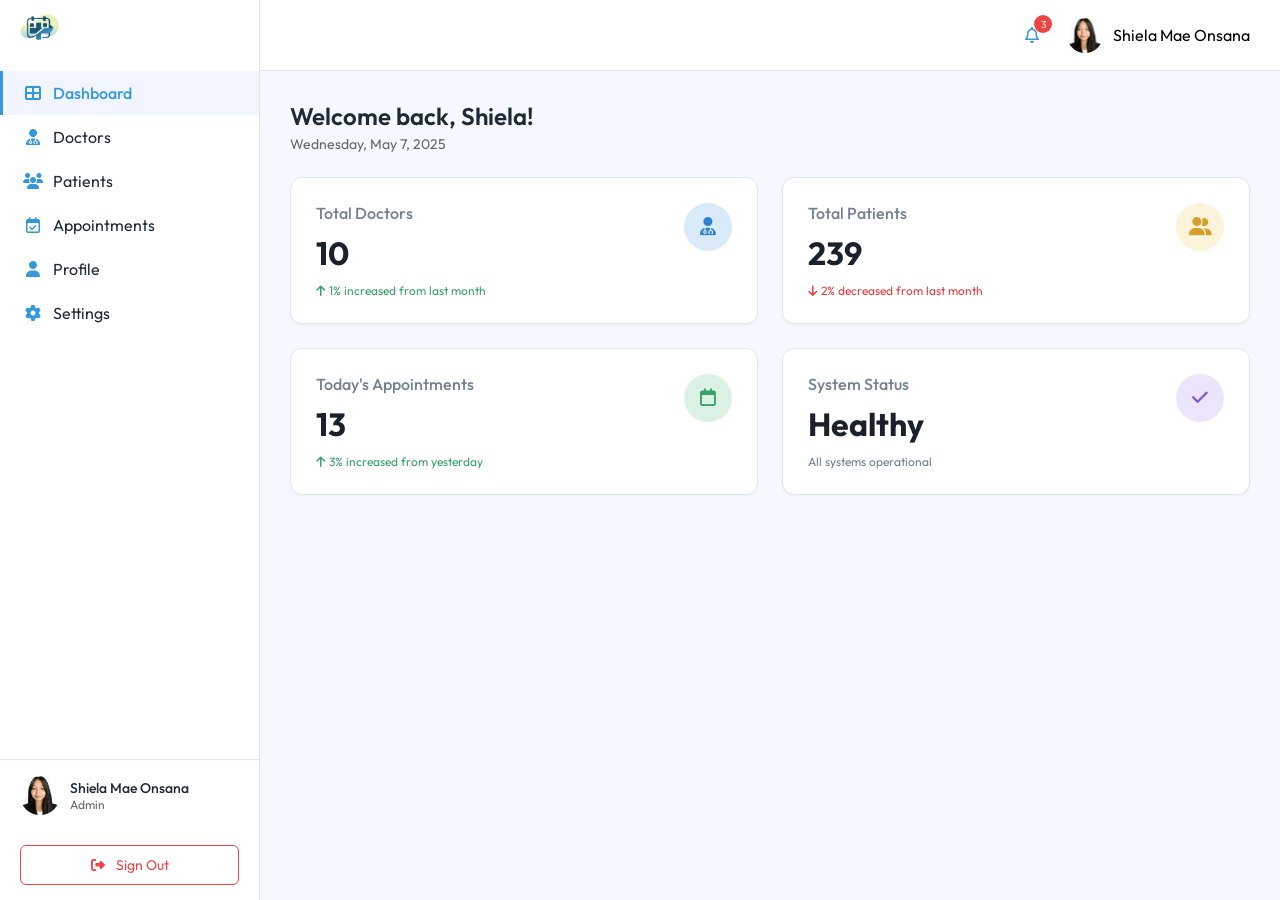
<file: dashboard/admin/index.html>
<!DOCTYPE html>
<html lang="en">

<head>
    <meta charset="UTF-8">
    <meta name="viewport" content="width=device-width, initial-scale=1.0">
    <title>Admin's Dashboard</title>
    <link rel="icon" href="images/logo.png" type="my_logo">
    <link rel="stylesheet" href="https://cdnjs.cloudflare.com/ajax/libs/font-awesome/6.4.0/css/all.min.css">
    <style>
        @import url('https://fonts.googleapis.com/css2?family=Grand+Hotel&family=Jost:ital,wght@0,100..900;1,100..900&family=Outfit:wght@100..900&family=Poppins:ital,wght@0,100;0,200;0,300;0,400;0,500;0,600;0,700;0,800;0,900;1,100;1,200;1,300;1,400;1,500;1,600;1,700;1,800;1,900&family=Roboto:ital,wght@0,100..900;1,100..900&family=Winky+Sans:ital,wght@0,300..900;1,300..900&display=swap');


        * {
            margin: 0;
            padding: 0;
            box-sizing: border-box;
            font-family: 'Outfit', sans-serif;

        }

        body {
            background-color: #f5f9ff;
        }

        .container {
            display: flex;
            min-height: 100vh;
        }

        .sidebar {
            width: 260px;
            background-color: white;
            border-right: 1px solid #e0e7f1;
            display: flex;
            flex-direction: column;
            position: fixed;
            height: 100%;
        }

        .logo {
            display: flex;
            align-items: center;
        }

        .logo img {
            width: 40px;
            height: auto;
            margin-top: 7px;
            margin-left: 20px;
        }

        .logo-text {
            color: #3498db;
            font-weight: bold;
            font-style: italic;
            font-size: 24px;
            margin-left: 5px;
        }

        .nav-menu {
            flex-grow: 1;
            display: flex;
            flex-direction: column;
            padding: 20px 0;
        }

        .nav-item {
            display: flex;
            align-items: center;
            padding: 12px 20px;
            color: #1f2937;
            text-decoration: none;
            transition: all 0.3s;
            border-left: 3px solid transparent;
        }

        .nav-item.active {
            background-color: #f0f5ff;
            color: #3498db;
            border-left: 3px solid #3498db;
            font-weight: 500;
        }

        .nav-item:hover:not(.active) {
            background-color: #f8fafc;
            color: #3498db;
        }

        .nav-item i {
            width: 20px;
            margin-right: 10px;
            text-align: center;
            color: #3498db;
        }

        .user-profile {
            padding: 15px 20px;
            display: flex;
            align-items: center;
            border-top: 1px solid #e0e7f1;
        }

        .user-avatar {
            width: 40px;
            height: 40px;
            border-radius: 50%;
            background-color: #e5e7eb;
            margin-right: 10px;
            overflow: hidden;
        }

        .user-avatar img {
            width: 100%;
            height: 100%;
            object-fit: cover;
        }

        .user-info {
            flex-grow: 1;
        }

        .user-name {
            font-weight: 500;
            color: #1f2937;
            font-size: 14px;
        }

        .user-role {
            color: #666;
            font-size: 12px;
        }

        .logout-btn {
            display: block;
            margin: 15px 20px;
            padding: 10px;
            border: 1px solid #ef4444;
            border-radius: 6px;
            color: #ef4444;
            background-color: white;
            text-align: center;
            text-decoration: none;
            font-size: 14px;
            transition: all 0.3s;
        }

        .logout-btn:hover {
            background-color: #fef2f2;
        }

        .logout-btn i {
            margin-right: 8px;
        }

        .main-content {
            flex-grow: 1;
            margin-left: 260px;
        }

        .top-bar {
            display: flex;
            align-items: center;
            justify-content: space-between;
            padding: 15px 30px;
            background-color: white;
            border-bottom: 1px solid #e0e7f1;
        }

        .menu-toggle {
            display: none;
            font-size: 20px;
            color: #3498db;
            cursor: pointer;
            margin-right: 15px;
        }

        .search-container {
            flex-grow: 1;
            max-width: 500px;
            position: relative;
        }

        .search-container i {
            position: absolute;
            left: 10px;
            top: 50%;
            transform: translateY(-50%);
            color: #3498db;
        }

        .search-input {
            width: 100%;
            padding: 8px 10px 8px 35px;
            border: 1px solid #e0e7f1;
            border-radius: 20px;
            background-color: #f8fafc;
            outline: none;
            transition: all 0.3s;
        }

        .search-input:focus {
            background-color: white;
            border-color: #bfdbfe;
            box-shadow: 0 0 0 3px rgba(59, 130, 246, 0.1);
        }

        .notification-container {
            display: flex;
            align-items: center;
        }

        .icon-btn {
            width: 40px;
            height: 40px;
            border-radius: 50%;
            display: flex;
            align-items: center;
            justify-content: center;
            margin-left: 10px;
            position: relative;
            color: #3498db;
            background-color: transparent;
            transition: all 0.3s;
        }

        .icon-btn:hover {
            background-color: #f0f5ff;
            color: #3498db;
        }

        .notification-badge {
            position: absolute;
            top: 0;
            right: 0;
            background-color: #ef4444;
            color: white;
            border-radius: 50%;
            width: 18px;
            height: 18px;
            font-size: 10px;
            display: flex;
            align-items: center;
            justify-content: center;
        }

        .user-dropdown {
            display: flex;
            align-items: center;
            margin-left: 15px;
        }

        .user-dropdown img {
            width: 36px;
            height: 36px;
            border-radius: 50%;
            object-fit: cover;
            margin-right: 10px;
        }

        .content {
            padding: 30px;
        }


        /* Welcome Section */
        .welcome-section {
            display: flex;
            justify-content: space-between;
            align-items: center;
            margin-bottom: 24px;
        }

        .welcome-text h1 {
            font-size: 24px;
            font-weight: 600;
            color: #1f2937;
            margin-bottom: 4px;
        }

        .welcome-text p {
            color: #666;
            font-size: 14px;
        }

        /* Stats Cards */
        .stats-container {
            display: grid;
            grid-template-columns: repeat(2, 1fr);
            gap: 24px;
        }

        .stat-card {
            background-color: white;
            border-radius: 12px;
            padding: 25px;
            box-shadow: 0 1px 3px rgba(0, 0, 0, 0.05);
            display: flex;
            justify-content: space-between;
            align-items: flex-start;
            border: 1px solid #e2e8f0;
        }

        .stat-info h3 {
            color: #718096;
            font-size: 16px;
            font-weight: 500;
            margin-bottom: 10px;
        }

        .stat-number {
            font-size: 32px;
            font-weight: 700;
            color: #1a202c;
            margin-bottom: 10px;
        }

        .stat-change,
        .stat-rate {
            font-size: 12px;
            display: flex;
            align-items: center;
        }

        .stat-change i {
            margin-right: 4px;
        }

        .positive {
            color: #38a169;
        }

        .negative {
            color: #e53e3e;
        }

        .stat-rate {
            color: #718096;
        }

        .stat-icon {
            width: 48px;
            height: 48px;
            border-radius: 50%;
            display: flex;
            align-items: center;
            justify-content: center;
            color: white;
            font-size: 18px;
            flex-shrink: 0;
        }

        .blue {
            background-color: rgba(66, 153, 225, 0.2);
            color: #3182ce;
        }

        .yellow {
            background-color: rgba(236, 201, 75, 0.2);
            color: #d69e2e;
        }

        .green {
            background-color: rgba(72, 187, 120, 0.2);
            color: #38a169;
        }

        .purple {
            background-color: rgba(159, 122, 234, 0.2);
            color: #805ad5;
        }

        /* Responsive Design */
        @media (max-width: 1200px) {
            /* Stats already in 2 columns by default */
        }

        @media (max-width: 992px) {
            .search-container {
                max-width: 300px;
            }
        }

        @media (max-width: 768px) {
            .sidebar {
                transform: translateX(-100%);
                width: 240px;
            }

            .sidebar.active {
                transform: translateX(0);
                box-shadow: 0 0 15px rgba(0, 0, 0, 0.1);
            }

            .main-content {
                margin-left: 0;
                width: 100%;
            }

            .main-content.expanded {
                margin-left: 0;
            }

            .menu-toggle {
                display: block;
            }

            .search-container {
                max-width: none;
                flex-grow: 1;
            }

            .user-name-display {
                display: none;
            }

            .welcome-text h1 {
                font-size: 20px;
            }
        }

        @media (max-width: 576px) {
            .stats-container {
                grid-template-columns: 1fr;
            }

            .content {
                padding: 20px 15px;
            }

            .top-bar {
                padding: 12px 15px;
            }

            .search-input {
                padding: 6px 8px 6px 30px;
            }

            .search-container i {
                left: 8px;
            }

            .welcome-text h1 {
                font-size: 18px;
            }

            .stat-card {
                padding: 20px;
            }

            .stat-number {
                font-size: 28px;
            }

            .icon-btn {
                width: 36px;
                height: 36px;
            }
        }
    </style>
</head>

<body>
    <div class="container">
        <div class="sidebar" id="sidebar">
            <div class="logo">
                <a href="">
                    <img src="images/logo.png" alt="">
                </a>
            </div>
            <div class="nav-menu">
                <a href="index.html" class="nav-item active">
                    <i class="fas fa-th-large"></i>
                    <span>Dashboard</span>
                </a>
                <a href="doctors.html" class="nav-item">
                    <i class="fa-solid fa-user-doctor"></i>
                    <span>Doctors</span>
                </a>
                <a href="patients.html" class="nav-item">
                    <i class="fa-solid fa-users"></i>
                    <span>Patients</span>
                </a>
                <a href="appointments.html" class="nav-item">
                    <i class="fa-regular fa-calendar-check"></i>
                    <span>Appointments</span>
                </a>
                <a href="profile.html" class="nav-item">
                    <i class="fa-solid fa-user"></i>
                    <span>Profile</span>
                </a>
                <a href="setting.html" class="nav-item">
                    <i class="fas fa-cog"></i>
                    <span>Settings</span>
                </a>
            </div>
            <div class="user-profile">
                <div class="user-avatar">
                    <img src="images/id.png" alt="Shiela Mae">
                </div>
                <div class="user-info">
                    <div class="user-name">Shiela Mae Onsana</div>
                    <div class="user-role">Admin</div>
                </div>
            </div>
            <a href="#" class="logout-btn">
                <i class="fas fa-sign-out-alt"></i>
                Sign Out
            </a>
        </div>
        <div class="main-content">
            <div class="top-bar">
                <div class="menu-toggle" id="menu-toggle">
                    <i class="fas fa-bars"></i>
                </div>
                <div class="search-container">

                </div>
                <div class="notification-container">
                    <div class="icon-btn">
                        <i class="far fa-bell"></i>
                        <span class="notification-badge">3</span>
                    </div>
                    <div class="user-dropdown">
                        <img src="images/id.png" alt="Dr. Chen">
                        <span class="user-name-display">Shiela Mae Onsana</span>
                    </div>
                </div>
            </div>
            <div class="content">
                <!-- Welcome Section -->
                <div class="welcome-section">
                    <div class="welcome-text">
                        <h1>Welcome back, Shiela!</h1>
                        <p>Wednesday, May 7, 2025</p>
                    </div>
                </div>

                <!-- Stats Cards -->
                <div class="stats-container">
                    <div class="stat-card">
                        <div class="stat-info">
                            <h3>Total Doctors</h3>
                            <div class="stat-number">10</div>
                            <div class="stat-change positive">
                                <i class="fas fa-arrow-up"></i>
                                1% increased from last month
                            </div>
                        </div>
                        <div class="stat-icon blue">
                            <i class="fa-solid fa-user-doctor"></i>
                        </div>
                    </div>

                    <div class="stat-card">
                        <div class="stat-info">
                            <h3>Total Patients</h3>
                            <div class="stat-number">239</div>
                            <div class="stat-change negative">
                                <i class="fas fa-arrow-down"></i>
                                2% decreased from last month
                            </div>
                        </div>
                        <div class="stat-icon yellow">
                            <i class="fas fa-user-friends"></i>
                        </div>
                    </div>

                    <div class="stat-card">
                        <div class="stat-info">
                            <h3>Today's Appointments</h3>
                            <div class="stat-number">13</div>
                            <div class="stat-change positive">
                                <i class="fas fa-arrow-up"></i>
                                3% increased from yesterday
                            </div>
                        </div>
                        <div class="stat-icon green">
                            <i class="far fa-calendar"></i>
                        </div>
                    </div>

                    <div class="stat-card">
                        <div class="stat-info">
                            <h3>System Status</h3>
                            <div class="stat-number">Healthy</div>
                            <div class="stat-rate">
                                All systems operational
                            </div>
                        </div>
                        <div class="stat-icon purple">
                            <i class="fas fa-check"></i>
                        </div>
                    </div>
                </div>
            </div>
        </div>
    </div>

    <script>
        // Toggle sidebar functionality
        document.getElementById('menu-toggle').addEventListener('click', function () {
            document.getElementById('sidebar').classList.toggle('active');
            document.querySelector('.main-content').classList.toggle('expanded');
        });

        // Close sidebar when clicking outside on small screens
        document.addEventListener('click', function (event) {
            const sidebar = document.getElementById('sidebar');
            const menuToggle = document.getElementById('menu-toggle');

            if (window.innerWidth <= 768 &&
                !sidebar.contains(event.target) &&
                !menuToggle.contains(event.target) &&
                sidebar.classList.contains('active')) {
                sidebar.classList.remove('active');
                document.querySelector('.main-content').classList.remove('expanded');
            }
        });

        // Adjust sidebar on window resize
        window.addEventListener('resize', function () {
            const sidebar = document.getElementById('sidebar');
            if (window.innerWidth > 768 && sidebar.classList.contains('active')) {
                sidebar.classList.remove('active');
                document.querySelector('.main-content').classList.remove('expanded');
            }
        });
    </script>
</body>

</html>
</file>
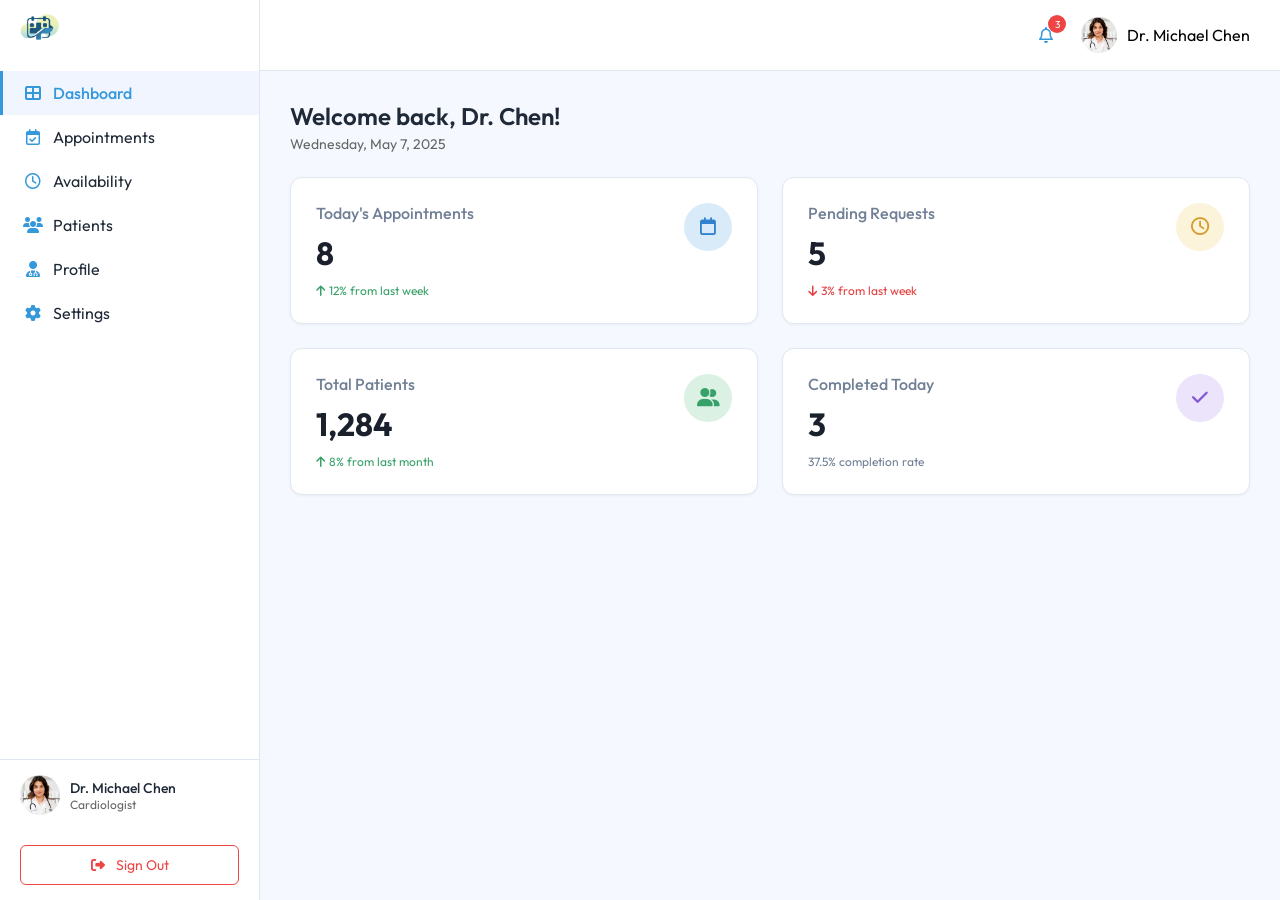
<file: dashboard/doctor/index.html>
<!DOCTYPE html>
<html lang="en">

<head>
    <meta charset="UTF-8">
    <meta name="viewport" content="width=device-width, initial-scale=1.0">
    <title>Doctor's Dashboard</title>
    <link rel="icon" href="images/logo.png" type="my_logo">
    <link rel="stylesheet" href="https://cdnjs.cloudflare.com/ajax/libs/font-awesome/6.4.0/css/all.min.css">
    <style>
        @import url('https://fonts.googleapis.com/css2?family=Grand+Hotel&family=Jost:ital,wght@0,100..900;1,100..900&family=Outfit:wght@100..900&family=Poppins:ital,wght@0,100;0,200;0,300;0,400;0,500;0,600;0,700;0,800;0,900;1,100;1,200;1,300;1,400;1,500;1,600;1,700;1,800;1,900&family=Roboto:ital,wght@0,100..900;1,100..900&family=Winky+Sans:ital,wght@0,300..900;1,300..900&display=swap');


        * {
            margin: 0;
            padding: 0;
            box-sizing: border-box;
            font-family: 'Outfit', sans-serif;

        }

        body {
            background-color: #f5f9ff;
        }

        .container {
            display: flex;
            min-height: 100vh;
        }

        .sidebar {
            width: 260px;
            background-color: white;
            border-right: 1px solid #e0e7f1;
            display: flex;
            flex-direction: column;
            position: fixed;
            height: 100%;
        }

        .logo {
            display: flex;
            align-items: center;
        }

        .logo img {
            width: 40px;
            height: auto;
            margin-top: 7px;
            margin-left: 20px;
        }

        .logo-text {
            color: #3498db;
            font-weight: bold;
            font-style: italic;
            font-size: 24px;
            margin-left: 5px;
        }

        .nav-menu {
            flex-grow: 1;
            display: flex;
            flex-direction: column;
            padding: 20px 0;
        }

        .nav-item {
            display: flex;
            align-items: center;
            padding: 12px 20px;
            color: #1f2937;
            text-decoration: none;
            transition: all 0.3s;
            border-left: 3px solid transparent;
        }

        .nav-item.active {
            background-color: #f0f5ff;
            color: #3498db;
            border-left: 3px solid #3498db;
            font-weight: 500;
        }

        .nav-item:hover:not(.active) {
            background-color: #f8fafc;
            color: #3498db;
        }

        .nav-item i {
            width: 20px;
            margin-right: 10px;
            text-align: center;
            color: #3498db;
        }

        .user-profile {
            padding: 15px 20px;
            display: flex;
            align-items: center;
            border-top: 1px solid #e0e7f1;
        }

        .user-avatar {
            width: 40px;
            height: 40px;
            border-radius: 50%;
            background-color: #e5e7eb;
            margin-right: 10px;
            overflow: hidden;
        }

        .user-avatar img {
            width: 100%;
            height: 100%;
            object-fit: cover;
        }

        .user-info {
            flex-grow: 1;
        }

        .user-name {
            font-weight: 500;
            color: #1f2937;
            font-size: 14px;
        }

        .user-role {
            color: #666;
            font-size: 12px;
        }

        .logout-btn {
            display: block;
            margin: 15px 20px;
            padding: 10px;
            border: 1px solid #ef4444;
            border-radius: 6px;
            color: #ef4444;
            background-color: white;
            text-align: center;
            text-decoration: none;
            font-size: 14px;
            transition: all 0.3s;
        }

        .logout-btn:hover {
            background-color: #fef2f2;
        }

        .logout-btn i {
            margin-right: 8px;
        }

        .main-content {
            flex-grow: 1;
            margin-left: 260px;
        }

        .top-bar {
            display: flex;
            align-items: center;
            justify-content: space-between;
            padding: 15px 30px;
            background-color: white;
            border-bottom: 1px solid #e0e7f1;
        }

        .menu-toggle {
            display: none;
            font-size: 20px;
            color: #3498db;
            cursor: pointer;
            margin-right: 15px;
        }

        .search-container {
            flex-grow: 1;
            max-width: 500px;
            position: relative;
        }

        .search-container i {
            position: absolute;
            left: 10px;
            top: 50%;
            transform: translateY(-50%);
            color: #3498db;
        }

        .search-input {
            width: 100%;
            padding: 8px 10px 8px 35px;
            border: 1px solid #e0e7f1;
            border-radius: 20px;
            background-color: #f8fafc;
            outline: none;
            transition: all 0.3s;
        }

        .search-input:focus {
            background-color: white;
            border-color: #bfdbfe;
            box-shadow: 0 0 0 3px rgba(59, 130, 246, 0.1);
        }

        .notification-container {
            display: flex;
            align-items: center;
        }

        .icon-btn {
            width: 40px;
            height: 40px;
            border-radius: 50%;
            display: flex;
            align-items: center;
            justify-content: center;
            margin-left: 10px;
            position: relative;
            color: #3498db;
            background-color: transparent;
            transition: all 0.3s;
        }

        .icon-btn:hover {
            background-color: #f0f5ff;
            color: #3498db;
        }

        .notification-badge {
            position: absolute;
            top: 0;
            right: 0;
            background-color: #ef4444;
            color: white;
            border-radius: 50%;
            width: 18px;
            height: 18px;
            font-size: 10px;
            display: flex;
            align-items: center;
            justify-content: center;
        }

        .user-dropdown {
            display: flex;
            align-items: center;
            margin-left: 15px;
        }

        .user-dropdown img {
            width: 36px;
            height: 36px;
            border-radius: 50%;
            object-fit: cover;
            margin-right: 10px;
        }

        .content {
            padding: 30px;
        }

        /* Welcome Section */
        .welcome-section {
            display: flex;
            justify-content: space-between;
            align-items: center;
            margin-bottom: 24px;
        }

        .welcome-text h1 {
            font-size: 24px;
            font-weight: 600;
            color: #1f2937;
            margin-bottom: 4px;
        }

        .welcome-text p {
            color: #666;
            font-size: 14px;
        }

        /* Stats Cards */
        .stats-container {
            display: grid;
            grid-template-columns: repeat(2, 1fr);
            gap: 24px;
        }

        .stat-card {
            background-color: white;
            border-radius: 12px;
            padding: 25px;
            box-shadow: 0 1px 3px rgba(0, 0, 0, 0.05);
            display: flex;
            justify-content: space-between;
            align-items: flex-start;
            border: 1px solid #e2e8f0;
        }

        .stat-info h3 {
            color: #718096;
            font-size: 16px;
            font-weight: 500;
            margin-bottom: 10px;
        }

        .stat-number {
            font-size: 32px;
            font-weight: 700;
            color: #1a202c;
            margin-bottom: 10px;
        }

        .stat-change,
        .stat-rate {
            font-size: 12px;
            display: flex;
            align-items: center;
        }

        .stat-change i {
            margin-right: 4px;
        }

        .positive {
            color: #38a169;
        }

        .negative {
            color: #e53e3e;
        }

        .stat-rate {
            color: #718096;
        }

        .stat-icon {
            width: 48px;
            height: 48px;
            border-radius: 50%;
            display: flex;
            align-items: center;
            justify-content: center;
            color: white;
            font-size: 18px;
            flex-shrink: 0;
        }

        .blue {
            background-color: rgba(66, 153, 225, 0.2);
            color: #3182ce;
        }

        .yellow {
            background-color: rgba(236, 201, 75, 0.2);
            color: #d69e2e;
        }

        .green {
            background-color: rgba(72, 187, 120, 0.2);
            color: #38a169;
        }

        .purple {
            background-color: rgba(159, 122, 234, 0.2);
            color: #805ad5;
        }

        /* Responsive Design */
        @media (max-width: 1200px) {
            /* Stats already in 2 columns by default */
        }

        @media (max-width: 992px) {
            .search-container {
                max-width: 300px;
            }
        }

        @media (max-width: 768px) {
            .sidebar {
                transform: translateX(-100%);
                width: 240px;
            }

            .sidebar.active {
                transform: translateX(0);
                box-shadow: 0 0 15px rgba(0, 0, 0, 0.1);
            }

            .main-content {
                margin-left: 0;
                width: 100%;
            }

            .main-content.expanded {
                margin-left: 0;
            }

            .menu-toggle {
                display: block;
            }

            .search-container {
                max-width: none;
                flex-grow: 1;
            }

            .user-name-display {
                display: none;
            }

            .welcome-text h1 {
                font-size: 20px;
            }
        }

        @media (max-width: 576px) {
            .stats-container {
                grid-template-columns: 1fr;
            }

            .content {
                padding: 20px 15px;
            }

            .top-bar {
                padding: 12px 15px;
            }

            .search-input {
                padding: 6px 8px 6px 30px;
            }

            .search-container i {
                left: 8px;
            }

            .welcome-text h1 {
                font-size: 18px;
            }

            .stat-card {
                padding: 20px;
            }

            .stat-number {
                font-size: 28px;
            }

            .icon-btn {
                width: 36px;
                height: 36px;
            }
        }
    </style>
</head>

<body>
    <div class="container">
        <div class="sidebar" id="sidebar">
            <div class="logo">
                <a href="">
                    <img src="images/logo.png" alt="">
                </a>
            </div>
            <div class="nav-menu">
                <a href="index.html" class="nav-item active">
                    <i class="fas fa-th-large"></i>
                    <span>Dashboard</span>
                </a>
                <a href="appointments.html" class="nav-item">
                    <i class="fa-regular fa-calendar-check"></i>
                    <span>Appointments</span>
                </a>
                <a href="availability.html" class="nav-item">
                    <i class="far fa-clock"></i>
                    <span>Availability</span>
                </a>
                <a href="patients.html" class="nav-item">
                    <i class="fa-solid fa-users"></i>
                    <span>Patients</span>
                </a>
                <a href="profile.html" class="nav-item">
                    <i class="fa-solid fa-user-doctor"></i>
                    <span>Profile</span>
                </a>
                <a href="setting.html" class="nav-item">
                    <i class="fas fa-cog"></i>
                    <span>Settings</span>
                </a>
            </div>
            <div class="user-profile">
                <div class="user-avatar">
                    <img src="images/doctor-1.png" alt="Dr. Chen">
                </div>
                <div class="user-info">
                    <div class="user-name">Dr. Michael Chen</div>
                    <div class="user-role">Cardiologist</div>
                </div>
            </div>
            <a href="#" class="logout-btn">
                <i class="fas fa-sign-out-alt"></i>
                Sign Out
            </a>
        </div>
        <div class="main-content">
            <div class="top-bar">
                <div class="menu-toggle" id="menu-toggle">
                    <i class="fas fa-bars"></i>
                </div>
                <div class="search-container">

                </div>
                <div class="notification-container">
                    <div class="icon-btn">
                        <i class="far fa-bell"></i>
                        <span class="notification-badge">3</span>
                    </div>
                    <div class="user-dropdown">
                        <img src="images/doctor-1.png" alt="Dr. Chen">
                        <span class="user-name-display">Dr. Michael Chen</span>
                    </div>
                </div>
            </div>
            <div class="content">
                <!-- Welcome Section -->
                <div class="welcome-section">
                    <div class="welcome-text">
                        <h1>Welcome back, Dr. Chen!</h1>
                        <p>Wednesday, May 7, 2025</p>
                    </div>
                </div>

                <!-- Stats Cards -->
                <div class="stats-container">
                    <div class="stat-card">
                        <div class="stat-info">
                            <h3>Today's Appointments</h3>
                            <div class="stat-number">8</div>
                            <div class="stat-change positive">
                                <i class="fas fa-arrow-up"></i>
                                12% from last week
                            </div>
                        </div>
                        <div class="stat-icon blue">
                            <i class="far fa-calendar"></i>
                        </div>
                    </div>

                    <div class="stat-card">
                        <div class="stat-info">
                            <h3>Pending Requests</h3>
                            <div class="stat-number">5</div>
                            <div class="stat-change negative">
                                <i class="fas fa-arrow-down"></i>
                                3% from last week
                            </div>
                        </div>
                        <div class="stat-icon yellow">
                            <i class="far fa-clock"></i>
                        </div>
                    </div>

                    <div class="stat-card">
                        <div class="stat-info">
                            <h3>Total Patients</h3>
                            <div class="stat-number">1,284</div>
                            <div class="stat-change positive">
                                <i class="fas fa-arrow-up"></i>
                                8% from last month
                            </div>
                        </div>
                        <div class="stat-icon green">
                            <i class="fas fa-user-friends"></i>
                        </div>
                    </div>

                    <div class="stat-card">
                        <div class="stat-info">
                            <h3>Completed Today</h3>
                            <div class="stat-number">3</div>
                            <div class="stat-rate">
                                37.5% completion rate
                            </div>
                        </div>
                        <div class="stat-icon purple">
                            <i class="fas fa-check"></i>
                        </div>
                    </div>
                </div>
            </div>
        </div>
    </div>

    <script>
        // Toggle sidebar functionality
        document.getElementById('menu-toggle').addEventListener('click', function () {
            document.getElementById('sidebar').classList.toggle('active');
            document.querySelector('.main-content').classList.toggle('expanded');
        });

        // Close sidebar when clicking outside on small screens
        document.addEventListener('click', function (event) {
            const sidebar = document.getElementById('sidebar');
            const menuToggle = document.getElementById('menu-toggle');

            if (window.innerWidth <= 768 &&
                !sidebar.contains(event.target) &&
                !menuToggle.contains(event.target) &&
                sidebar.classList.contains('active')) {
                sidebar.classList.remove('active');
                document.querySelector('.main-content').classList.remove('expanded');
            }
        });

        // Adjust sidebar on window resize
        window.addEventListener('resize', function () {
            const sidebar = document.getElementById('sidebar');
            if (window.innerWidth > 768 && sidebar.classList.contains('active')) {
                sidebar.classList.remove('active');
                document.querySelector('.main-content').classList.remove('expanded');
            }
        });
    </script>
</body>

</html>
</file>
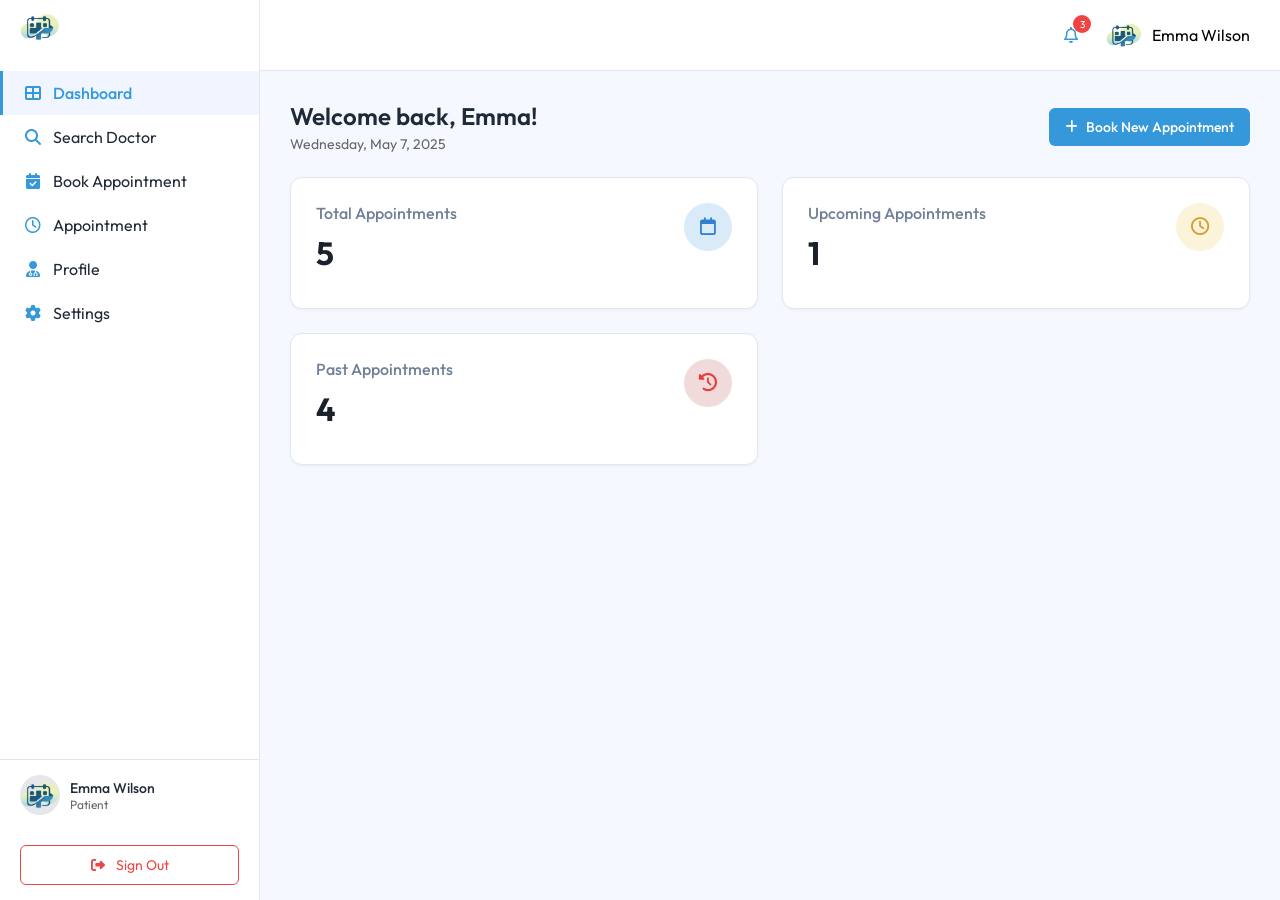
<file: dashboard/patient/index.html>
<!DOCTYPE html>
<html lang="en">

<head>
    <meta charset="UTF-8">
    <meta name="viewport" content="width=device-width, initial-scale=1.0">
    <title>Patient's Dashboard</title>
    <link rel="icon" href="images/logo.png" type="my_logo">
    <link rel="stylesheet" href="https://cdnjs.cloudflare.com/ajax/libs/font-awesome/6.4.0/css/all.min.css">
    <style>
        @import url('https://fonts.googleapis.com/css2?family=Grand+Hotel&family=Jost:ital,wght@0,100..900;1,100..900&family=Outfit:wght@100..900&family=Poppins:ital,wght@0,100;0,200;0,300;0,400;0,500;0,600;0,700;0,800;0,900;1,100;1,200;1,300;1,400;1,500;1,600;1,700;1,800;1,900&family=Roboto:ital,wght@0,100..900;1,100..900&family=Winky+Sans:ital,wght@0,300..900;1,300..900&display=swap');


        * {
            margin: 0;
            padding: 0;
            box-sizing: border-box;
            font-family: 'Outfit', sans-serif;

        }

        body {
            background-color: #f5f9ff;
        }

        .container {
            display: flex;
            min-height: 100vh;
        }

        .sidebar {
            width: 260px;
            background-color: white;
            border-right: 1px solid #e0e7f1;
            display: flex;
            flex-direction: column;
            position: fixed;
            height: 100%;
        }

        .logo {
            display: flex;
            align-items: center;
        }

        .logo img {
            width: 40px;
            height: auto;
            margin-top: 7px;
            margin-left: 20px;
        }

        .logo-text {
            color: #3498db;
            font-weight: bold;
            font-style: italic;
            font-size: 24px;
            margin-left: 5px;
        }

        .nav-menu {
            flex-grow: 1;
            display: flex;
            flex-direction: column;
            padding: 20px 0;
        }

        .nav-item {
            display: flex;
            align-items: center;
            padding: 12px 20px;
            color: #1f2937;
            text-decoration: none;
            transition: all 0.3s;
            border-left: 3px solid transparent;
        }

        .nav-item.active {
            background-color: #f0f5ff;
            color: #3498db;
            border-left: 3px solid #3498db;
            font-weight: 500;
        }

        .nav-item:hover:not(.active) {
            background-color: #f8fafc;
            color: #3498db;
        }

        .nav-item i {
            width: 20px;
            margin-right: 10px;
            text-align: center;
            color: #3498db;
        }

        .user-profile {
            padding: 15px 20px;
            display: flex;
            align-items: center;
            border-top: 1px solid #e0e7f1;
        }

        .user-avatar {
            width: 40px;
            height: 40px;
            border-radius: 50%;
            background-color: #e5e7eb;
            margin-right: 10px;
            overflow: hidden;
        }

        .user-avatar img {
            width: 100%;
            height: 100%;
            object-fit: cover;
        }

        .user-info {
            flex-grow: 1;
        }

        .user-name {
            font-weight: 500;
            color: #1f2937;
            font-size: 14px;
        }

        .user-role {
            color: #666;
            font-size: 12px;
        }

        .logout-btn {
            display: block;
            margin: 15px 20px;
            padding: 10px;
            border: 1px solid #ef4444;
            border-radius: 6px;
            color: #ef4444;
            background-color: white;
            text-align: center;
            text-decoration: none;
            font-size: 14px;
            transition: all 0.3s;
        }

        .logout-btn:hover {
            background-color: #fef2f2;
        }

        .logout-btn i {
            margin-right: 8px;
        }

        .main-content {
            flex-grow: 1;
            margin-left: 260px;
        }

        .top-bar {
            display: flex;
            align-items: center;
            justify-content: space-between;
            padding: 15px 30px;
            background-color: white;
            border-bottom: 1px solid #e0e7f1;
        }

        .menu-toggle {
            display: none;
            font-size: 20px;
            color: #3498db;
            cursor: pointer;
            margin-right: 15px;
        }

        .search-container {
            flex-grow: 1;
            max-width: 500px;
            position: relative;
        }

        .search-container i {
            position: absolute;
            left: 10px;
            top: 50%;
            transform: translateY(-50%);
            color: #3498db;
        }

        .search-input {
            width: 100%;
            padding: 8px 10px 8px 35px;
            border: 1px solid #e0e7f1;
            border-radius: 20px;
            background-color: #f8fafc;
            outline: none;
            transition: all 0.3s;
        }

        .search-input:focus {
            background-color: white;
            border-color: #bfdbfe;
            box-shadow: 0 0 0 3px rgba(59, 130, 246, 0.1);
        }

        .notification-container {
            display: flex;
            align-items: center;
        }

        .icon-btn {
            width: 40px;
            height: 40px;
            border-radius: 50%;
            display: flex;
            align-items: center;
            justify-content: center;
            margin-left: 10px;
            position: relative;
            color: #3498db;
            background-color: transparent;
            transition: all 0.3s;
        }

        .icon-btn:hover {
            background-color: #f0f5ff;
            color: #3498db;
        }

        .notification-badge {
            position: absolute;
            top: 0;
            right: 0;
            background-color: #ef4444;
            color: white;
            border-radius: 50%;
            width: 18px;
            height: 18px;
            font-size: 10px;
            display: flex;
            align-items: center;
            justify-content: center;
        }

        .user-dropdown {
            display: flex;
            align-items: center;
            margin-left: 15px;
        }

        .user-dropdown img {
            width: 36px;
            height: 36px;
            border-radius: 50%;
            object-fit: cover;
            margin-right: 10px;
        }

        .content {
            padding: 30px;
        }

        /* Welcome Section */
        .welcome-section {
            display: flex;
            justify-content: space-between;
            align-items: center;
            margin-bottom: 24px;
        }

        .welcome-text h1 {
            font-size: 24px;
            font-weight: 600;
            color: #1f2937;
            margin-bottom: 4px;
        }

        .welcome-text p {
            color: #666;
            font-size: 14px;
        }

        .add-doctor-btn {
            background-color: #3498db;
            color: white;
            border: none;
            border-radius: 6px;
            padding: 10px 16px;
            font-size: 14px;
            font-weight: 500;
            cursor: pointer;
            display: flex;
            align-items: center;
            gap: 8px;
            transition: all 0.3s;
        }

        .add-doctor-btn:hover {
            background-color: #2980b9;
        }


        /* Stats Cards */
        .stats-container {
            display: grid;
            grid-template-columns: repeat(2, 1fr);
            gap: 24px;
        }

        .stat-card {
            background-color: white;
            border-radius: 12px;
            padding: 25px;
            box-shadow: 0 1px 3px rgba(0, 0, 0, 0.05);
            display: flex;
            justify-content: space-between;
            align-items: flex-start;
            border: 1px solid #e2e8f0;
        }

        .stat-info h3 {
            color: #718096;
            font-size: 16px;
            font-weight: 500;
            margin-bottom: 10px;
        }

        .stat-number {
            font-size: 32px;
            font-weight: 700;
            color: #1a202c;
            margin-bottom: 10px;
        }

        .stat-icon {
            width: 48px;
            height: 48px;
            border-radius: 50%;
            display: flex;
            align-items: center;
            justify-content: center;
            color: white;
            font-size: 18px;
            flex-shrink: 0;
        }

        .blue {
            background-color: rgba(66, 153, 225, 0.2);
            color: #3182ce;
        }

        .yellow {
            background-color: rgba(236, 201, 75, 0.2);
            color: #d69e2e;
        }

        .red {
            background-color: rgba(187, 72, 72, 0.2);
            color: #e53e3e;
        }

        /* Responsive Design */
        @media (max-width: 1200px) {
            /* Stats already in 2 columns by default */
        }

        @media (max-width: 992px) {
            .search-container {
                max-width: 300px;
            }
        }

        @media (max-width: 768px) {
            .sidebar {
                transform: translateX(-100%);
                width: 240px;
            }

            .sidebar.active {
                transform: translateX(0);
                box-shadow: 0 0 15px rgba(0, 0, 0, 0.1);
            }

            .main-content {
                margin-left: 0;
                width: 100%;
            }

            .main-content.expanded {
                margin-left: 0;
            }

            .menu-toggle {
                display: block;
            }

            .search-container {
                max-width: none;
                flex-grow: 1;
            }

            .user-name-display {
                display: none;
            }

            .welcome-text h1 {
                font-size: 20px;
            }
        }

        @media (max-width: 576px) {
            .stats-container {
                grid-template-columns: 1fr;
            }

            .content {
                padding: 20px 15px;
            }

            .top-bar {
                padding: 12px 15px;
            }

            .search-input {
                padding: 6px 8px 6px 30px;
            }

            .search-container i {
                left: 8px;
            }

            .welcome-text h1 {
                font-size: 18px;
            }

            .stat-card {
                padding: 20px;
            }

            .stat-number {
                font-size: 28px;
            }

            .icon-btn {
                width: 36px;
                height: 36px;
            }
        }
    </style>
</head>

<body>
    <div class="container">
        <div class="sidebar" id="sidebar">
            <div class="logo">
                <a href="">
                    <img src="images/logo.png" alt="">
                </a>
            </div>
            <div class="nav-menu">
                <a href="index.html" class="nav-item active">
                    <i class="fas fa-th-large"></i>
                    <span>Dashboard</span>
                </a>
                <a href="search.html" class="nav-item">
                    <i class="fa-solid fa-magnifying-glass"></i>
                    <span>Search Doctor</span>
                </a>
                <a href="book.html" class="nav-item">
                    <i class="fa-solid fa-calendar-check"></i>
                    <span>Book Appointment</span>
                </a>
                <a href="appointments.html" class="nav-item">
                    <i class="far fa-clock"></i>
                    <span>Appointment</span>
                </a>
                <a href="profile.html" class="nav-item">
                    <i class="fa-solid fa-user-doctor"></i>
                    <span>Profile</span>
                </a>
                <a href="setting.html" class="nav-item">
                    <i class="fas fa-cog"></i>
                    <span>Settings</span>
                </a>
            </div>
            <div class="user-profile">
                <div class="user-avatar">
                    <img src="images/logo.png" alt="Patient">
                </div>
                <div class="user-info">
                    <div class="user-name">Emma Wilson</div>
                    <div class="user-role">Patient</div>
                </div>
            </div>
            <a href="#" class="logout-btn">
                <i class="fas fa-sign-out-alt"></i>
                Sign Out
            </a>
        </div>
        <div class="main-content">
            <div class="top-bar">
                <div class="menu-toggle" id="menu-toggle">
                    <i class="fas fa-bars"></i>
                </div>
                <div class="search-container">

                </div>
                <div class="notification-container">
                    <div class="icon-btn">
                        <i class="far fa-bell"></i>
                        <span class="notification-badge">3</span>
                    </div>
                    <div class="user-dropdown">
                        <img src="images/logo.png" alt="Patient">
                        <span class="user-name-display">Emma Wilson</span>
                    </div>
                </div>
            </div>
            <div class="content">
                <!-- Welcome Section -->
                <div class="welcome-section">
                    <div class="welcome-text">
                        <h1>Welcome back, Emma!</h1>
                        <p>Wednesday, May 7, 2025</p>
                    </div>
                    <a href="book.html" style="text-decoration: none;">
                        <button class="add-doctor-btn">
                            <i class="fas fa-plus"></i>
                            Book New Appointment

                        </button>
                    </a>

                </div>

                <!-- Stats Cards -->
                <div class="stats-container">
                    <div class="stat-card">
                        <div class="stat-info">
                            <h3>Total Appointments</h3>
                            <div class="stat-number">5</div>
                        </div>
                        <div class="stat-icon blue">
                            <i class="far fa-calendar"></i>
                        </div>
                    </div>

                    <div class="stat-card">
                        <div class="stat-info">
                            <h3>Upcoming Appointments</h3>
                            <div class="stat-number">1</div>
                        </div>
                        <div class="stat-icon yellow">
                            <i class="far fa-clock"></i>
                        </div>
                    </div>

                    <div class="stat-card">
                        <div class="stat-info">
                            <h3>Past Appointments</h3>
                            <div class="stat-number">4</div>
                        </div>
                        <div class="stat-icon red">
                            <i class="fa-solid fa-clock-rotate-left"></i>
                        </div>
                    </div>
                </div>
            </div>
        </div>
    </div>

    <script>
        // Toggle sidebar functionality
        document.getElementById('menu-toggle').addEventListener('click', function () {
            document.getElementById('sidebar').classList.toggle('active');
            document.querySelector('.main-content').classList.toggle('expanded');
        });

        // Close sidebar when clicking outside on small screens
        document.addEventListener('click', function (event) {
            const sidebar = document.getElementById('sidebar');
            const menuToggle = document.getElementById('menu-toggle');

            if (window.innerWidth <= 768 &&
                !sidebar.contains(event.target) &&
                !menuToggle.contains(event.target) &&
                sidebar.classList.contains('active')) {
                sidebar.classList.remove('active');
                document.querySelector('.main-content').classList.remove('expanded');
            }
        });

        // Adjust sidebar on window resize
        window.addEventListener('resize', function () {
            const sidebar = document.getElementById('sidebar');
            if (window.innerWidth > 768 && sidebar.classList.contains('active')) {
                sidebar.classList.remove('active');
                document.querySelector('.main-content').classList.remove('expanded');
            }
        });
    </script>
</body>

</html>
</file>
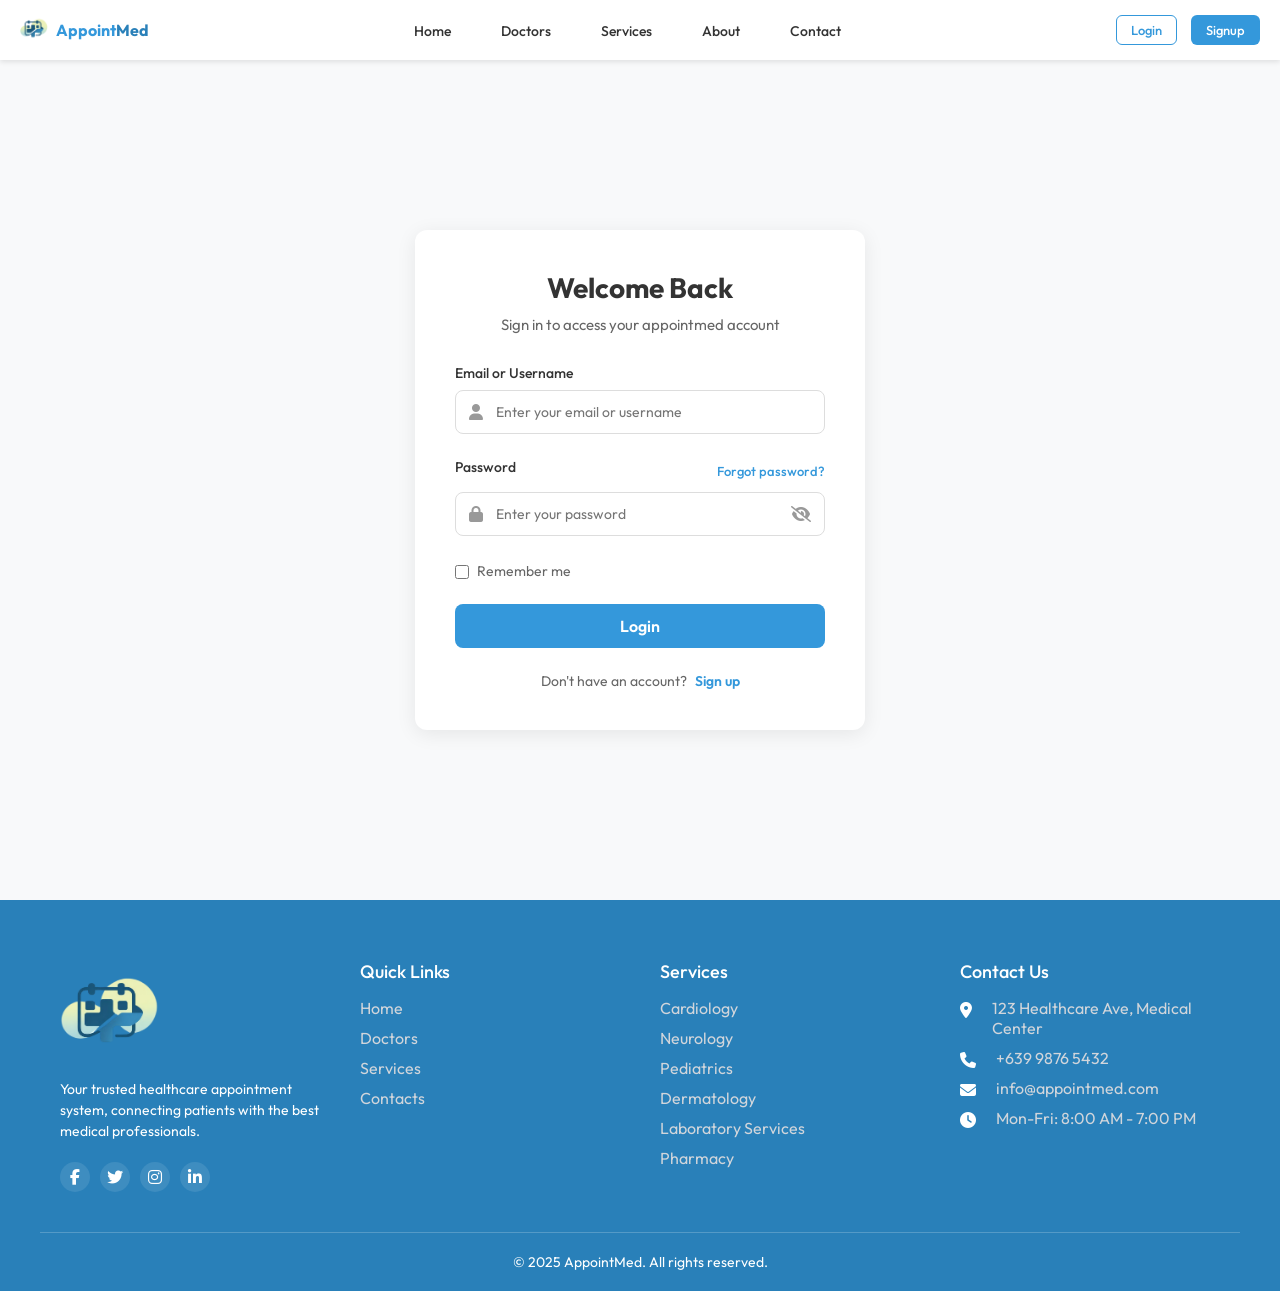
<file: login.html>
<!DOCTYPE html>
<html lang="en">

<head>
  <meta charset="UTF-8">
  <meta name="viewport" content="width=device-width, initial-scale=1.0">
  <title>Login | AppointMed</title>
  <link rel="stylesheet" href="style.css">
  <link rel="stylesheet" href="https://cdnjs.cloudflare.com/ajax/libs/font-awesome/6.4.0/css/all.min.css">
  <link rel="icon" href="images/logo.png" type="my_logo">
  <style>
    main {
      display: flex;
      justify-content: center;
      align-items: center;
      min-height: calc(100vh - 60px);
      padding: 20px;
      background-color: #f8f9fa;
    }

    .login-container {
      width: 100%;
      max-width: 450px;
      margin: 0 auto;
    }

    .login-card {
      background-color: #ffffff;
      border-radius: 12px;
      box-shadow: 0 4px 20px rgba(0, 0, 0, 0.08);
      padding: 40px;
      text-align: center;
    }

    .login-card h1 {
      font-size: 28px;
      font-weight: 700;
      color: #333;
      margin-bottom: 10px;
    }

    .subtitle {
      color: #666;
      font-size: 15px;
      margin-bottom: 30px;
    }

    .login-form {
      text-align: left;
    }

    .form-group {
      margin-bottom: 24px;
    }

    .form-group label {
      display: block;
      font-size: 14px;
      font-weight: 500;
      color: #333;
      margin-bottom: 8px;
    }

    .password-header {
      display: flex;
      justify-content: space-between;
      align-items: center;
      margin-bottom: 8px;
    }

    .forgot-password {
      font-size: 13px;
      color: #3498db;
      text-decoration: none;
      font-weight: 500;
    }

    .forgot-password:hover {
      text-decoration: underline;
    }

    .input-with-icon {
      position: relative;
    }

    .input-with-icon input {
      width: 100%;
      padding: 12px 40px;
      border: 1px solid #ddd;
      border-radius: 8px;
      font-size: 14px;
      transition: border-color 0.3s ease;
    }

    .input-with-icon input:focus {
      outline: none;
      border-color: #3498db;
      box-shadow: 0 0 0 2px rgba(52, 152, 219, 0.1);
    }

    .input-with-icon i {
      position: absolute;
      left: 14px;
      top: 50%;
      transform: translateY(-50%);
      color: #999;
    }

    .input-with-icon .toggle-password {
      left: auto;
      right: 14px;
      cursor: pointer;
    }

    .remember-me {
      margin-bottom: 24px;
    }

    .remember-me input {
      margin-right: 5px;
      width: 14px;
      height: 14px;
      cursor: pointer;
      vertical-align: middle;
      align-items: center;
    }

    .remember-me label {
      font-size: 14px;
      color: #666;
      cursor: pointer;
      display: inline-flex;
      align-items: center;
      margin: 0;
    }

    .login-btn {
      width: 100%;
      padding: 12px;
      background-color: #3498db;
      color: white;
      border: none;
      border-radius: 8px;
      font-size: 16px;
      font-weight: 600;
      cursor: pointer;
      transition: background-color 0.3s ease;
    }

    .login-btn:hover {
      background-color: #2980b9;
    }

    .signup-prompt {
      margin-top: 24px;
      font-size: 14px;
      color: #666;
    }

    .signup-prompt a {
      color: #3498db;
      font-weight: 600;
      text-decoration: none;
      margin-left: 5px;
    }

    .signup-prompt a:hover {
      text-decoration: underline;
    }
  </style>
</head>

<body>

  <header>
    <nav class="navbar">
      <div class="logo">
        <a href="index.html"><img src="images/logo.png" alt="AppointMed Logo"></a>
        <a href="index.html"><span>Appoint<span class="highlight">Med</span></span></a>
      </div>
      <!-- Hamburger Icon -->
      <div class="menu-toggle" id="menu-toggle">
        <i class="fas fa-bars"></i>
      </div>
      <div class="nav-container" id="nav-container">
        <ul class="nav-links">
          <li><a href="index.html">Home</a></li>
          <li><a href="doctors.html">Doctors</a></li>
          <li><a href="services.html">Services</a></li>
          <li><a href="about.html">About</a></li>
          <li><a href="contacts.html">Contact</a></li>
        </ul>
        <div class="auth-buttons">
          <a href="login.html" class="login">Login</a>
          <a href="signup.html" class="signup">Signup</a>
        </div>
      </div>
    </nav>
  </header>

  <main>
    <div class="login-container">
      <div class="login-card">
        <h1>Welcome Back</h1>
        <p class="subtitle">Sign in to access your appointmed account</p>

        <form class="login-form">
          <div class="form-group">
            <label for="email">Email or Username</label>
            <div class="input-with-icon">
              <i class="fas fa-user"></i>
              <input type="text" id="email" placeholder="Enter your email or username" required>
            </div>
          </div>

          <div class="form-group">
            <div class="password-header">
              <label for="password">Password</label>
              <a href="forgot-password.html" class="forgot-password">Forgot password?</a>
            </div>
            <div class="input-with-icon">
              <i class="fas fa-lock"></i>
              <input type="password" id="password" placeholder="Enter your password" required>
              <i class="fas fa-eye-slash toggle-password"></i>
            </div>
          </div>

          <div class="remember-me">
            <input type="checkbox" id="remember" name="remember" class="chk">
            <label for="remember">Remember me</label>
          </div>

          <button type="submit" class="login-btn">Login</button>
        </form>

        <div class="signup-prompt">
          <span>Don't have an account?</span>
          <a href="signup.html">Sign up</a>
        </div>
      </div>
    </div>
  </main>

  <!-- Footer -->
  <footer class="site-footer">
    <div class="footer-container">
      <div class="footer-logo">
        <img src="images/logo.png" alt="AppointMed Logo" class="footer-logo-img">
        <p class="footer-tagline">Your trusted healthcare appointment system, connecting patients with the best
          medical professionals.</p>
        <div class="social-icons">
          <a href="#" class="social-icon"><i class="fab fa-facebook-f"></i></a>
          <a href="#" class="social-icon"><i class="fab fa-twitter"></i></a>
          <a href="#" class="social-icon"><i class="fab fa-instagram"></i></a>
          <a href="#" class="social-icon"><i class="fab fa-linkedin-in"></i></a>
        </div>
      </div>

      <div class="footer-links">
        <h3>Quick Links</h3>
        <ul>
          <li><a href="index.html">Home</a></li>
          <li><a href="doctors.html">Doctors</a></li>
          <li><a href="services.html">Services</a></li>
          <li><a href="contacts.html">Contacts</a></li>
        </ul>
      </div>

      <div class="footer-services">
        <h3>Services</h3>
        <ul>
          <li>Cardiology</li>
          <li>Neurology</li>
          <li>Pediatrics</li>
          <li>Dermatology</li>
          <li>Laboratory Services</li>
          <li>Pharmacy</li>
        </ul>
      </div>

      <div class="footer-contact">
        <h3>Contact Us</h3>
        <ul class="contact-info">
          <li><i class="fas fa-map-marker-alt"></i> 123 Healthcare Ave, Medical Center</li>
          <li><i class="fas fa-phone"></i> +639 9876 5432</li>
          <li><i class="fas fa-envelope"></i>info@appointmed.com</li>
          <li><i class="fas fa-clock"></i> Mon-Fri: 8:00 AM - 7:00 PM</li>
        </ul>
      </div>
    </div>

    <div class="footer-bottom">
      <div class="copyright">
        © 2025 AppointMed. All rights reserved.
      </div>

    </div>
  </footer>

  <script src="script/script.js"></script>


</body>

</html>
</file>
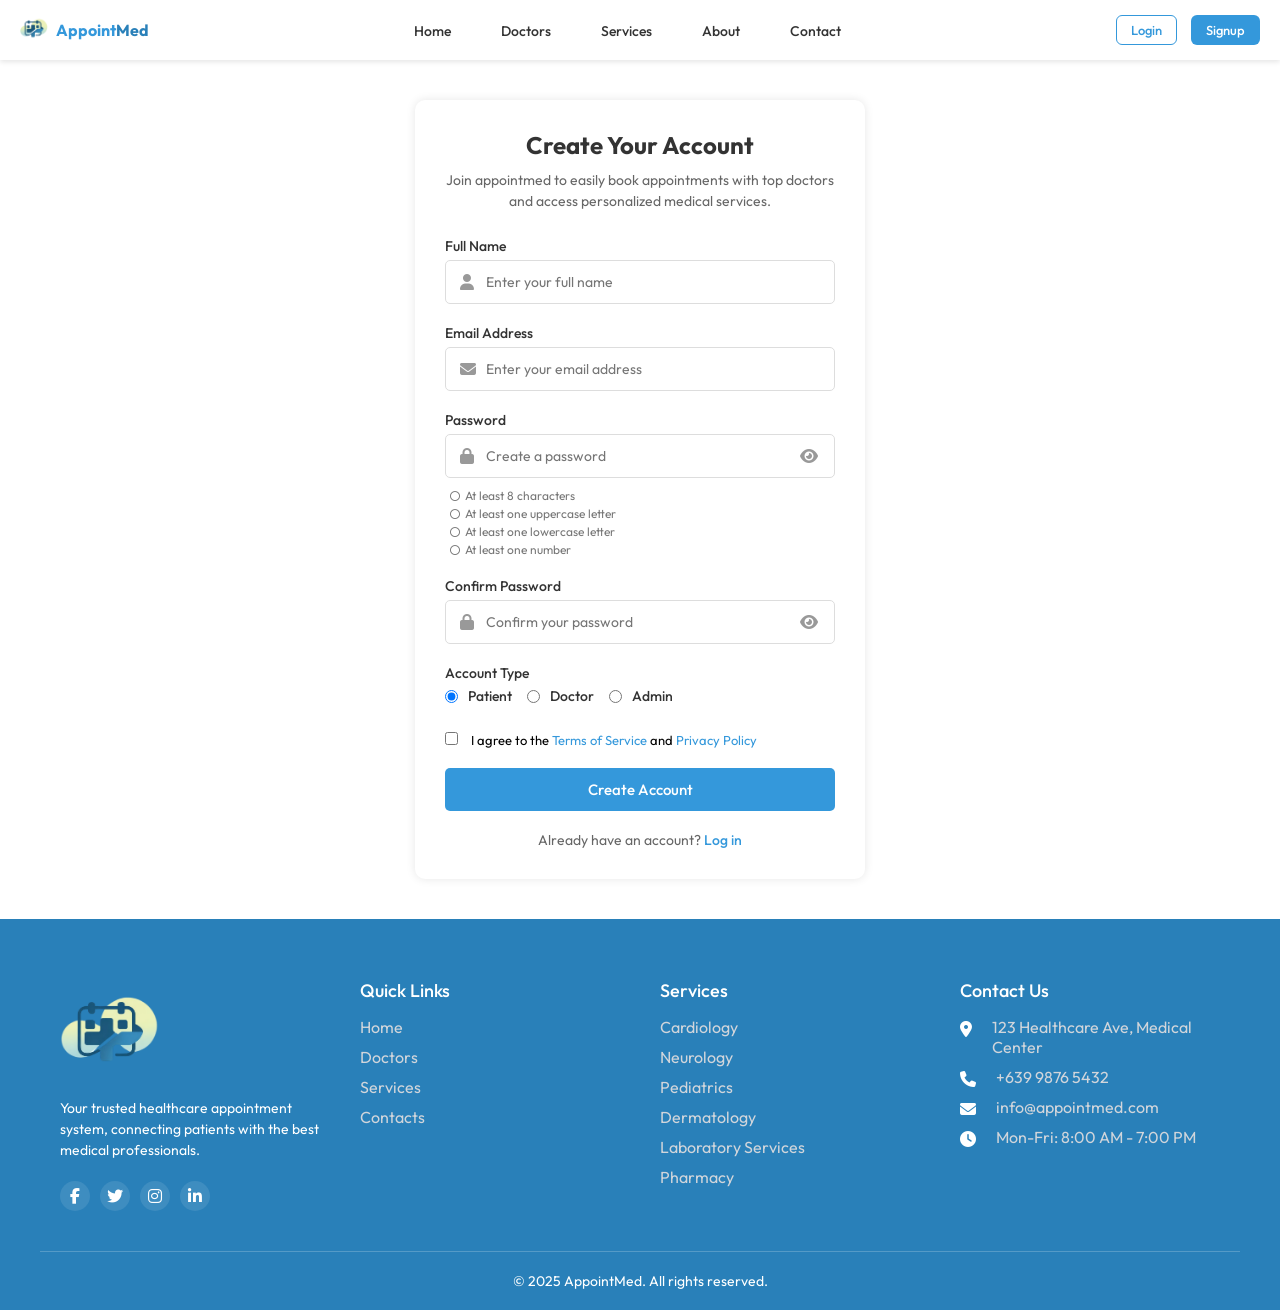
<file: signup.html>
<!DOCTYPE html>
<html lang="en">

<head>
    <meta charset="UTF-8">
    <meta name="viewport" content="width=device-width, initial-scale=1.0">
    <title>Signup | AppointMed</title>
    <link rel="stylesheet" href="style.css">
    <link rel="stylesheet" href="https://cdnjs.cloudflare.com/ajax/libs/font-awesome/6.4.0/css/all.min.css">
    <link rel="icon" href="images/logo.png" type="my_logo">

    <style>
        /* Signup Form Styles */
        .signup-container {
            max-width: 450px;
            margin: 40px auto;
            background-color: #fff;
            border-radius: 10px;
            box-shadow: 0 0 10px rgba(0, 0, 0, 0.1);
            padding: 30px;
        }

        .signup-header {
            text-align: center;
            margin-bottom: 25px;
        }

        .signup-header h1 {
            font-size: 24px;
            color: #333;
            margin-bottom: 10px;
        }

        .signup-header p {
            font-size: 14px;
            color: #666;
            line-height: 1.5;
        }

        .form-group {
            margin-bottom: 20px;
        }

        .form-group label {
            display: block;
            font-size: 14px;
            font-weight: 500;
            color: #333;
            margin-bottom: 5px;
        }

        .form-group input {
            width: 100%;
            padding: 12px 15px;
            border: 1px solid #ddd;
            border-radius: 5px;
            font-size: 14px;
            color: #333;
            outline: none;
            transition: border-color 0.3s ease;
        }

        .form-group input:focus {
            border-color: #3498db;
        }

        .form-group .input-wrapper {
            position: relative;
        }

        .form-group .input-wrapper i {
            position: absolute;
            top: 50%;
            left: 15px;
            transform: translateY(-50%);
            color: #999;
        }

        .input-wrapper #toggle-password,
        .input-wrapper #toggle-confirm-password {

            margin-left: 340px;
        }

        .form-group .input-wrapper input {
            padding-left: 40px;
        }

        .form-group .input-wrapper .toggle-password {
            position: absolute;
            top: 50%;
            right: 15px;
            transform: translateY(-50%);
            color: #999;
            cursor: pointer;
        }

        .password-requirements {
            margin-top: 5px;
            margin-left: 5px;
            margin-top: 10px;
        }

        .requirement {
            display: flex;
            align-items: center;
            font-size: 12px;
            color: #777;
            margin-bottom: 3px;
        }

        .requirement i {
            margin-right: 5px;
            font-size: 10px;
        }

        .requirement.valid {
            color: #2ecc71;
        }

        .requirement.invalid {
            color: #e74c3c;
        }

        .account-type {
            display: flex;
            gap: 15px;
            margin-bottom: 20px;
        }

        .account-type label {
            display: flex;
            align-items: center;
            cursor: pointer;

        }

        .account-type input {
            margin-right: 10px;

        }

        .terms {

            margin-bottom: 20px;
            font-size: 13px;
        }

        .terms input {
            margin-right: 10px;
            margin-top: 2px;
        }

        .terms a {
            color: #3498db;
            text-decoration: none;
        }

        .terms a:hover {
            text-decoration: underline;
        }

        .signup-btn {
            width: 100%;
            padding: 12px;
            background-color: #3498db;
            color: #fff;
            border: none;
            border-radius: 5px;
            font-size: 15px;
            font-weight: 500;
            cursor: pointer;
            transition: background-color 0.3s ease;
        }

        .signup-btn:hover {
            background-color: #2980b9;
        }

        .login-link {
            text-align: center;
            margin-top: 20px;
            font-size: 14px;
            color: #666;
        }

        .login-link a {
            color: #3498db;
            text-decoration: none;
            font-weight: 500;
        }

        .login-link a:hover {
            text-decoration: underline;
        }

        /* Error styling */
        .error-message {
            color: #e74c3c;
            font-size: 12px;
            margin-top: 5px;
            display: none;
        }

        input.error {
            border-color: #e74c3c;
        }

        /* Media queries for responsive design */

        /* For desktop and large tablets - 1024px and below */
        @media screen and (max-width: 1024px) {
            .signup-container {
                max-width: 400px;
                margin: 30px auto;
            }

            .input-wrapper #toggle-password,
            .input-wrapper #toggle-confirm-password {
                margin-left: 290px;
            }
        }

        /* For tablets - 768px and below */
        @media screen and (max-width: 768px) {
            .signup-container {
                max-width: 90%;
                padding: 25px;
                margin: 25px auto;
            }

            .signup-header h1 {
                font-size: 22px;
            }

            .input-wrapper #toggle-password,
            .input-wrapper #toggle-confirm-password {
                margin-left: 590px;
            }

        }

        /* For small tablets and large phones - 600px and below */
        @media screen and (max-width: 600px) {
            .signup-container {
                max-width: 95%;
                padding: 20px;
                margin: 20px auto;
                box-shadow: 0 0 8px rgba(0, 0, 0, 0.1);
            }

            .signup-header {
                margin-bottom: 20px;
            }

            .signup-header h1 {
                font-size: 20px;
            }

            .signup-header p {
                font-size: 13px;
            }

            .form-group {
                margin-bottom: 15px;
            }

            .form-group input {
                padding: 10px 15px;
            }

            .account-type {
                flex-direction: column;
                gap: 10px;
            }
        }

        /* For small phones - 480px and below */
        @media screen and (max-width: 480px) {

            .signup-container {
                max-width: 100%;
                margin: 30px 30px;
                padding: 15px;
                border-radius: 8px;
            }

            .signup-header h1 {
                font-size: 18px;
            }

            .signup-header p {
                font-size: 12px;
            }

            .input-wrapper #toggle-password,
            .input-wrapper #toggle-confirm-password {
                margin-left: 290px;
            }

            .form-group label {
                font-size: 13px;
            }

            .form-group input {
                font-size: 13px;
                padding: 8px 15px;
            }

            .terms {
                font-size: 12px;
            }

            .signup-btn {
                padding: 10px;
                font-size: 14px;
            }

            .login-link {
                font-size: 13px;
            }

            .password-requirements {
                font-size: 11px;
            }

            .requirement {
                font-size: 11px;
            }

            .form-group .account-type label {
                margin-left: -290px;
                padding: 0px 290px;
            }

        }
    </style>
</head>

<body>
    <header>
        <nav class="navbar">
            <div class="logo">
                <a href="index.html"><img src="images/logo.png" alt="AppointMed Logo"></a>
                <a href="index.html"><span>Appoint<span class="highlight">Med</span></span></a>
            </div>
            <!-- Hamburger Icon -->
            <div class="menu-toggle" id="menu-toggle">
                <i class="fas fa-bars"></i>
            </div>
            <div class="nav-container" id="nav-container">
                <ul class="nav-links">
                    <li><a href="index.html">Home</a></li>
                    <li><a href="doctors.html">Doctors</a></li>
                    <li><a href="services.html">Services</a></li>
                    <li><a href="about.html">About</a></li>
                    <li><a href="contacts.html">Contact</a></li>
                </ul>
                <div class="auth-buttons">
                    <a href="login.html" class="login">Login</a>
                    <a href="signup.html" class="signup">Signup</a>
                </div>
            </div>
        </nav>
    </header>

    <main>
        <div class="signup-container">
            <div class="signup-header">
                <h1>Create Your Account</h1>
                <p>Join appointmed to easily book appointments with top doctors and access personalized medical
                    services.</p>
            </div>
            <form id="signup-form">
                <div class="form-group">
                    <label for="fullname">Full Name</label>
                    <div class="input-wrapper">
                        <i class="fas fa-user"></i>
                        <input type="text" id="fullname" name="fullname" placeholder="Enter your full name">
                    </div>
                    <div class="error-message" id="fullname-error">Please enter your full name</div>
                </div>

                <div class="form-group">
                    <label for="email">Email Address</label>
                    <div class="input-wrapper">
                        <i class="fas fa-envelope"></i>
                        <input type="email" id="email" name="email" placeholder="Enter your email address">
                    </div>
                    <div class="error-message" id="email-error">Please enter a valid email address</div>
                </div>

                <div class="form-group">
                    <label for="password">Password</label>
                    <div class="input-wrapper">
                        <i class="fas fa-lock"></i>
                        <input type="password" id="password" name="password" placeholder="Create a password">
                        <i class="fas fa-eye toggle-password" id="toggle-password"></i>
                    </div>
                    <div class="error-message" id="password-error">Password does not meet requirements</div>
                    <div class="password-requirements">
                        <div class="requirement" id="length-req">
                            <i class="fa-regular fa-circle"></i> At least 8 characters
                        </div>
                        <div class="requirement" id="uppercase-req">
                            <i class="fa-regular fa-circle"></i> At least one uppercase letter
                        </div>
                        <div class="requirement" id="lowercase-req">
                            <i class="fa-regular fa-circle"></i> At least one lowercase letter
                        </div>
                        <div class="requirement" id="number-req">
                            <i class="fa-regular fa-circle"></i> At least one number
                        </div>
                    </div>
                </div>

                <div class="form-group">
                    <label for="confirm-password">Confirm Password</label>
                    <div class="input-wrapper">
                        <i class="fas fa-lock"></i>
                        <input type="password" id="confirm-password" name="confirm-password"
                            placeholder="Confirm your password">
                        <i class="fas fa-eye toggle-password" id="toggle-confirm-password"></i>
                    </div>
                    <div class="error-message" id="confirm-password-error">Passwords do not match</div>
                </div>

                <div class="form-group">
                    <label>Account Type</label>
                    <div class="account-type">
                        <label>
                            <input type="radio" name="account-type" value="patient" checked> Patient
                        </label>
                        <label>
                            <input type="radio" name="account-type" value="doctor"> Doctor
                        </label>
                        <label>
                            <input type="radio" name="account-type" value="admin"> Admin
                        </label>
                    </div>
                </div>

                <div class="terms">
                    <input type="checkbox" id="terms" name="terms">
                    <label for="terms">I agree to the <a href="#">Terms of Service</a> and <a href="#">Privacy
                            Policy</a></label>
                </div>
                <div class="error-message" id="terms-error">You must agree to the terms and conditions</div>

                <button type="submit" class="signup-btn">Create Account</button>
            </form>
            <div class="login-link">
                Already have an account? <a href="login.html">Log in</a>
            </div>
        </div>
    </main>

    <!-- Footer -->
    <footer class="site-footer">
        <div class="footer-container">
            <div class="footer-logo">
                <img src="images/logo.png" alt="AppointMed Logo" class="footer-logo-img">
                <p class="footer-tagline">Your trusted healthcare appointment system, connecting patients with the best
                    medical professionals.</p>
                <div class="social-icons">
                    <a href="#" class="social-icon"><i class="fab fa-facebook-f"></i></a>
                    <a href="#" class="social-icon"><i class="fab fa-twitter"></i></a>
                    <a href="#" class="social-icon"><i class="fab fa-instagram"></i></a>
                    <a href="#" class="social-icon"><i class="fab fa-linkedin-in"></i></a>
                </div>
            </div>

            <div class="footer-links">
                <h3>Quick Links</h3>
                <ul>
                    <li><a href="index.html">Home</a></li>
                    <li><a href="doctors.html">Doctors</a></li>
                    <li><a href="services.html">Services</a></li>
                    <li><a href="contacts.html">Contacts</a></li>
                </ul>
            </div>

            <div class="footer-services">
                <h3>Services</h3>
                <ul>
                    <li>Cardiology</li>
                    <li>Neurology</li>
                    <li>Pediatrics</li>
                    <li>Dermatology</li>
                    <li>Laboratory Services</li>
                    <li>Pharmacy</li>
                </ul>
            </div>

            <div class="footer-contact">
                <h3>Contact Us</h3>
                <ul class="contact-info">
                    <li><i class="fas fa-map-marker-alt"></i> 123 Healthcare Ave, Medical Center</li>
                    <li><i class="fas fa-phone"></i> +639 9876 5432</li>
                    <li><i class="fas fa-envelope"></i>info@appointmed.com</li>
                    <li><i class="fas fa-clock"></i> Mon-Fri: 8:00 AM - 7:00 PM</li>
                </ul>
            </div>
        </div>

        <div class="footer-bottom">
            <div class="copyright">
                © 2025 AppointMed. All rights reserved.
            </div>

        </div>
    </footer>

    <script src="script/script.js"></script>
    <script>
        document.addEventListener('DOMContentLoaded', function () {
            const menuToggle = document.getElementById('menu-toggle');
            const navContainer = document.getElementById('nav-container');

            if (menuToggle && navContainer) {
                menuToggle.addEventListener('click', function () {
                    navContainer.classList.toggle('active');
                });

                // Close menu when clicking on a nav link
                const navLinks = document.querySelectorAll('.nav-links li a');
                navLinks.forEach(link => {
                    link.addEventListener('click', function () {
                        navContainer.classList.remove('active');
                    });
                });
            }
        });
        // Toggle menu for mobile
        const menuToggle = document.getElementById('menu-toggle');
        const navContainer = document.getElementById('nav-container');

        menuToggle.addEventListener('click', () => {
            navContainer.classList.toggle('active');
        });

        // Password toggle visibility
        const togglePassword = document.getElementById('toggle-password');
        const toggleConfirmPassword = document.getElementById('toggle-confirm-password');
        const passwordInput = document.getElementById('password');
        const confirmPasswordInput = document.getElementById('confirm-password');

        togglePassword.addEventListener('click', function () {
            const type = passwordInput.getAttribute('type') === 'password' ? 'text' : 'password';
            passwordInput.setAttribute('type', type);
            this.classList.toggle('fa-eye');
            this.classList.toggle('fa-eye-slash');
        });

        toggleConfirmPassword.addEventListener('click', function () {
            const type = confirmPasswordInput.getAttribute('type') === 'password' ? 'text' : 'password';
            confirmPasswordInput.setAttribute('type', type);
            this.classList.toggle('fa-eye');
            this.classList.toggle('fa-eye-slash');
        });

        // Password validation
        const lengthReq = document.getElementById('length-req');
        const uppercaseReq = document.getElementById('uppercase-req');
        const lowercaseReq = document.getElementById('lowercase-req');
        const numberReq = document.getElementById('number-req');

        passwordInput.addEventListener('input', validatePassword);

        function validatePassword() {
            const password = passwordInput.value;

            // Check length
            if (password.length >= 8) {
                lengthReq.classList.add('valid');
                lengthReq.classList.remove('invalid');
                lengthReq.querySelector('i').classList.remove('fa-circle');
                lengthReq.querySelector('i').classList.add('fa-check-circle');
            } else {
                lengthReq.classList.remove('valid');
                lengthReq.classList.add('invalid');
                lengthReq.querySelector('i').classList.remove('fa-check-circle');
                lengthReq.querySelector('i').classList.add('fa-circle');
            }

            // Check uppercase
            if (/[A-Z]/.test(password)) {
                uppercaseReq.classList.add('valid');
                uppercaseReq.classList.remove('invalid');
                uppercaseReq.querySelector('i').classList.remove('fa-circle');
                uppercaseReq.querySelector('i').classList.add('fa-check-circle');
            } else {
                uppercaseReq.classList.remove('valid');
                uppercaseReq.classList.add('invalid');
                uppercaseReq.querySelector('i').classList.remove('fa-check-circle');
                uppercaseReq.querySelector('i').classList.add('fa-circle');
            }

            // Check lowercase
            if (/[a-z]/.test(password)) {
                lowercaseReq.classList.add('valid');
                lowercaseReq.classList.remove('invalid');
                lowercaseReq.querySelector('i').classList.remove('fa-circle');
                lowercaseReq.querySelector('i').classList.add('fa-check-circle');
            } else {
                lowercaseReq.classList.remove('valid');
                lowercaseReq.classList.add('invalid');
                lowercaseReq.querySelector('i').classList.remove('fa-check-circle');
                lowercaseReq.querySelector('i').classList.add('fa-circle');
            }

            // Check number
            if (/[0-9]/.test(password)) {
                numberReq.classList.add('valid');
                numberReq.classList.remove('invalid');
                numberReq.querySelector('i').classList.remove('fa-circle');
                numberReq.querySelector('i').classList.add('fa-check-circle');
            } else {
                numberReq.classList.remove('valid');
                numberReq.classList.add('invalid');
                numberReq.querySelector('i').classList.remove('fa-check-circle');
                numberReq.querySelector('i').classList.add('fa-circle');
            }
        }

        // Form validation
        const signupForm = document.getElementById('signup-form');
        const fullnameInput = document.getElementById('fullname');
        const emailInput = document.getElementById('email');
        const termsCheckbox = document.getElementById('terms');

        signupForm.addEventListener('submit', function (e) {
            e.preventDefault();

            let isValid = true;

            // Validate fullname
            if (fullnameInput.value.trim() === '') {
                document.getElementById('fullname-error').style.display = 'block';
                fullnameInput.classList.add('error');
                isValid = false;
            } else {
                document.getElementById('fullname-error').style.display = 'none';
                fullnameInput.classList.remove('error');
            }

            // Validate email
            const emailRegex = /^[^\s@]+@[^\s@]+\.[^\s@]+$/;
            if (!emailRegex.test(emailInput.value)) {
                document.getElementById('email-error').style.display = 'block';
                emailInput.classList.add('error');
                isValid = false;
            } else {
                document.getElementById('email-error').style.display = 'none';
                emailInput.classList.remove('error');
            }

            // Validate password
            const password = passwordInput.value;
            const isPasswordValid =
                password.length >= 8 &&
                /[A-Z]/.test(password) &&
                /[a-z]/.test(password) &&
                /[0-9]/.test(password);

            if (!isPasswordValid) {
                document.getElementById('password-error').style.display = 'block';
                passwordInput.classList.add('error');
                isValid = false;
            } else {
                document.getElementById('password-error').style.display = 'none';
                passwordInput.classList.remove('error');
            }

            // Validate confirm password
            if (confirmPasswordInput.value !== passwordInput.value) {
                document.getElementById('confirm-password-error').style.display = 'block';
                confirmPasswordInput.classList.add('error');
                isValid = false;
            } else {
                document.getElementById('confirm-password-error').style.display = 'none';
                confirmPasswordInput.classList.remove('error');
            }

            // Validate terms
            if (!termsCheckbox.checked) {
                document.getElementById('terms-error').style.display = 'block';
                isValid = false;
            } else {
                document.getElementById('terms-error').style.display = 'none';
            }

            if (isValid) {
                alert('Account created successfully!');
                signupForm.reset();
                // In a real application, you would submit the form to the server here
            }
        });

        // Clear errors on input
        fullnameInput.addEventListener('input', function () {
            document.getElementById('fullname-error').style.display = 'none';
            fullnameInput.classList.remove('error');
        });

        emailInput.addEventListener('input', function () {
            document.getElementById('email-error').style.display = 'none';
            emailInput.classList.remove('error');
        });

        confirmPasswordInput.addEventListener('input', function () {
            document.getElementById('confirm-password-error').style.display = 'none';
            confirmPasswordInput.classList.remove('error');
        });

        termsCheckbox.addEventListener('change', function () {
            document.getElementById('terms-error').style.display = 'none';
        });

    </script>
</body>

</html>
</file>
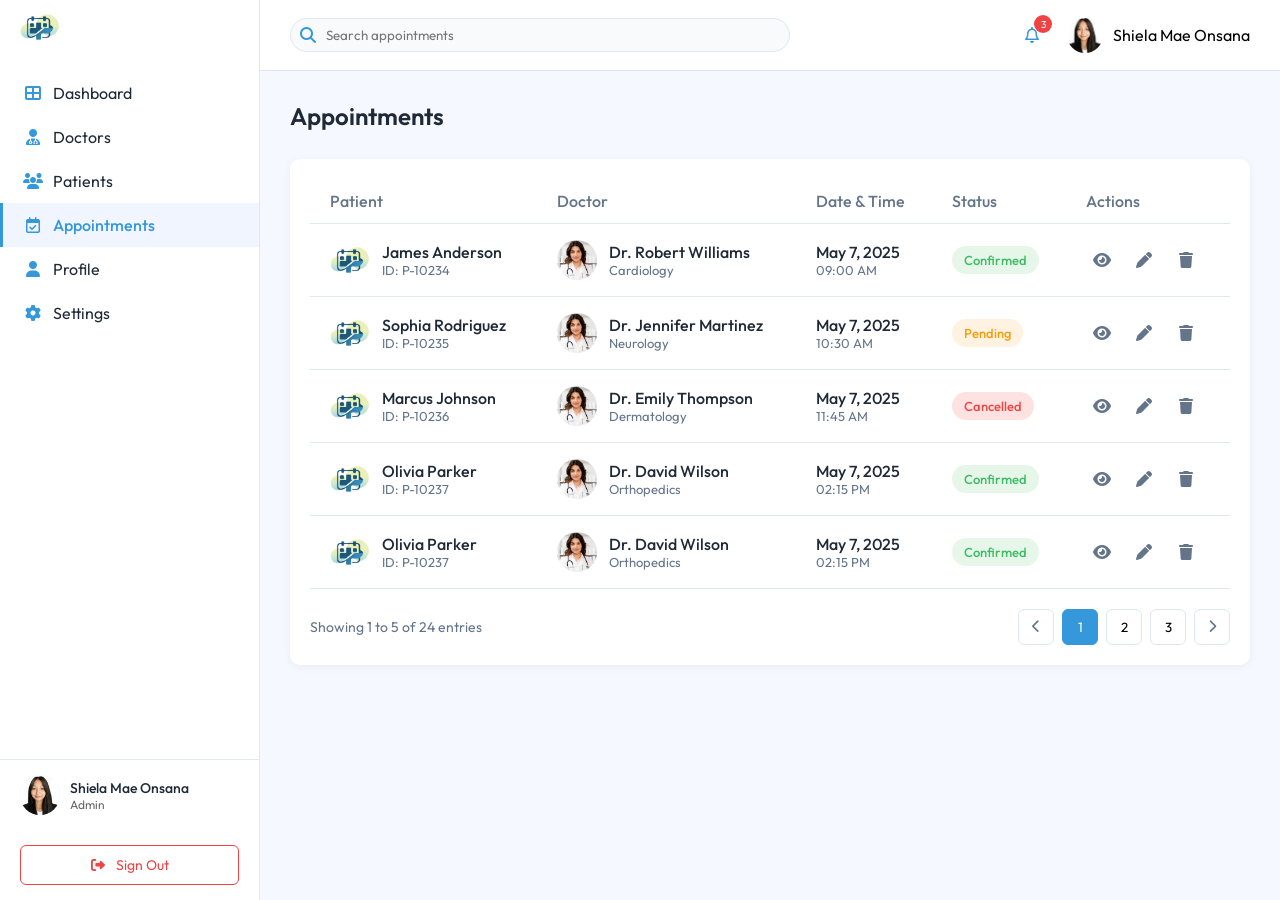
<file: dashboard/admin/appointments.html>
<!DOCTYPE html>
<html lang="en">

<head>
    <meta charset="UTF-8">
    <meta name="viewport" content="width=device-width, initial-scale=1.0">
    <title>Appointments</title>
    <link rel="icon" href="images/logo.png" type="my_logo">

    <link rel="stylesheet" href="https://cdnjs.cloudflare.com/ajax/libs/font-awesome/6.4.0/css/all.min.css">

    <style>
        @import url('https://fonts.googleapis.com/css2?family=Grand+Hotel&family=Jost:ital,wght@0,100..900;1,100..900&family=Outfit:wght@100..900&family=Poppins:ital,wght@0,100;0,200;0,300;0,400;0,500;0,600;0,700;0,800;0,900;1,100;1,200;1,300;1,400;1,500;1,600;1,700;1,800;1,900&family=Roboto:ital,wght@0,100..900;1,100..900&family=Winky+Sans:ital,wght@0,300..900;1,300..900&display=swap');


        * {
            margin: 0;
            padding: 0;
            box-sizing: border-box;
            font-family: 'Outfit', sans-serif;

        }

        body {
            background-color: #f5f9ff;
        }

        .container {
            display: flex;
            min-height: 100vh;
        }

        .sidebar {
            width: 260px;
            background-color: white;
            border-right: 1px solid #e0e7f1;
            display: flex;
            flex-direction: column;
            position: fixed;
            height: 100%;
        }

        .logo {
            display: flex;
            align-items: center;
        }

        .logo img {
            width: 40px;
            height: auto;
            margin-top: 7px;
            margin-left: 20px;
        }

        .logo-text {
            color: #3498db;
            font-weight: bold;
            font-style: italic;
            font-size: 24px;
            margin-left: 5px;
        }

        .nav-menu {
            flex-grow: 1;
            display: flex;
            flex-direction: column;
            padding: 20px 0;
        }

        .nav-item {
            display: flex;
            align-items: center;
            padding: 12px 20px;
            color: #1f2937;
            text-decoration: none;
            transition: all 0.3s;
            border-left: 3px solid transparent;
        }

        .nav-item.active {
            background-color: #f0f5ff;
            color: #3498db;
            border-left: 3px solid #3498db;
            font-weight: 500;
        }

        .nav-item:hover:not(.active) {
            background-color: #f8fafc;
            color: #3498db;
        }

        .nav-item i {
            width: 20px;
            margin-right: 10px;
            text-align: center;
            color: #3498db;
        }

        .user-profile {
            padding: 15px 20px;
            display: flex;
            align-items: center;
            border-top: 1px solid #e0e7f1;
        }

        .user-avatar {
            width: 40px;
            height: 40px;
            border-radius: 50%;
            background-color: #e5e7eb;
            margin-right: 10px;
            overflow: hidden;
        }

        .user-avatar img {
            width: 100%;
            height: 100%;
            object-fit: cover;
        }

        .user-info {
            flex-grow: 1;
        }

        .user-name {
            font-weight: 500;
            color: #1f2937;
            font-size: 14px;
        }

        .user-role {
            color: #666;
            font-size: 12px;
        }

        .logout-btn {
            display: block;
            margin: 15px 20px;
            padding: 10px;
            border: 1px solid #ef4444;
            border-radius: 6px;
            color: #ef4444;
            background-color: white;
            text-align: center;
            text-decoration: none;
            font-size: 14px;
            transition: all 0.3s;
        }

        .logout-btn:hover {
            background-color: #fef2f2;
        }

        .logout-btn i {
            margin-right: 8px;
        }

        .main-content {
            flex-grow: 1;
            margin-left: 260px;
        }

        .top-bar {
            display: flex;
            align-items: center;
            justify-content: space-between;
            padding: 15px 30px;
            background-color: white;
            border-bottom: 1px solid #e0e7f1;
        }

        .menu-toggle {
            display: none;
            font-size: 20px;
            color: #3498db;
            cursor: pointer;
            margin-right: 15px;
        }

        .search-container {
            flex-grow: 1;
            max-width: 500px;
            position: relative;
        }

        .search-container i {
            position: absolute;
            left: 10px;
            top: 50%;
            transform: translateY(-50%);
            color: #3498db;
        }

        .search-input {
            width: 100%;
            padding: 8px 10px 8px 35px;
            border: 1px solid #e0e7f1;
            border-radius: 20px;
            background-color: #f8fafc;
            outline: none;
            transition: all 0.3s;
        }

        .search-input:focus {
            background-color: white;
            border-color: #bfdbfe;
            box-shadow: 0 0 0 3px rgba(59, 130, 246, 0.1);
        }

        .notification-container {
            display: flex;
            align-items: center;
        }

        .icon-btn {
            width: 40px;
            height: 40px;
            border-radius: 50%;
            display: flex;
            align-items: center;
            justify-content: center;
            margin-left: 10px;
            position: relative;
            color: #3498db;
            background-color: transparent;
            transition: all 0.3s;
        }

        .icon-btn:hover {
            background-color: #f0f5ff;
            color: #3498db;
        }

        .notification-badge {
            position: absolute;
            top: 0;
            right: 0;
            background-color: #ef4444;
            color: white;
            border-radius: 50%;
            width: 18px;
            height: 18px;
            font-size: 10px;
            display: flex;
            align-items: center;
            justify-content: center;
        }

        .user-dropdown {
            display: flex;
            align-items: center;
            margin-left: 15px;
        }

        .user-dropdown img {
            width: 36px;
            height: 36px;
            border-radius: 50%;
            object-fit: cover;
            margin-right: 10px;
        }

        .content {
            padding: 30px;
        }

        /* Welcome Section */
        .welcome-section {
            display: flex;
            justify-content: space-between;
            align-items: center;
            margin-bottom: 24px;
        }

        .welcome-text h1 {
            font-size: 24px;
            font-weight: 600;
            color: #1f2937;
            margin-bottom: 4px;
        }

        /* Appointment Management Table Styles */
        .appointment-container {
            background-color: white;
            border-radius: 10px;
            box-shadow: 0 2px 10px rgba(0, 0, 0, 0.05);
            padding: 20px;
            margin-bottom: 30px;
        }

        .appointment-header {
            display: flex;
            justify-content: space-between;
            align-items: center;
            margin-bottom: 20px;
        }

        .add-appointment-btn {
            background-color: #3498db;
            color: white;
            border: none;
            border-radius: 6px;
            padding: 10px 16px;
            font-size: 14px;
            font-weight: 500;
            cursor: pointer;
            display: flex;
            align-items: center;
            gap: 8px;
            transition: all 0.3s;
        }

        .add-appointment-btn:hover {
            background-color: #2980b9;
        }

        table {
            width: 100%;
            border-collapse: collapse;
        }

        th {
            text-align: left;
            padding: 12px 20px;
            color: #64748b;
            font-weight: 500;
            border-bottom: 1px solid #e0e7f1;
        }

        td {
            padding: 16px 20px;
            border-bottom: 1px solid #e0e7f1;
            color: #1f2937;
        }

        .patient-avatar img,
        .doctor-avatar img {
            width: 40px;
            height: 40px;
            border-radius: 50%;
            display: flex;
            align-items: center;
            justify-content: center;
            margin-right: 12px;
        }

        .patient-info,
        .doctor-info {
            display: flex;
            align-items: center;
        }

        .patient-details,
        .doctor-details {
            display: flex;
            flex-direction: column;
        }

        .patient-name,
        .doctor-name {
            font-weight: 500;
            color: #1f2937;
        }

        .patient-id,
        .doctor-specialty {
            font-size: 13px;
            color: #64748b;
        }

        .date-time {
            display: flex;
            flex-direction: column;
        }

        .date {
            font-weight: 500;
        }

        .time {
            font-size: 13px;
            color: #64748b;
        }

        .status {
            padding: 6px 12px;
            border-radius: 20px;
            font-size: 13px;
            font-weight: 500;
            display: inline-block;
        }

        .confirmed {
            background-color: #e6f7e9;
            color: #3dbb65;
        }

        .pending {
            background-color: #fff2e0;
            color: #f59e0b;
        }

        .cancelled {
            background-color: #fee2e2;
            color: #ef4444;
        }

        .action-icons {
            display: flex;
            gap: 10px;
            color: #64748b;
        }

        .action-icon {
            width: 32px;
            height: 32px;
            display: flex;
            align-items: center;
            justify-content: center;
            border-radius: 6px;
            cursor: pointer;
            transition: all 0.3s;
        }

        .action-icon:hover {
            background-color: #f0f5ff;
            color: #3498db;
        }

        .pagination {
            display: flex;
            justify-content: space-between;
            align-items: center;
            margin-top: 20px;
            color: #64748b;
            font-size: 14px;
        }

        .pagination-info {
            font-weight: 400;
        }

        .pagination-controls {
            display: flex;
            align-items: center;
            gap: 8px;
        }

        .page-btn {
            width: 36px;
            height: 36px;
            display: flex;
            align-items: center;
            justify-content: center;
            border-radius: 6px;
            cursor: pointer;
            border: 1px solid #e0e7f1;
            background-color: #fff;
            transition: all 0.3s;
        }

        .page-btn.active {
            background-color: #3498db;
            color: white;
            border-color: #3498db;
        }

        .page-btn:hover:not(.active) {
            background-color: #f0f5ff;
        }

        .prev-btn,
        .next-btn {
            color: #64748b;
        }

        /* Responsive styles */
        @media (max-width: 768px) {
            .sidebar {
                transform: translateX(-100%);
                transition: transform 0.3s ease;
                z-index: 100;
            }

            .sidebar.active {
                transform: translateX(0);
            }

            .main-content {
                margin-left: 0;
            }

            .menu-toggle {
                display: block;
            }

            .appointment-search-filter {
                flex-direction: column;
                align-items: stretch;
                gap: 10px;
            }

            .appointment-search-box {
                width: 100%;
            }

            .appointment-action-buttons {
                justify-content: space-between;
            }
        }
    </style>
</head>


<body>
    <div class="container">
        <div class="sidebar" id="sidebar">
            <div class="logo">
                <a href="">
                    <img src="images/logo.png" alt="">
                </a>
            </div>
            <div class="nav-menu">
                <a href="index.html" class="nav-item">
                    <i class="fas fa-th-large"></i>
                    <span>Dashboard</span>
                </a>
                <a href="doctors.html" class="nav-item">
                    <i class="fa-solid fa-user-doctor"></i>
                    <span>Doctors</span>
                </a>
                <a href="patients.html" class="nav-item">
                    <i class="fa-solid fa-users"></i>
                    <span>Patients</span>
                </a>
                <a href="appointments.html" class="nav-item active">
                    <i class="fa-regular fa-calendar-check"></i>
                    <span>Appointments</span>
                </a>
                <a href="profile.html" class="nav-item">
                    <i class="fa-solid fa-user"></i>
                    <span>Profile</span>
                </a>
                <a href="setting.html" class="nav-item">
                    <i class="fas fa-cog"></i>
                    <span>Settings</span>
                </a>
            </div>
            <div class="user-profile">
                <div class="user-avatar">
                    <img src="images/id.png" alt="Shiela Mae">
                </div>
                <div class="user-info">
                    <div class="user-name">Shiela Mae Onsana</div>
                    <div class="user-role">Admin</div>
                </div>
            </div>
            <a href="#" class="logout-btn">
                <i class="fas fa-sign-out-alt"></i>
                Sign Out
            </a>
        </div>
        <div class="main-content">
            <div class="top-bar">
                <div class="menu-toggle" id="menu-toggle">
                    <i class="fas fa-bars"></i>
                </div>
                <div class="search-container">
                    <i class="fas fa-search"></i>
                    <input type="text" class="search-input" placeholder="Search appointments">

                </div>
                <div class="notification-container">
                    <div class="icon-btn">
                        <i class="far fa-bell"></i>
                        <span class="notification-badge">3</span>
                    </div>
                    <div class="user-dropdown">
                        <img src="images/id.png" alt="Shiela Mae">
                        <span class="user-name-display">Shiela Mae Onsana</span>
                    </div>
                </div>
            </div>
            <div class="content">
                <!-- Welcome Section -->
                <div class="welcome-section">
                    <div class="welcome-text">
                        <h1>Appointments</h1>
                    </div>
                </div>

                <!-- Appointment Management Interface -->
                <div class="appointment-container">

                    <!-- Appointment Table -->
                    <table>
                        <thead>
                            <tr>

                                <th>Patient</th>
                                <th>Doctor</th>
                                <th>Date & Time</th>
                                <th>Status</th>
                                <th>Actions</th>
                            </tr>
                        </thead>
                        <tbody>
                            <!-- Appointment 1 -->
                            <tr>
                                <td>
                                    <div class="patient-info">
                                        <div class="patient-avatar">
                                            <img src="images/logo.png" alt="">

                                        </div>
                                        <div class="patient-details">
                                            <span class="patient-name">James Anderson</span>
                                            <span class="patient-id">ID: P-10234</span>
                                        </div>
                                    </div>
                                </td>
                                <td>
                                    <div class="doctor-info">
                                        <div class="doctor-avatar">
                                            <img src="images/doctor-1.png" alt="">
                                        </div>
                                        <div class="doctor-details">
                                            <span class="doctor-name">Dr. Robert Williams</span>
                                            <span class="doctor-specialty">Cardiology</span>
                                        </div>
                                    </div>
                                </td>
                                <td>
                                    <div class="date-time">
                                        <span class="date">May 7, 2025</span>
                                        <span class="time">09:00 AM</span>
                                    </div>
                                </td>
                                <td><span class="status confirmed">Confirmed</span></td>
                                <td>
                                    <div class="action-icons">
                                        <div class="action-icon">
                                            <i class="fas fa-eye"></i>
                                        </div>
                                        <div class="action-icon">
                                            <i class="fas fa-pen"></i>
                                        </div>
                                        <div class="action-icon">
                                            <i class="fas fa-trash"></i>
                                        </div>
                                    </div>
                                </td>
                            </tr>

                            <!-- Appointment 2 -->
                            <tr>
                                <td>
                                    <div class="patient-info">
                                        <div class="patient-avatar">
                                            <img src="images/logo.png" alt="">
                                        </div>
                                        <div class="patient-details">
                                            <span class="patient-name">Sophia Rodriguez</span>
                                            <span class="patient-id">ID: P-10235</span>
                                        </div>
                                    </div>
                                </td>
                                <td>
                                    <div class="doctor-info">
                                        <div class="doctor-avatar">
                                            <img src="images/doctor-1.png" alt="">
                                        </div>
                                        <div class="doctor-details">
                                            <span class="doctor-name">Dr. Jennifer Martinez</span>
                                            <span class="doctor-specialty">Neurology</span>
                                        </div>
                                    </div>
                                </td>
                                <td>
                                    <div class="date-time">
                                        <span class="date">May 7, 2025</span>
                                        <span class="time">10:30 AM</span>
                                    </div>
                                </td>
                                <td><span class="status pending">Pending</span></td>
                                <td>
                                    <div class="action-icons">
                                        <div class="action-icon">
                                            <i class="fas fa-eye"></i>
                                        </div>
                                        <div class="action-icon">
                                            <i class="fas fa-pen"></i>
                                        </div>
                                        <div class="action-icon">
                                            <i class="fas fa-trash"></i>
                                        </div>
                                    </div>
                                </td>
                            </tr>

                            <!-- Appointment 3 -->
                            <tr>
                                <td>
                                    <div class="patient-info">
                                        <div class="patient-avatar">
                                            <img src="images/logo.png" alt="">
                                        </div>
                                        <div class="patient-details">
                                            <span class="patient-name">Marcus Johnson</span>
                                            <span class="patient-id">ID: P-10236</span>
                                        </div>
                                    </div>
                                </td>
                                <td>
                                    <div class="doctor-info">
                                        <div class="doctor-avatar">
                                            <img src="images/doctor-1.png" alt="">
                                        </div>
                                        <div class="doctor-details">
                                            <span class="doctor-name">Dr. Emily Thompson</span>
                                            <span class="doctor-specialty">Dermatology</span>
                                        </div>
                                    </div>
                                </td>
                                <td>
                                    <div class="date-time">
                                        <span class="date">May 7, 2025</span>
                                        <span class="time">11:45 AM</span>
                                    </div>
                                </td>
                                <td><span class="status cancelled">Cancelled</span></td>
                                <td>
                                    <div class="action-icons">
                                        <div class="action-icon">
                                            <i class="fas fa-eye"></i>
                                        </div>
                                        <div class="action-icon">
                                            <i class="fas fa-pen"></i>
                                        </div>
                                        <div class="action-icon">
                                            <i class="fas fa-trash"></i>
                                        </div>
                                    </div>
                                </td>
                            </tr>

                            <!-- Appointment 4 -->
                            <tr>
                                <td>
                                    <div class="patient-info">
                                        <div class="patient-avatar">
                                            <img src="images/logo.png" alt="">
                                        </div>
                                        <div class="patient-details">
                                            <span class="patient-name">Olivia Parker</span>
                                            <span class="patient-id">ID: P-10237</span>
                                        </div>
                                    </div>
                                </td>
                                <td>
                                    <div class="doctor-info">
                                        <div class="doctor-avatar">
                                            <img src="images/doctor-1.png" alt="">
                                        </div>
                                        <div class="doctor-details">
                                            <span class="doctor-name">Dr. David Wilson</span>
                                            <span class="doctor-specialty">Orthopedics</span>
                                        </div>
                                    </div>
                                </td>
                                <td>
                                    <div class="date-time">
                                        <span class="date">May 7, 2025</span>
                                        <span class="time">02:15 PM</span>
                                    </div>
                                </td>
                                <td><span class="status confirmed">Confirmed</span></td>
                                <td>
                                    <div class="action-icons">
                                        <div class="action-icon">
                                            <i class="fas fa-eye"></i>
                                        </div>
                                        <div class="action-icon">
                                            <i class="fas fa-pen"></i>
                                        </div>
                                        <div class="action-icon">
                                            <i class="fas fa-trash"></i>
                                        </div>
                                    </div>
                                </td>
                            </tr>

                            <!-- Appointment 5 -->
                            <tr>
                                <td>
                                    <div class="patient-info">
                                        <div class="patient-avatar">
                                            <img src="images/logo.png" alt="">
                                        </div>
                                        <div class="patient-details">
                                            <span class="patient-name">Olivia Parker</span>
                                            <span class="patient-id">ID: P-10237</span>
                                        </div>
                                    </div>
                                </td>
                                <td>
                                    <div class="doctor-info">
                                        <div class="doctor-avatar">
                                            <img src="images/doctor-1.png" alt="">
                                        </div>
                                        <div class="doctor-details">
                                            <span class="doctor-name">Dr. David Wilson</span>
                                            <span class="doctor-specialty">Orthopedics</span>
                                        </div>
                                    </div>
                                </td>
                                <td>
                                    <div class="date-time">
                                        <span class="date">May 7, 2025</span>
                                        <span class="time">02:15 PM</span>
                                    </div>
                                </td>
                                <td><span class="status confirmed">Confirmed</span></td>
                                <td>
                                    <div class="action-icons">
                                        <div class="action-icon">
                                            <i class="fas fa-eye"></i>
                                        </div>
                                        <div class="action-icon">
                                            <i class="fas fa-pen"></i>
                                        </div>
                                        <div class="action-icon">
                                            <i class="fas fa-trash"></i>
                                        </div>
                                    </div>
                                </td>
                            </tr>
                        </tbody>
                    </table>

                    <!-- Pagination -->
                    <div class="pagination">
                        <div class="pagination-info">
                            Showing 1 to 5 of 24 entries
                        </div>
                        <div class="pagination-controls">
                            <button class="page-btn prev-btn">
                                <i class="fas fa-chevron-left"></i>
                            </button>
                            <button class="page-btn active">1</button>
                            <button class="page-btn">2</button>
                            <button class="page-btn">3</button>
                            <button class="page-btn next-btn">
                                <i class="fas fa-chevron-right"></i>
                            </button>
                        </div>
                    </div>
                </div>
            </div>
        </div>
    </div>



    <script>
        // Toggle sidebar functionality
        document.getElementById('menu-toggle').addEventListener('click', function () {
            document.getElementById('sidebar').classList.toggle('active');
            document.querySelector('.main-content').classList.toggle('expanded');
        });

        // Close sidebar when clicking outside on small screens
        document.addEventListener('click', function (event) {
            const sidebar = document.getElementById('sidebar');
            const menuToggle = document.getElementById('menu-toggle');

            if (window.innerWidth <= 768 &&
                !sidebar.contains(event.target) &&
                !menuToggle.contains(event.target) &&
                sidebar.classList.contains('active')) {
                sidebar.classList.remove('active');
                document.querySelector('.main-content').classList.remove('expanded');
            }
        });

        // Adjust sidebar on window resize
        window.addEventListener('resize', function () {
            const sidebar = document.getElementById('sidebar');
            if (window.innerWidth > 768 && sidebar.classList.contains('active')) {
                sidebar.classList.remove('active');
                document.querySelector('.main-content').classList.remove('expanded');
            }
        });


    </script>
</body>

</html>
</file>
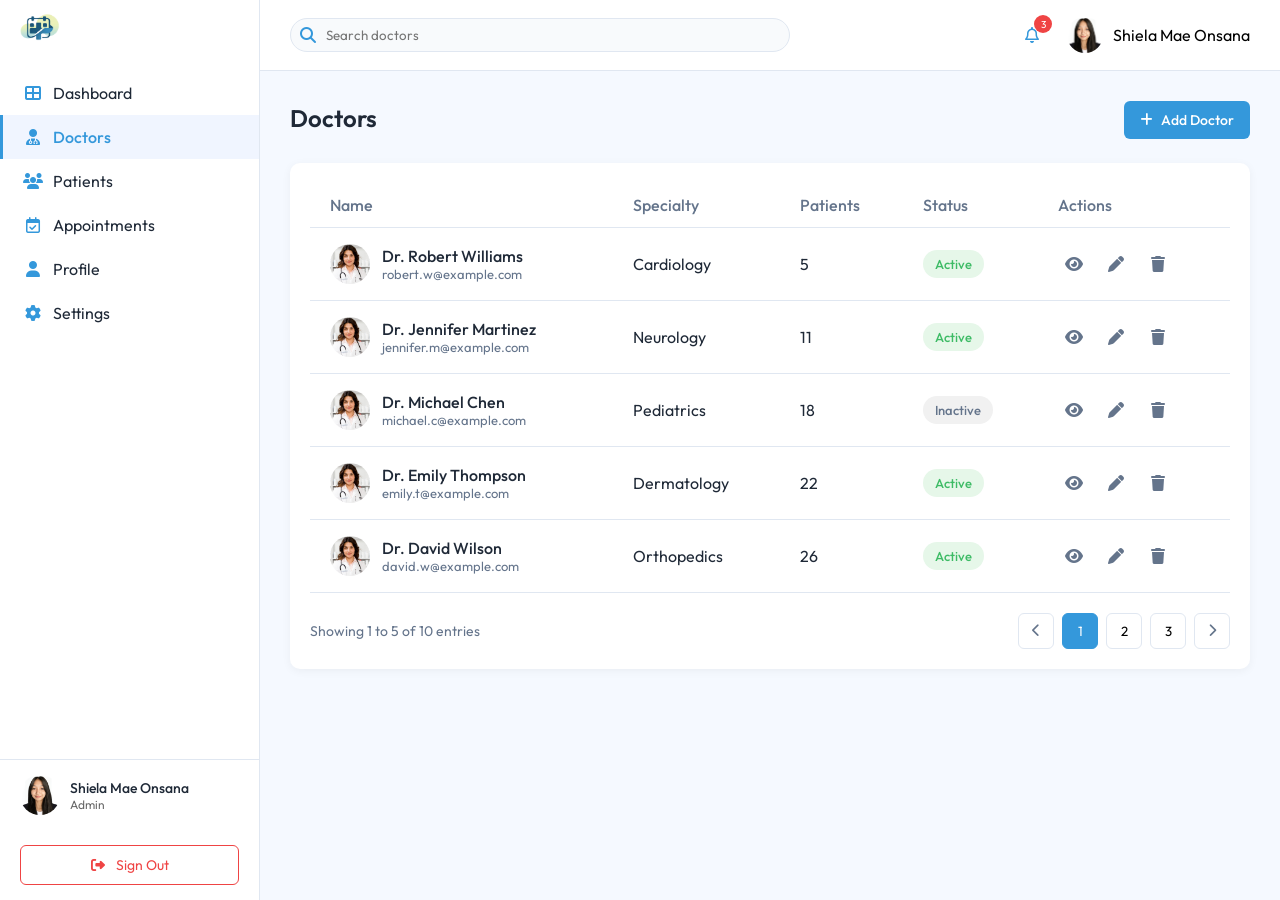
<file: dashboard/admin/doctors.html>
<!DOCTYPE html>
<html lang="en">

<head>
    <meta charset="UTF-8">
    <meta name="viewport" content="width=device-width, initial-scale=1.0">
    <title>Doctors</title>
    <link rel="icon" href="images/logo.png" type="my_logo">

    <link rel="stylesheet" href="https://cdnjs.cloudflare.com/ajax/libs/font-awesome/6.4.0/css/all.min.css">

    <style>
        @import url('https://fonts.googleapis.com/css2?family=Grand+Hotel&family=Jost:ital,wght@0,100..900;1,100..900&family=Outfit:wght@100..900&family=Poppins:ital,wght@0,100;0,200;0,300;0,400;0,500;0,600;0,700;0,800;0,900;1,100;1,200;1,300;1,400;1,500;1,600;1,700;1,800;1,900&family=Roboto:ital,wght@0,100..900;1,100..900&family=Winky+Sans:ital,wght@0,300..900;1,300..900&display=swap');


        * {
            margin: 0;
            padding: 0;
            box-sizing: border-box;
            font-family: 'Outfit', sans-serif;

        }

        body {
            background-color: #f5f9ff;
        }

        .container {
            display: flex;
            min-height: 100vh;
        }

        .sidebar {
            width: 260px;
            background-color: white;
            border-right: 1px solid #e0e7f1;
            display: flex;
            flex-direction: column;
            position: fixed;
            height: 100%;
        }

        .logo {
            display: flex;
            align-items: center;
        }

        .logo img {
            width: 40px;
            height: auto;
            margin-top: 7px;
            margin-left: 20px;
        }

        .logo-text {
            color: #3498db;
            font-weight: bold;
            font-style: italic;
            font-size: 24px;
            margin-left: 5px;
        }

        .nav-menu {
            flex-grow: 1;
            display: flex;
            flex-direction: column;
            padding: 20px 0;
        }

        .nav-item {
            display: flex;
            align-items: center;
            padding: 12px 20px;
            color: #1f2937;
            text-decoration: none;
            transition: all 0.3s;
            border-left: 3px solid transparent;
        }

        .nav-item.active {
            background-color: #f0f5ff;
            color: #3498db;
            border-left: 3px solid #3498db;
            font-weight: 500;
        }

        .nav-item:hover:not(.active) {
            background-color: #f8fafc;
            color: #3498db;
        }

        .nav-item i {
            width: 20px;
            margin-right: 10px;
            text-align: center;
            color: #3498db;
        }

        .user-profile {
            padding: 15px 20px;
            display: flex;
            align-items: center;
            border-top: 1px solid #e0e7f1;
        }

        .user-avatar {
            width: 40px;
            height: 40px;
            border-radius: 50%;
            background-color: #e5e7eb;
            margin-right: 10px;
            overflow: hidden;
        }

        .user-avatar img {
            width: 100%;
            height: 100%;
            object-fit: cover;
        }

        .user-info {
            flex-grow: 1;
        }

        .user-name {
            font-weight: 500;
            color: #1f2937;
            font-size: 14px;
        }

        .user-role {
            color: #666;
            font-size: 12px;
        }

        .logout-btn {
            display: block;
            margin: 15px 20px;
            padding: 10px;
            border: 1px solid #ef4444;
            border-radius: 6px;
            color: #ef4444;
            background-color: white;
            text-align: center;
            text-decoration: none;
            font-size: 14px;
            transition: all 0.3s;
        }

        .logout-btn:hover {
            background-color: #fef2f2;
        }

        .logout-btn i {
            margin-right: 8px;
        }

        .main-content {
            flex-grow: 1;
            margin-left: 260px;
        }

        .top-bar {
            display: flex;
            align-items: center;
            justify-content: space-between;
            padding: 15px 30px;
            background-color: white;
            border-bottom: 1px solid #e0e7f1;
        }

        .menu-toggle {
            display: none;
            font-size: 20px;
            color: #3498db;
            cursor: pointer;
            margin-right: 15px;
        }

        .search-container {
            flex-grow: 1;
            max-width: 500px;
            position: relative;
        }

        .search-container i {
            position: absolute;
            left: 10px;
            top: 50%;
            transform: translateY(-50%);
            color: #3498db;
        }

        .search-input {
            width: 100%;
            padding: 8px 10px 8px 35px;
            border: 1px solid #e0e7f1;
            border-radius: 20px;
            background-color: #f8fafc;
            outline: none;
            transition: all 0.3s;
        }

        .search-input:focus {
            background-color: white;
            border-color: #bfdbfe;
            box-shadow: 0 0 0 3px rgba(59, 130, 246, 0.1);
        }

        .notification-container {
            display: flex;
            align-items: center;
        }

        .icon-btn {
            width: 40px;
            height: 40px;
            border-radius: 50%;
            display: flex;
            align-items: center;
            justify-content: center;
            margin-left: 10px;
            position: relative;
            color: #3498db;
            background-color: transparent;
            transition: all 0.3s;
        }

        .icon-btn:hover {
            background-color: #f0f5ff;
            color: #3498db;
        }

        .notification-badge {
            position: absolute;
            top: 0;
            right: 0;
            background-color: #ef4444;
            color: white;
            border-radius: 50%;
            width: 18px;
            height: 18px;
            font-size: 10px;
            display: flex;
            align-items: center;
            justify-content: center;
        }

        .user-dropdown {
            display: flex;
            align-items: center;
            margin-left: 15px;
        }

        .user-dropdown img {
            width: 36px;
            height: 36px;
            border-radius: 50%;
            object-fit: cover;
            margin-right: 10px;
        }

        .content {
            padding: 30px;
        }

        /* Welcome Section */
        .welcome-section {
            display: flex;
            justify-content: space-between;
            align-items: center;
            margin-bottom: 24px;
        }

        .welcome-text h1 {
            font-size: 24px;
            font-weight: 600;
            color: #1f2937;
            margin-bottom: 4px;
        }

        /* Doctor Management Table Styles */
        .doctor-container {
            background-color: white;
            border-radius: 10px;
            box-shadow: 0 2px 10px rgba(0, 0, 0, 0.05);
            padding: 20px;
            margin-bottom: 30px;
        }

        .doctor-header {
            display: flex;
            justify-content: space-between;
            align-items: center;
            margin-bottom: 20px;
        }

        .add-doctor-btn {
            background-color: #3498db;
            color: white;
            border: none;
            border-radius: 6px;
            padding: 10px 16px;
            font-size: 14px;
            font-weight: 500;
            cursor: pointer;
            display: flex;
            align-items: center;
            gap: 8px;
            transition: all 0.3s;
        }

        .add-doctor-btn:hover {
            background-color: #2980b9;
        }

        table {
            width: 100%;
            border-collapse: collapse;
        }

        th {
            text-align: left;
            padding: 12px 20px;
            color: #64748b;
            font-weight: 500;
            border-bottom: 1px solid #e0e7f1;
        }

        td {
            padding: 16px 20px;
            border-bottom: 1px solid #e0e7f1;
            color: #1f2937;
        }

        .checkbox {
            width: 18px;
            height: 18px;
            cursor: pointer;
        }

        .doctor-avatar img {
            width: 40px;
            height: 40px;
            border-radius: 50%;
            display: flex;
            align-items: center;
            justify-content: center;
            margin-right: 12px;
        }

        .doctor-info {
            display: flex;
            align-items: center;
        }

        .doctor-details {
            display: flex;
            flex-direction: column;
        }

        .doctor-name {
            font-weight: 500;
            color: #1f2937;
        }

        .doctor-email {
            font-size: 13px;
            color: #64748b;
        }

        .status {
            padding: 6px 12px;
            border-radius: 20px;
            font-size: 13px;
            font-weight: 500;
            display: inline-block;
        }

        .act {
            background-color: #e6f7e9;
            color: #3dbb65;
        }

        .inactive {
            background-color: #f1f1f1;
            color: #64748b;
        }

        .action-icons {
            display: flex;
            gap: 10px;
            color: #64748b;
        }

        .action-icon {
            width: 32px;
            height: 32px;
            display: flex;
            align-items: center;
            justify-content: center;
            border-radius: 6px;
            cursor: pointer;
            transition: all 0.3s;
        }

        .action-icon:hover {
            background-color: #f0f5ff;
            color: #3498db;
        }

        .pagination {
            display: flex;
            justify-content: space-between;
            align-items: center;
            margin-top: 20px;
            color: #64748b;
            font-size: 14px;
        }

        .pagination-info {
            font-weight: 400;
        }

        .pagination-controls {
            display: flex;
            align-items: center;
            gap: 8px;
        }

        .page-btn {
            width: 36px;
            height: 36px;
            display: flex;
            align-items: center;
            justify-content: center;
            border-radius: 6px;
            cursor: pointer;
            border: 1px solid #e0e7f1;
            background-color: #fff;
            transition: all 0.3s;
        }

        .page-btn.active {
            background-color: #3498db;
            color: white;
            border-color: #3498db;
        }

        .page-btn:hover:not(.active) {
            background-color: #f0f5ff;
        }

        .prev-btn,
        .next-btn {
            color: #64748b;
        }

        /* Responsive Design */
        @media (max-width: 1200px) {
            /* Stats already in 2 columns by default */
        }

        @media (max-width: 992px) {
            .search-container {
                max-width: 300px;
            }
        }

        @media (max-width: 768px) {
            .sidebar {
                transform: translateX(-100%);
                width: 240px;
            }

            .sidebar.active {
                transform: translateX(0);
                box-shadow: 0 0 15px rgba(0, 0, 0, 0.1);
            }

            .main-content {
                margin-left: 0;
                width: 100%;
            }

            .main-content.expanded {
                margin-left: 0;
            }

            .menu-toggle {
                display: block;
            }

            .search-container {
                max-width: none;
                flex-grow: 1;
            }

            .user-name-display {
                display: none;
            }

            .welcome-text h1 {
                font-size: 20px;
            }
        }

        @media (max-width: 576px) {
            .stats-container {
                grid-template-columns: 1fr;
            }

            .content {
                padding: 20px 15px;
            }

            .top-bar {
                padding: 12px 15px;
            }

            .search-input {
                padding: 6px 8px 6px 30px;
            }

            .search-container i {
                left: 8px;
            }

            .welcome-text h1 {
                font-size: 18px;
            }

            .stat-card {
                padding: 20px;
            }

            .stat-number {
                font-size: 28px;
            }

            .icon-btn {
                width: 36px;
                height: 36px;
            }
        }

    </style>
</head>


<body>
    <div class="container">
        <div class="sidebar" id="sidebar">
            <div class="logo">
                <a href="">
                    <img src="images/logo.png" alt="">
                </a>
            </div>
            <div class="nav-menu">
                <a href="index.html" class="nav-item">
                    <i class="fas fa-th-large"></i>
                    <span>Dashboard</span>
                </a>
                <a href="doctors.html" class="nav-item active">
                    <i class="fa-solid fa-user-doctor"></i>
                    <span>Doctors</span>
                </a>
                <a href="patients.html" class="nav-item">
                    <i class="fa-solid fa-users"></i>
                    <span>Patients</span>
                </a>
                <a href="appointments.html" class="nav-item">
                    <i class="fa-regular fa-calendar-check"></i>
                    <span>Appointments</span>
                </a>
                <a href="profile.html" class="nav-item">
                    <i class="fa-solid fa-user"></i>
                    <span>Profile</span>
                </a>
                <a href="setting.html" class="nav-item">
                    <i class="fas fa-cog"></i>
                    <span>Settings</span>
                </a>
            </div>
            <div class="user-profile">
                <div class="user-avatar">
                    <img src="images/id.png" alt="Shiela Mae">
                </div>
                <div class="user-info">
                    <div class="user-name">Shiela Mae Onsana</div>
                    <div class="user-role">Admin</div>
                </div>
            </div>
            <a href="#" class="logout-btn">
                <i class="fas fa-sign-out-alt"></i>
                Sign Out
            </a>
        </div>
        <div class="main-content">
            <div class="top-bar">
                <div class="menu-toggle" id="menu-toggle">
                    <i class="fas fa-bars"></i>
                </div>
                <div class="search-container">
                    <i class="fas fa-search"></i>
                    <input type="text" class="search-input" placeholder="Search doctors">

                </div>
                <div class="notification-container">
                    <div class="icon-btn">
                        <i class="far fa-bell"></i>
                        <span class="notification-badge">3</span>
                    </div>
                    <div class="user-dropdown">
                        <img src="images/id.png" alt="Dr. Chen">
                        <span class="user-name-display">Shiela Mae Onsana</span>
                    </div>
                </div>
            </div>
            <div class="content">
                <!-- Welcome Section -->
                <div class="welcome-section">
                    <div class="welcome-text">
                        <h1>Doctors</h1>
                    </div>
                    <button class="add-doctor-btn">
                        <i class="fas fa-plus"></i>
                        Add Doctor
                    </button>
                </div>

                <!-- Doctor Management Interface -->
                <div class="doctor-container">

                    <!-- Doctor Table -->
                    <table>
                        <thead>
                            <tr>

                                <th>Name</th>
                                <th>Specialty</th>
                                <th>Patients</th>
                                <th>Status</th>
                                <th>Actions</th>
                            </tr>
                        </thead>
                        <tbody>
                            <!-- Doctor 1 -->
                            <tr>

                                <td>
                                    <div class="doctor-info">
                                        <div class="doctor-avatar">
                                            <img src="images/doctor-1.png" alt="">

                                        </div>
                                        <div class="doctor-details">
                                            <span class="doctor-name">Dr. Robert Williams</span>
                                            <span class="doctor-email">robert.w@example.com</span>
                                        </div>
                                    </div>
                                </td>
                                <td>Cardiology</td>
                                <td>5</td>
                                <td><span class="status act">Active</span></td>
                                <td>
                                    <div class="action-icons">
                                        <div class="action-icon">
                                            <i class="fas fa-eye"></i>
                                        </div>
                                        <div class="action-icon">
                                            <i class="fas fa-pen"></i>
                                        </div>
                                        <div class="action-icon">
                                            <i class="fas fa-trash"></i>
                                        </div>
                                    </div>
                                </td>
                            </tr>

                            <!-- Doctor 2 -->
                            <tr>

                                <td>
                                    <div class="doctor-info">
                                        <div class="doctor-avatar">
                                            <img src="images/doctor-1.png" alt="">

                                        </div>
                                        <div class="doctor-details">
                                            <span class="doctor-name">Dr. Jennifer Martinez</span>
                                            <span class="doctor-email">jennifer.m@example.com</span>
                                        </div>
                                    </div>
                                </td>
                                <td>Neurology</td>
                                <td>11</td>
                                <td><span class="status act">Active</span></td>
                                <td>
                                    <div class="action-icons">
                                        <div class="action-icon">
                                            <i class="fas fa-eye"></i>
                                        </div>
                                        <div class="action-icon">
                                            <i class="fas fa-pen"></i>
                                        </div>
                                        <div class="action-icon">
                                            <i class="fas fa-trash"></i>
                                        </div>
                                    </div>
                                </td>
                            </tr>

                            <!-- Doctor 3 -->
                            <tr>

                                <td>
                                    <div class="doctor-info">
                                        <div class="doctor-avatar">
                                            <img src="images/doctor-1.png" alt="">
                                        </div>
                                        <div class="doctor-details">
                                            <span class="doctor-name">Dr. Michael Chen</span>
                                            <span class="doctor-email">michael.c@example.com</span>
                                        </div>
                                    </div>
                                </td>
                                <td>Pediatrics</td>
                                <td>18</td>
                                <td><span class="status inactive">Inactive</span></td>
                                <td>
                                    <div class="action-icons">
                                        <div class="action-icon">
                                            <i class="fas fa-eye"></i>
                                        </div>
                                        <div class="action-icon">
                                            <i class="fas fa-pen"></i>
                                        </div>
                                        <div class="action-icon">
                                            <i class="fas fa-trash"></i>
                                        </div>
                                    </div>
                                </td>
                            </tr>

                            <!-- Doctor 4 -->
                            <tr>

                                <td>
                                    <div class="doctor-info">
                                        <div class="doctor-avatar">
                                            <img src="images/doctor-1.png" alt="">
                                        </div>
                                        <div class="doctor-details">
                                            <span class="doctor-name">Dr. Emily Thompson</span>
                                            <span class="doctor-email">emily.t@example.com</span>
                                        </div>
                                    </div>
                                </td>
                                <td>Dermatology</td>
                                <td>22</td>
                                <td><span class="status act">Active</span></td>
                                <td>
                                    <div class="action-icons">
                                        <div class="action-icon">
                                            <i class="fas fa-eye"></i>
                                        </div>
                                        <div class="action-icon">
                                            <i class="fas fa-pen"></i>
                                        </div>
                                        <div class="action-icon">
                                            <i class="fas fa-trash"></i>
                                        </div>
                                    </div>
                                </td>
                            </tr>

                            <!-- Doctor 5 -->
                            <tr>

                                <td>
                                    <div class="doctor-info">
                                        <div class="doctor-avatar">
                                            <img src="images/doctor-1.png" alt="">
                                        </div>
                                        <div class="doctor-details">
                                            <span class="doctor-name">Dr. David Wilson</span>
                                            <span class="doctor-email">david.w@example.com</span>
                                        </div>
                                    </div>
                                </td>
                                <td>Orthopedics</td>
                                <td>26</td>
                                <td><span class="status act">Active</span></td>
                                <td>
                                    <div class="action-icons">
                                        <div class="action-icon">
                                            <i class="fas fa-eye"></i>
                                        </div>
                                        <div class="action-icon">
                                            <i class="fas fa-pen"></i>
                                        </div>
                                        <div class="action-icon">
                                            <i class="fas fa-trash"></i>
                                        </div>
                                    </div>
                                </td>
                            </tr>
                        </tbody>
                    </table>

                    <!-- Pagination -->
                    <div class="pagination">
                        <div class="pagination-info">
                            Showing 1 to 5 of 10 entries
                        </div>
                        <div class="pagination-controls">
                            <button class="page-btn prev-btn">
                                <i class="fas fa-chevron-left"></i>
                            </button>
                            <button class="page-btn active">1</button>
                            <button class="page-btn">2</button>
                            <button class="page-btn">3</button>
                            <button class="page-btn next-btn">
                                <i class="fas fa-chevron-right"></i>
                            </button>
                        </div>
                    </div>
                </div>
            </div>
        </div>
    </div>



    <script>
        // Toggle sidebar functionality
        document.getElementById('menu-toggle').addEventListener('click', function () {
            document.getElementById('sidebar').classList.toggle('active');
            document.querySelector('.main-content').classList.toggle('expanded');
        });

        // Close sidebar when clicking outside on small screens
        document.addEventListener('click', function (event) {
            const sidebar = document.getElementById('sidebar');
            const menuToggle = document.getElementById('menu-toggle');

            if (window.innerWidth <= 768 &&
                !sidebar.contains(event.target) &&
                !menuToggle.contains(event.target) &&
                sidebar.classList.contains('active')) {
                sidebar.classList.remove('active');
                document.querySelector('.main-content').classList.remove('expanded');
            }
        });

        // Adjust sidebar on window resize
        window.addEventListener('resize', function () {
            const sidebar = document.getElementById('sidebar');
            if (window.innerWidth > 768 && sidebar.classList.contains('active')) {
                sidebar.classList.remove('active');
                document.querySelector('.main-content').classList.remove('expanded');
            }
        });

        

    </script>
</body>

</html>
</file>
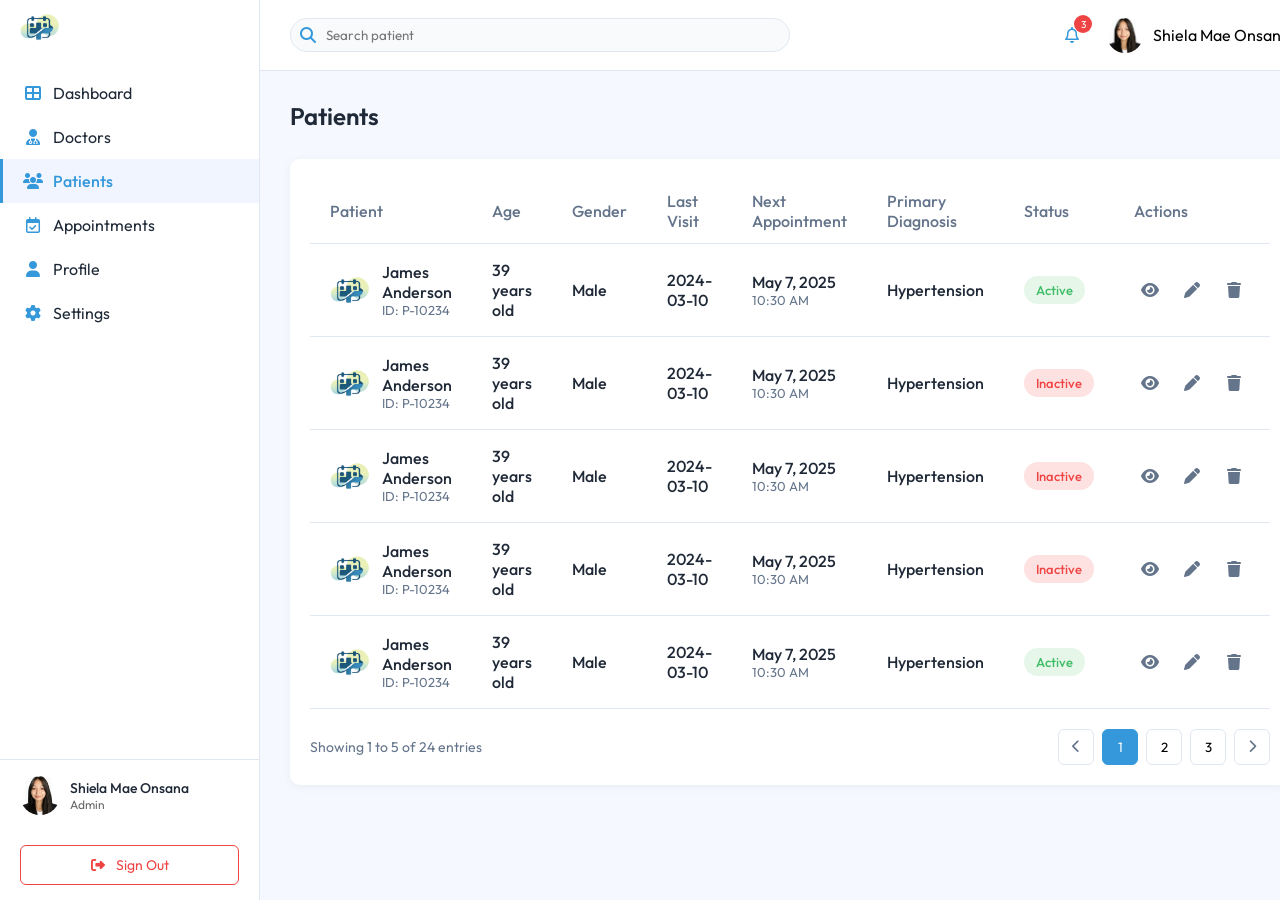
<file: dashboard/admin/patients.html>
<!DOCTYPE html>
<html lang="en">

<head>
    <meta charset="UTF-8">
    <meta name="viewport" content="width=device-width, initial-scale=1.0">
    <title>Appointments</title>
    <link rel="icon" href="images/logo.png" type="my_logo">

    <link rel="stylesheet" href="https://cdnjs.cloudflare.com/ajax/libs/font-awesome/6.4.0/css/all.min.css">

    <style>
        @import url('https://fonts.googleapis.com/css2?family=Grand+Hotel&family=Jost:ital,wght@0,100..900;1,100..900&family=Outfit:wght@100..900&family=Poppins:ital,wght@0,100;0,200;0,300;0,400;0,500;0,600;0,700;0,800;0,900;1,100;1,200;1,300;1,400;1,500;1,600;1,700;1,800;1,900&family=Roboto:ital,wght@0,100..900;1,100..900&family=Winky+Sans:ital,wght@0,300..900;1,300..900&display=swap');


        * {
            margin: 0;
            padding: 0;
            box-sizing: border-box;
            font-family: 'Outfit', sans-serif;

        }

        body {
            background-color: #f5f9ff;
        }

        .container {
            display: flex;
            min-height: 100vh;
        }

        .sidebar {
            width: 260px;
            background-color: white;
            border-right: 1px solid #e0e7f1;
            display: flex;
            flex-direction: column;
            position: fixed;
            height: 100%;
        }

        .logo {
            display: flex;
            align-items: center;
        }

        .logo img {
            width: 40px;
            height: auto;
            margin-top: 7px;
            margin-left: 20px;
        }

        .logo-text {
            color: #3498db;
            font-weight: bold;
            font-style: italic;
            font-size: 24px;
            margin-left: 5px;
        }

        .nav-menu {
            flex-grow: 1;
            display: flex;
            flex-direction: column;
            padding: 20px 0;
        }

        .nav-item {
            display: flex;
            align-items: center;
            padding: 12px 20px;
            color: #1f2937;
            text-decoration: none;
            transition: all 0.3s;
            border-left: 3px solid transparent;
        }

        .nav-item.active {
            background-color: #f0f5ff;
            color: #3498db;
            border-left: 3px solid #3498db;
            font-weight: 500;
        }

        .nav-item:hover:not(.active) {
            background-color: #f8fafc;
            color: #3498db;
        }

        .nav-item i {
            width: 20px;
            margin-right: 10px;
            text-align: center;
            color: #3498db;
        }

        .user-profile {
            padding: 15px 20px;
            display: flex;
            align-items: center;
            border-top: 1px solid #e0e7f1;
        }

        .user-avatar {
            width: 40px;
            height: 40px;
            border-radius: 50%;
            background-color: #e5e7eb;
            margin-right: 10px;
            overflow: hidden;
        }

        .user-avatar img {
            width: 100%;
            height: 100%;
            object-fit: cover;
        }

        .user-info {
            flex-grow: 1;
        }

        .user-name {
            font-weight: 500;
            color: #1f2937;
            font-size: 14px;
        }

        .user-role {
            color: #666;
            font-size: 12px;
        }

        .logout-btn {
            display: block;
            margin: 15px 20px;
            padding: 10px;
            border: 1px solid #ef4444;
            border-radius: 6px;
            color: #ef4444;
            background-color: white;
            text-align: center;
            text-decoration: none;
            font-size: 14px;
            transition: all 0.3s;
        }

        .logout-btn:hover {
            background-color: #fef2f2;
        }

        .logout-btn i {
            margin-right: 8px;
        }

        .main-content {
            flex-grow: 1;
            margin-left: 260px;
        }

        .top-bar {
            display: flex;
            align-items: center;
            justify-content: space-between;
            padding: 15px 30px;
            background-color: white;
            border-bottom: 1px solid #e0e7f1;
        }

        .menu-toggle {
            display: none;
            font-size: 20px;
            color: #3498db;
            cursor: pointer;
            margin-right: 15px;
        }

        .search-container {
            flex-grow: 1;
            max-width: 500px;
            position: relative;
        }

        .search-container i {
            position: absolute;
            left: 10px;
            top: 50%;
            transform: translateY(-50%);
            color: #3498db;
        }

        .search-input {
            width: 100%;
            padding: 8px 10px 8px 35px;
            border: 1px solid #e0e7f1;
            border-radius: 20px;
            background-color: #f8fafc;
            outline: none;
            transition: all 0.3s;
        }

        .search-input:focus {
            background-color: white;
            border-color: #bfdbfe;
            box-shadow: 0 0 0 3px rgba(59, 130, 246, 0.1);
        }

        .notification-container {
            display: flex;
            align-items: center;
        }

        .icon-btn {
            width: 40px;
            height: 40px;
            border-radius: 50%;
            display: flex;
            align-items: center;
            justify-content: center;
            margin-left: 10px;
            position: relative;
            color: #3498db;
            background-color: transparent;
            transition: all 0.3s;
        }

        .icon-btn:hover {
            background-color: #f0f5ff;
            color: #3498db;
        }

        .notification-badge {
            position: absolute;
            top: 0;
            right: 0;
            background-color: #ef4444;
            color: white;
            border-radius: 50%;
            width: 18px;
            height: 18px;
            font-size: 10px;
            display: flex;
            align-items: center;
            justify-content: center;
        }

        .user-dropdown {
            display: flex;
            align-items: center;
            margin-left: 15px;
        }

        .user-dropdown img {
            width: 36px;
            height: 36px;
            border-radius: 50%;
            object-fit: cover;
            margin-right: 10px;
        }

        .content {
            padding: 30px;
        }

        /* Welcome Section */
        .welcome-section {
            display: flex;
            justify-content: space-between;
            align-items: center;
            margin-bottom: 24px;
        }

        .welcome-text h1 {
            font-size: 24px;
            font-weight: 600;
            color: #1f2937;
            margin-bottom: 4px;
        }

        /*  */
        .patient-container {
            background-color: white;
            border-radius: 10px;
            box-shadow: 0 2px 10px rgba(0, 0, 0, 0.05);
            padding: 20px;
            margin-bottom: 30px;
        }

        table {
            width: 100%;
            border-collapse: collapse;
        }

        th {
            text-align: left;
            padding: 12px 20px;
            color: #64748b;
            font-weight: 500;
            border-bottom: 1px solid #e0e7f1;
        }

        td {
            padding: 16px 20px;
            border-bottom: 1px solid #e0e7f1;
            color: #1f2937;
        }

        .patient-avatar img {
            width: 40px;
            height: 40px;
            border-radius: 50%;
            display: flex;
            align-items: center;
            justify-content: center;
            margin-right: 12px;
        }

        .patient-info,
        .patient-age {
            display: flex;
            align-items: center;
        }

        .patient-details,
        .patient-detail {
            display: flex;
            flex-direction: column;
        }

        .patient-name,
        .age {
            font-weight: 500;
            color: #1f2937;
        }

        .patient-id {
            font-size: 13px;
            color: #64748b;
        }

        .patient-gender {
            display: flex;
            flex-direction: column;
        }

        .date-time,
        .next-appointment {
            display: flex;
            flex-direction: column;
        }

        .gender, 
        .date,
        .diagnosis {
            font-weight: 500;
        }

        .time {
            font-size: 13px;
            color: #64748b;
        }

        .status {
            padding: 6px 12px;
            border-radius: 20px;
            font-size: 13px;
            font-weight: 500;
            display: inline-block;
        }

        .confirmed {
            background-color: #e6f7e9;
            color: #3dbb65;
        }

        .cancelled {
            background-color: #fee2e2;
            color: #ef4444;
        }

        .action-icons {
            display: flex;
            gap: 10px;
            color: #64748b;
        }

        .action-icon {
            width: 32px;
            height: 32px;
            display: flex;
            align-items: center;
            justify-content: center;
            border-radius: 6px;
            cursor: pointer;
            transition: all 0.3s;
        }

        .action-icon:hover {
            background-color: #f0f5ff;
            color: #3498db;
        }

        .pagination {
            display: flex;
            justify-content: space-between;
            align-items: center;
            margin-top: 20px;
            color: #64748b;
            font-size: 14px;
        }

        .pagination-info {
            font-weight: 400;
        }

        .pagination-controls {
            display: flex;
            align-items: center;
            gap: 8px;
        }

        .page-btn {
            width: 36px;
            height: 36px;
            display: flex;
            align-items: center;
            justify-content: center;
            border-radius: 6px;
            cursor: pointer;
            border: 1px solid #e0e7f1;
            background-color: #fff;
            transition: all 0.3s;
        }

        .page-btn.active {
            background-color: #3498db;
            color: white;
            border-color: #3498db;
        }

        .page-btn:hover:not(.active) {
            background-color: #f0f5ff;
        }

        .prev-btn,
        .next-btn {
            color: #64748b;
        }

        /* Responsive styles */
        @media (max-width: 768px) {
            .sidebar {
                transform: translateX(-100%);
                transition: transform 0.3s ease;
                z-index: 100;
            }

            .sidebar.active {
                transform: translateX(0);
            }

            .main-content {
                margin-left: 0;
            }

            .menu-toggle {
                display: block;
            }

            .patient-search-filter {
                flex-direction: column;
                align-items: stretch;
                gap: 10px;
            }

            .patient-search-box {
                width: 100%;
            }

            .patient-action-buttons {
                justify-content: space-between;
            }
        }
    </style>
</head>


<body>
    <div class="container">
        <div class="sidebar" id="sidebar">
            <div class="logo">
                <a href="">
                    <img src="images/logo.png" alt="">
                </a>
            </div>
            <div class="nav-menu">
                <a href="index.html" class="nav-item">
                    <i class="fas fa-th-large"></i>
                    <span>Dashboard</span>
                </a>
                <a href="doctors.html" class="nav-item">
                    <i class="fa-solid fa-user-doctor"></i>
                    <span>Doctors</span>
                </a>
                <a href="patients.html" class="nav-item active">
                    <i class="fa-solid fa-users"></i>
                    <span>Patients</span>
                </a>
                <a href="appointments.html" class="nav-item">
                    <i class="fa-regular fa-calendar-check"></i>
                    <span>Appointments</span>
                </a>
                <a href="profile.html" class="nav-item">
                    <i class="fa-solid fa-user"></i>
                    <span>Profile</span>
                </a>
                <a href="setting.html" class="nav-item">
                    <i class="fas fa-cog"></i>
                    <span>Settings</span>
                </a>
            </div>
            <div class="user-profile">
                <div class="user-avatar">
                    <img src="images/id.png" alt="Shiela Mae">
                </div>
                <div class="user-info">
                    <div class="user-name">Shiela Mae Onsana</div>
                    <div class="user-role">Admin</div>
                </div>
            </div>
            <a href="#" class="logout-btn">
                <i class="fas fa-sign-out-alt"></i>
                Sign Out
            </a>
        </div>
        <div class="main-content">
            <div class="top-bar">
                <div class="menu-toggle" id="menu-toggle">
                    <i class="fas fa-bars"></i>
                </div>
                <div class="search-container">
                    <i class="fas fa-search"></i>
                    <input type="text" class="search-input" placeholder="Search patient">

                </div>
                <div class="notification-container">
                    <div class="icon-btn">
                        <i class="far fa-bell"></i>
                        <span class="notification-badge">3</span>
                    </div>
                    <div class="user-dropdown">
                        <img src="images/id.png" alt="Shiela Mae">
                        <span class="user-name-display">Shiela Mae Onsana</span>
                    </div>
                </div>
            </div>
            <div class="content">
                <!-- Welcome Section -->
                <div class="welcome-section">
                    <div class="welcome-text">
                        <h1>Patients</h1>
                    </div>
                </div>

                <!-- Patient Management Interface -->
                <div class="patient-container">

                    <!-- Patient Table -->
                    <table>
                        <thead>
                            <tr>

                                <th>Patient</th>
                                <th>Age</th>
                                <th>Gender</th>
                                <th>Last Visit</th>
                                <th>Next Appointment</th>
                                <th>Primary Diagnosis</th>
                                <th>Status</th>
                                <th>Actions</th>
                            </tr>
                        </thead>
                        <tbody>
                            <!-- Patient 1 --> 
                            <tr>
                                <td>
                                    <div class="patient-info">
                                        <div class="patient-avatar">
                                            <img src="images/logo.png" alt="">
                                        </div>
                                        <div class="patient-details">
                                            <span class="patient-name">James Anderson</span>
                                            <span class="patient-id">ID: P-10234</span>
                                        </div>
                                    </div>
                                </td>
                                <td>
                                    <div class="patient-age">
                                        <div class="patient-detail">
                                            <span class="age">39 years old</span>
                                        </div>
                                    </div>
                                </td>
                                <td>
                                    <div class="patient-gender">
                                        <span class="gender">Male</span>
                                    </div>
                                </td>
                                <td>
                                    <div class="last-visit">
                                        <span class="date">2024-03-10</span>
                                    </div>
                                </td>
                                <td>
                                    <div class="next-appointment">
                                        <span class="date">May 7, 2025</span>
                                        <span class="time">10:30 AM</span>
                                    </div>
                                </td>
                                <td>
                                    <div class="primay-diagnosis">
                                        <span class="diagnosis">Hypertension</span>
                                    </div>
                                </td>
                                <td><span class="status confirmed">Active</span></td>
                                <td>
                                    <div class="action-icons">
                                        <div class="action-icon">
                                            <i class="fas fa-eye"></i>
                                        </div>
                                        <div class="action-icon">
                                            <i class="fas fa-pen"></i>
                                        </div>
                                        <div class="action-icon">
                                            <i class="fas fa-trash"></i>
                                        </div>
                                    </div>
                                </td>
                            </tr>

                            <!-- Patient 2 --> 
                            <tr>
                                <td>
                                    <div class="patient-info">
                                        <div class="patient-avatar">
                                            <img src="images/logo.png" alt="">
                                        </div>
                                        <div class="patient-details">
                                            <span class="patient-name">James Anderson</span>
                                            <span class="patient-id">ID: P-10234</span>
                                        </div>
                                    </div>
                                </td>
                                <td>
                                    <div class="patient-age">
                                        <div class="patient-detail">
                                            <span class="age">39 years old</span>
                                        </div>
                                    </div>
                                </td>
                                <td>
                                    <div class="patient-gender">
                                        <span class="gender">Male</span>
                                    </div>
                                </td>
                                <td>
                                    <div class="last-visit">
                                        <span class="date">2024-03-10</span>
                                    </div>
                                </td>
                                <td>
                                    <div class="next-appointment">
                                        <span class="date">May 7, 2025</span>
                                        <span class="time">10:30 AM</span>
                                    </div>
                                </td>
                                <td>
                                    <div class="primay-diagnosis">
                                        <span class="diagnosis">Hypertension</span>
                                    </div>
                                </td>
                                <td><span class="status cancelled">Inactive</span></td>
                                <td>
                                    <div class="action-icons">
                                        <div class="action-icon">
                                            <i class="fas fa-eye"></i>
                                        </div>
                                        <div class="action-icon">
                                            <i class="fas fa-pen"></i>
                                        </div>
                                        <div class="action-icon">
                                            <i class="fas fa-trash"></i>
                                        </div>
                                    </div>
                                </td>
                            </tr>

                            <!-- Patient 3 --> 
                            <tr>
                                <td>
                                    <div class="patient-info">
                                        <div class="patient-avatar">
                                            <img src="images/logo.png" alt="">
                                        </div>
                                        <div class="patient-details">
                                            <span class="patient-name">James Anderson</span>
                                            <span class="patient-id">ID: P-10234</span>
                                        </div>
                                    </div>
                                </td>
                                <td>
                                    <div class="patient-age">
                                        <div class="patient-detail">
                                            <span class="age">39 years old</span>
                                        </div>
                                    </div>
                                </td>
                                <td>
                                    <div class="patient-gender">
                                        <span class="gender">Male</span>
                                    </div>
                                </td>
                                <td>
                                    <div class="last-visit">
                                        <span class="date">2024-03-10</span>
                                    </div>
                                </td>
                                <td>
                                    <div class="next-appointment">
                                        <span class="date">May 7, 2025</span>
                                        <span class="time">10:30 AM</span>
                                    </div>
                                </td>
                                <td>
                                    <div class="primay-diagnosis">
                                        <span class="diagnosis">Hypertension</span>
                                    </div>
                                </td>
                                <td><span class="status cancelled">Inactive</span></td>
                                <td>
                                    <div class="action-icons">
                                        <div class="action-icon">
                                            <i class="fas fa-eye"></i>
                                        </div>
                                        <div class="action-icon">
                                            <i class="fas fa-pen"></i>
                                        </div>
                                        <div class="action-icon">
                                            <i class="fas fa-trash"></i>
                                        </div>
                                    </div>
                                </td>
                            </tr>

                            <!-- Patient 4 --> 
                            <tr>
                                <td>
                                    <div class="patient-info">
                                        <div class="patient-avatar">
                                            <img src="images/logo.png" alt="">
                                        </div>
                                        <div class="patient-details">
                                            <span class="patient-name">James Anderson</span>
                                            <span class="patient-id">ID: P-10234</span>
                                        </div>
                                    </div>
                                </td>
                                <td>
                                    <div class="patient-age">
                                        <div class="patient-detail">
                                            <span class="age">39 years old</span>
                                        </div>
                                    </div>
                                </td>
                                <td>
                                    <div class="patient-gender">
                                        <span class="gender">Male</span>
                                    </div>
                                </td>
                                <td>
                                    <div class="last-visit">
                                        <span class="date">2024-03-10</span>
                                    </div>
                                </td>
                                <td>
                                    <div class="next-appointment">
                                        <span class="date">May 7, 2025</span>
                                        <span class="time">10:30 AM</span>
                                    </div>
                                </td>
                                <td>
                                    <div class="primay-diagnosis">
                                        <span class="diagnosis">Hypertension</span>
                                    </div>
                                </td>
                                <td><span class="status cancelled">Inactive</span></td>
                                <td>
                                    <div class="action-icons">
                                        <div class="action-icon">
                                            <i class="fas fa-eye"></i>
                                        </div>
                                        <div class="action-icon">
                                            <i class="fas fa-pen"></i>
                                        </div>
                                        <div class="action-icon">
                                            <i class="fas fa-trash"></i>
                                        </div>
                                    </div>
                                </td>
                            </tr>

                            <!-- Patient 5 --> 
                            <tr>
                                <td>
                                    <div class="patient-info">
                                        <div class="patient-avatar">
                                            <img src="images/logo.png" alt="">
                                        </div>
                                        <div class="patient-details">
                                            <span class="patient-name">James Anderson</span>
                                            <span class="patient-id">ID: P-10234</span>
                                        </div>
                                    </div>
                                </td>
                                <td>
                                    <div class="patient-age">
                                        <div class="patient-detail">
                                            <span class="age">39 years old</span>
                                        </div>
                                    </div>
                                </td>
                                <td>
                                    <div class="patient-gender">
                                        <span class="gender">Male</span>
                                    </div>
                                </td>
                                <td>
                                    <div class="last-visit">
                                        <span class="date">2024-03-10</span>
                                    </div>
                                </td>
                                <td>
                                    <div class="next-appointment">
                                        <span class="date">May 7, 2025</span>
                                        <span class="time">10:30 AM</span>
                                    </div>
                                </td>
                                <td>
                                    <div class="primay-diagnosis">
                                        <span class="diagnosis">Hypertension</span>
                                    </div>
                                </td>
                                <td><span class="status confirmed">Active</span></td>
                                <td>
                                    <div class="action-icons">
                                        <div class="action-icon">
                                            <i class="fas fa-eye"></i>
                                        </div>
                                        <div class="action-icon">
                                            <i class="fas fa-pen"></i>
                                        </div>
                                        <div class="action-icon">
                                            <i class="fas fa-trash"></i>
                                        </div>
                                    </div>
                                </td>
                            </tr>
            
                        </tbody>
                    </table>

                    <!-- Pagination -->
                    <div class="pagination">
                        <div class="pagination-info">
                            Showing 1 to 5 of 24 entries
                        </div>
                        <div class="pagination-controls">
                            <button class="page-btn prev-btn">
                                <i class="fas fa-chevron-left"></i>
                            </button>
                            <button class="page-btn active">1</button>
                            <button class="page-btn">2</button>
                            <button class="page-btn">3</button>
                            <button class="page-btn next-btn">
                                <i class="fas fa-chevron-right"></i>
                            </button>
                        </div>
                    </div>
                </div>
            </div>
        </div>
    </div>



    <script>
        // Toggle sidebar functionality
        document.getElementById('menu-toggle').addEventListener('click', function () {
            document.getElementById('sidebar').classList.toggle('active');
            document.querySelector('.main-content').classList.toggle('expanded');
        });

        // Close sidebar when clicking outside on small screens
        document.addEventListener('click', function (event) {
            const sidebar = document.getElementById('sidebar');
            const menuToggle = document.getElementById('menu-toggle');

            if (window.innerWidth <= 768 &&
                !sidebar.contains(event.target) &&
                !menuToggle.contains(event.target) &&
                sidebar.classList.contains('active')) {
                sidebar.classList.remove('active');
                document.querySelector('.main-content').classList.remove('expanded');
            }
        });

        // Adjust sidebar on window resize
        window.addEventListener('resize', function () {
            const sidebar = document.getElementById('sidebar');
            if (window.innerWidth > 768 && sidebar.classList.contains('active')) {
                sidebar.classList.remove('active');
                document.querySelector('.main-content').classList.remove('expanded');
            }
        });


    </script>
</body>

</html>
</file>
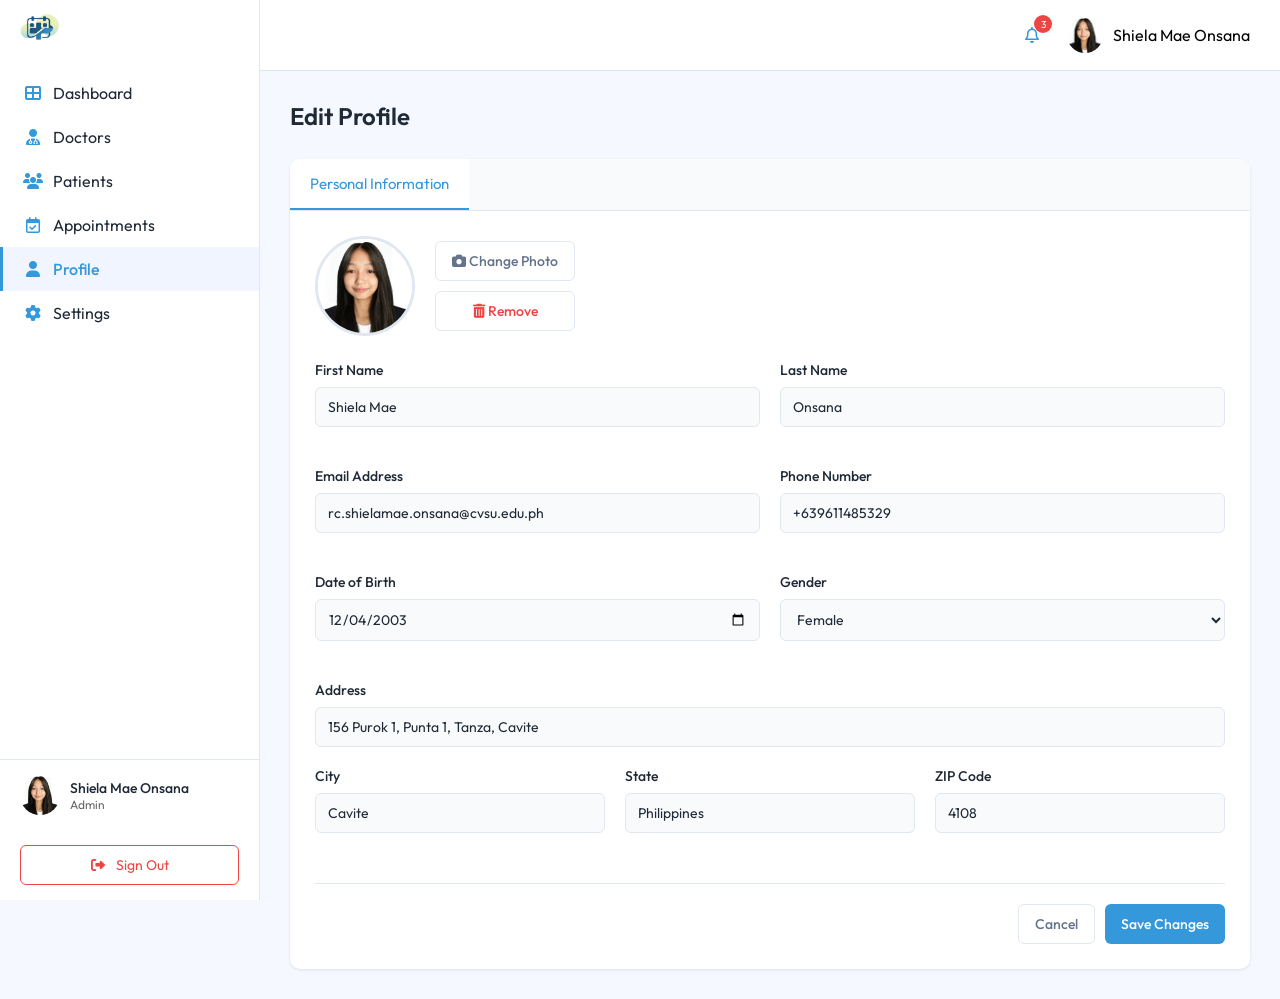
<file: dashboard/admin/profile.html>
<!DOCTYPE html>
<html lang="en">

<head>
    <meta charset="UTF-8">
    <meta name="viewport" content="width=device-width, initial-scale=1.0">
    <title>Profile Settings</title>
    <link rel="icon" href="images/logo.png" type="my_logo">
    <link rel="stylesheet" href="https://cdnjs.cloudflare.com/ajax/libs/font-awesome/6.4.0/css/all.min.css">

    <style>
        @import url('https://fonts.googleapis.com/css2?family=Grand+Hotel&family=Jost:ital,wght@0,100..900;1,100..900&family=Outfit:wght@100..900&family=Poppins:ital,wght@0,100;0,200;0,300;0,400;0,500;0,600;0,700;0,800;0,900;1,100;1,200;1,300;1,400;1,500;1,600;1,700;1,800;1,900&family=Roboto:ital,wght@0,100..900;1,100..900&family=Winky+Sans:ital,wght@0,300..900;1,300..900&display=swap');


        * {
            margin: 0;
            padding: 0;
            box-sizing: border-box;
            font-family: 'Outfit', sans-serif;

        }

        body {
            background-color: #f5f9ff;
        }

        .container {
            display: flex;
            min-height: 100vh;
        }

        .sidebar {
            width: 260px;
            background-color: white;
            border-right: 1px solid #e0e7f1;
            display: flex;
            flex-direction: column;
            position: fixed;
            height: 100%;
        }

        .logo {
            display: flex;
            align-items: center;
        }

        .logo img {
            width: 40px;
            height: auto;
            margin-top: 7px;
            margin-left: 20px;
        }

        .logo-text {
            color: #3498db;
            font-weight: bold;
            font-style: italic;
            font-size: 24px;
            margin-left: 5px;
        }

        .nav-menu {
            flex-grow: 1;
            display: flex;
            flex-direction: column;
            padding: 20px 0;
        }

        .nav-item {
            display: flex;
            align-items: center;
            padding: 12px 20px;
            color: #1f2937;
            text-decoration: none;
            transition: all 0.3s;
            border-left: 3px solid transparent;
        }

        .nav-item.active {
            background-color: #f0f5ff;
            color: #3498db;
            border-left: 3px solid #3498db;
            font-weight: 500;
        }

        .nav-item:hover:not(.active) {
            background-color: #f8fafc;
            color: #3498db;
        }

        .nav-item i {
            width: 20px;
            margin-right: 10px;
            text-align: center;
            color: #3498db;
        }

        .user-profile {
            padding: 15px 20px;
            display: flex;
            align-items: center;
            border-top: 1px solid #e0e7f1;
        }

        .user-avatar {
            width: 40px;
            height: 40px;
            border-radius: 50%;
            background-color: #e5e7eb;
            margin-right: 10px;
            overflow: hidden;
        }

        .user-avatar img {
            width: 100%;
            height: 100%;
            object-fit: cover;
        }

        .user-info {
            flex-grow: 1;
        }

        .user-name {
            font-weight: 500;
            color: #1f2937;
            font-size: 14px;
        }

        .user-role {
            color: #666;
            font-size: 12px;
        }

        .logout-btn {
            display: block;
            margin: 15px 20px;
            padding: 10px;
            border: 1px solid #ef4444;
            border-radius: 6px;
            color: #ef4444;
            background-color: white;
            text-align: center;
            text-decoration: none;
            font-size: 14px;
            transition: all 0.3s;
        }

        .logout-btn:hover {
            background-color: #fef2f2;
        }

        .logout-btn i {
            margin-right: 8px;
        }

        .main-content {
            flex-grow: 1;
            margin-left: 260px;
        }

        .top-bar {
            display: flex;
            align-items: center;
            justify-content: space-between;
            padding: 15px 30px;
            background-color: white;
            border-bottom: 1px solid #e0e7f1;
        }

        .menu-toggle {
            display: none;
            font-size: 20px;
            color: #3498db;
            cursor: pointer;
            margin-right: 15px;
        }

        .search-container {
            flex-grow: 1;
            max-width: 500px;
            position: relative;
        }

        .search-container i {
            position: absolute;
            left: 10px;
            top: 50%;
            transform: translateY(-50%);
            color: #3498db;
        }

        .search-input {
            width: 100%;
            padding: 8px 10px 8px 35px;
            border: 1px solid #e0e7f1;
            border-radius: 20px;
            background-color: #f8fafc;
            outline: none;
            transition: all 0.3s;
        }

        .search-input:focus {
            background-color: white;
            border-color: #bfdbfe;
            box-shadow: 0 0 0 3px rgba(59, 130, 246, 0.1);
        }

        .notification-container {
            display: flex;
            align-items: center;
        }

        .icon-btn {
            width: 40px;
            height: 40px;
            border-radius: 50%;
            display: flex;
            align-items: center;
            justify-content: center;
            margin-left: 10px;
            position: relative;
            color: #3498db;
            background-color: transparent;
            transition: all 0.3s;
        }

        .icon-btn:hover {
            background-color: #f0f5ff;
            color: #3498db;
        }

        .notification-badge {
            position: absolute;
            top: 0;
            right: 0;
            background-color: #ef4444;
            color: white;
            border-radius: 50%;
            width: 18px;
            height: 18px;
            font-size: 10px;
            display: flex;
            align-items: center;
            justify-content: center;
        }

        .user-dropdown {
            display: flex;
            align-items: center;
            margin-left: 15px;
        }

        .user-dropdown img {
            width: 36px;
            height: 36px;
            border-radius: 50%;
            object-fit: cover;
            margin-right: 10px;
        }

        .content {
            padding: 30px;
        }

        /* Welcome Section */
        .welcome-section {
            display: flex;
            justify-content: space-between;
            align-items: center;
            margin-bottom: 24px;
        }

        .welcome-text h1 {
            font-size: 24px;
            font-weight: 600;
            color: #1f2937;
            margin-bottom: 4px;
        }

        /* Profile Settings Styles */
        .profile-settings-container {
            background-color: white;
            border-radius: 10px;
            box-shadow: 0 1px 3px rgba(0, 0, 0, 0.1);
            overflow: hidden;
        }

        .settings-nav {
            display: flex;
            border-bottom: 1px solid #e0e7f1;
            background-color: #f8fafc;
        }

        .settings-nav-item {
            padding: 15px 20px;
            font-size: 15px;
            color: #64748b;
            cursor: pointer;
            transition: all 0.3s;
            border-bottom: 2px solid transparent;
        }

        .settings-nav-item.active {
            color: #3498db;
            border-bottom: 2px solid #3498db;
            background-color: white;
        }

        .settings-nav-item:hover:not(.active) {
            color: #475569;
            background-color: #f0f5ff;
        }

        .settings-content {
            padding: 25px;
        }

        .settings-section {
            display: none;
        }

        .settings-section.active {
            display: block;
        }

        .form-group {
            margin-bottom: 20px;
        }

        .form-group label {
            display: block;
            font-size: 14px;
            font-weight: 500;
            color: #1f2937;
            margin-bottom: 8px;
        }

        .form-control {
            width: 100%;
            padding: 10px 12px;
            font-size: 14px;
            color: #1f2937;
            background-color: #f9fafb;
            border: 1px solid #e0e7f1;
            border-radius: 6px;
            transition: all 0.3s;
        }

        .form-control:focus {
            outline: none;
            background-color: white;
            border-color: #bfdbfe;
            box-shadow: 0 0 0 3px rgba(59, 130, 246, 0.1);
        }

        .form-row {
            display: flex;
            gap: 20px;
            margin-bottom: 20px;
        }

        .form-col {
            flex: 1;
        }

        textarea.form-control {
            min-height: 120px;
            resize: vertical;
        }

        .btn {
            display: inline-block;
            padding: 10px 16px;
            font-size: 14px;
            font-weight: 500;
            text-align: center;
            border-radius: 6px;
            cursor: pointer;
            transition: all 0.3s;
            border: none;
        }

        .btn-primary {
            background-color: #3498db;
            color: white;
        }

        .btn-primary:hover {
            background-color: #2980b9;
        }

        .btn-outline {
            background-color: white;
            color: #64748b;
            border: 1px solid #e0e7f1;
        }

        .btn-outline:hover {
            background-color: #f8fafc;
            color: #475569;
        }

        .form-actions {
            display: flex;
            justify-content: flex-end;
            gap: 10px;
            margin-top: 30px;
            padding-top: 20px;
            border-top: 1px solid #e0e7f1;
        }

        .avatar-upload {
            display: flex;
            align-items: center;
            margin-bottom: 25px;
        }

        .current-avatar {
            width: 100px;
            height: 100px;
            border-radius: 50%;
            object-fit: cover;
            border: 3px solid #e0e7f1;
            margin-right: 20px;
        }

        .avatar-actions {
            display: flex;
            flex-direction: column;
            gap: 10px;
        }

        .avatar-input {
            display: none;
        }



        .specialty-tags {
            display: flex;
            flex-wrap: wrap;
            gap: 10px;
            margin-top: 10px;
        }

        .specialty-tag {
            background-color: #f0f5ff;
            color: #3498db;
            border: 1px solid #bfdbfe;
            border-radius: 30px;
            padding: 5px 12px;
            font-size: 13px;
            display: flex;
            align-items: center;
        }

        .specialty-tag i {
            margin-left: 6px;
            font-size: 11px;
            cursor: pointer;
        }

        /* Responsive Styles */
        @media (max-width: 1200px) {
            .form-row {
                flex-wrap: wrap;
            }

            .form-col {
                flex: 1 1 45%;
                min-width: 300px;
            }

            .settings-nav-item {
                padding: 15px 15px;
                font-size: 14px;
            }

            .content {
                padding: 25px;
            }
        }

        @media (max-width: 992px) {
            .sidebar {
                left: -260px;
                transition: all 0.3s;
                z-index: 1000;
            }

            .sidebar.active {
                left: 0;
            }

            .main-content {
                margin-left: 0;
            }

            .menu-toggle {
                display: block;
            }

            .user-dropdown span {
                display: none;
            }

            .settings-content {
                padding: 20px;
            }

            .form-col {
                flex: 1 1 100%;
                min-width: auto;
            }
        }

        @media (max-width: 768px) {
            .top-bar {
                padding: 15px 20px;
            }

            .content {
                padding: 20px;
            }

            .welcome-text h1 {
                font-size: 22px;
            }

            .avatar-upload {
                flex-direction: column;
                align-items: flex-start;
                gap: 15px;
            }

            .specialty-tags {
                gap: 8px;
            }

            .settings-nav {
                flex-wrap: wrap;
            }

            .settings-nav-item {
                flex: 1 1 50%;
                text-align: center;
                padding: 12px 10px;
                font-size: 13px;
            }

            .form-actions {
                flex-direction: column-reverse;
                gap: 8px;
            }

            .btn {
                width: 100%;
            }
        }

        @media (max-width: 576px) {
            .top-bar {
                padding: 12px 15px;
            }

            .content {
                padding: 15px;
            }

            .welcome-text h1 {
                font-size: 20px;
            }

            .settings-nav-item {
                flex: 1 1 100%;
                font-size: 12.5px;
                padding: 10px 5px;
            }

            .user-profile {
                padding: 15px;
            }

            .logout-btn {
                margin: 15px;
            }

            .notification-container .icon-btn {
                width: 35px;
                height: 35px;
            }

            .user-dropdown img {
                width: 32px;
                height: 32px;
            }

            .form-control {
                font-size: 13px;
            }

            .form-group label {
                font-size: 13px;
            }

            .specialty-tag {
                font-size: 12px;
                padding: 4px 10px;
            }

            .current-avatar {
                width: 80px;
                height: 80px;
            }
        }
    </style>
</head>


<body>
    <div class="container">
        <div class="sidebar" id="sidebar">
            <div class="logo">
                <a href="">
                    <img src="images/logo.png" alt="">
                </a>
            </div>
            <div class="nav-menu">
                <a href="index.html" class="nav-item">
                    <i class="fas fa-th-large"></i>
                    <span>Dashboard</span>
                </a>
                <a href="doctors.html" class="nav-item">
                    <i class="fa-solid fa-user-doctor"></i>
                    <span>Doctors</span>
                </a>
                <a href="patients.html" class="nav-item">
                    <i class="fa-solid fa-users"></i>
                    <span>Patients</span>
                </a>
                <a href="appointments.html" class="nav-item">
                    <i class="fa-regular fa-calendar-check"></i>
                    <span>Appointments</span>
                </a>
                <a href="profile.html" class="nav-item active">
                    <i class="fa-solid fa-user"></i>
                    <span>Profile</span>
                </a>
                <a href="setting.html" class="nav-item">
                    <i class="fas fa-cog"></i>
                    <span>Settings</span>
                </a>
            </div>
            <div class="user-profile">
                <div class="user-avatar">
                    <img src="images/id.png" alt="Shiela Mae">
                </div>
                <div class="user-info">
                    <div class="user-name">Shiela Mae Onsana</div>
                    <div class="user-role">Admin</div>
                </div>
            </div>
            <a href="#" class="logout-btn">
                <i class="fas fa-sign-out-alt"></i>
                Sign Out
            </a>
        </div>
        <div class="main-content">
            <div class="top-bar">
                <div class="menu-toggle" id="menu-toggle">
                    <i class="fas fa-bars"></i>
                </div>
                <div class="search-container">

                </div>
                <div class="notification-container">
                    <div class="icon-btn">
                        <i class="far fa-bell"></i>
                        <span class="notification-badge">3</span>
                    </div>
                    <div class="user-dropdown">
                        <img src="images/id.png" alt="Dr. Chen">
                        <span class="user-name-display">Shiela Mae Onsana</span>
                    </div>
                </div>
            </div>
            <div class="content">
                <!-- Welcome Section -->
                <div class="welcome-section">
                    <div class="welcome-text">
                        <h1>Edit Profile</h1>
                    </div>
                </div>

                <!-- Profile Settings Container -->
                <div class="profile-settings-container">
                    <!-- Settings Navigation -->
                    <div class="settings-nav">
                        <div class="settings-nav-item active" data-target="personal-info">Personal Information</div>
                    </div>

                    <!-- Settings Content -->
                    <div class="settings-content">
                        <!-- Personal Information Section -->
                        <div id="personal-info" class="settings-section active">
                            <div class="avatar-upload">
                                <img src="images/id.png" alt="Shiela Mae" class="current-avatar">
                                <div class="avatar-actions">
                                    <label for="avatar-input" class="btn btn-outline">
                                        <i class="fas fa-camera"></i> Change Photo
                                    </label>
                                    <input type="file" id="avatar-input" class="avatar-input" accept="image/*">
                                    <button class="btn btn-outline" style="color: #ef4444;">
                                        <i class="fas fa-trash-alt"></i> Remove
                                    </button>
                                </div>
                            </div>

                            <div class="form-row">
                                <div class="form-col">
                                    <div class="form-group">
                                        <label for="first-name">First Name</label>
                                        <input type="text" id="first-name" class="form-control" value="Shiela Mae">
                                    </div>
                                </div>
                                <div class="form-col">
                                    <div class="form-group">
                                        <label for="last-name">Last Name</label>
                                        <input type="text" id="last-name" class="form-control" value="Onsana">
                                    </div>
                                </div>
                            </div>

                            <div class="form-row">
                                <div class="form-col">
                                    <div class="form-group">
                                        <label for="email">Email Address</label>
                                        <input type="email" id="email" class="form-control" value="rc.shielamae.onsana@cvsu.edu.ph">
                                    </div>
                                </div>
                                <div class="form-col">
                                    <div class="form-group">
                                        <label for="phone">Phone Number</label>
                                        <input type="tel" id="phone" class="form-control" value="+639611485329">
                                    </div>
                                </div>
                            </div>

                            <div class="form-row">
                                <div class="form-col">
                                    <div class="form-group">
                                        <label for="dob">Date of Birth</label>
                                        <input type="date" id="dob" class="form-control" value="2003-12-04">
                                    </div>
                                </div>
                                <div class="form-col">
                                    <div class="form-group">
                                        <label for="gender">Gender</label>
                                        <select id="gender" class="form-control">
                                            <option value="male">Male</option>
                                            <option value="female" selected>Female</option>
                                            <option value="other">Other</option>
                                            <option value="prefer-not">Prefer not to say</option>
                                        </select>
                                    </div>
                                </div>
                            </div>

                            <div class="form-group">
                                <label for="address">Address</label>
                                <input type="text" id="address" class="form-control" value="156 Purok 1, Punta 1, Tanza, Cavite">
                            </div>

                            <div class="form-row">
                                <div class="form-col">
                                    <div class="form-group">
                                        <label for="city">City</label>
                                        <input type="text" id="city" class="form-control" value="Cavite">
                                    </div>
                                </div>
                                <div class="form-col">
                                    <div class="form-group">
                                        <label for="state">State</label>
                                        <input type="text" id="state" class="form-control" value="Philippines">
                                    </div>
                                </div>
                                <div class="form-col">
                                    <div class="form-group">
                                        <label for="zip">ZIP Code</label>
                                        <input type="text" id="zip" class="form-control" value="4108">
                                    </div>
                                </div>
                            </div>

                            <div class="form-actions">
                                <button class="btn btn-outline">Cancel</button>
                                <button class="btn btn-primary">Save Changes</button>
                            </div>
                        </div>

                        <!-- Professional Information Section -->
                        <div id="professional-info" class="settings-section">
                            <div class="form-group">
                                <label for="specialization">Primary Specialization</label>
                                <select id="specialization" class="form-control">
                                    <option value="cardiology" selected>Cardiology</option>
                                    <option value="neurology">Neurology</option>
                                    <option value="pediatrics">Pediatrics</option>
                                    <option value="dermatology">Dermatology</option>
                                    <option value="dermatology">Pathologist</option>
                                    <option value="dermatology">Pharmacist</option>


                                </select>
                            </div>

                            <div class="form-group">
                                <label for="subspecialties">Sub-specialties</label>
                                <input type="text" id="subspecialties" class="form-control"
                                    placeholder="Type and press Enter to add">
                                <div class="specialty-tags">
                                    <div class="specialty-tag">
                                        Interventional Cardiology <i class="fas fa-times"></i>
                                    </div>
                                    <div class="specialty-tag">
                                        Electrophysiology <i class="fas fa-times"></i>
                                    </div>
                                </div>
                            </div>

                            <div class="form-group">
                                <label for="experience">Years of Experience</label>
                                <input type="number" id="experience" class="form-control" value="15" min="0" max="70">
                            </div>

                            <div class="form-group">
                                <label for="medical-license">Medical License Number</label>
                                <input type="text" id="medical-license" class="form-control" value="CA-MED-12345">
                            </div>

                            <div class="form-group">
                                <label for="npi">NPI Number</label>
                                <input type="text" id="npi" class="form-control" value="1234567890">
                            </div>

                            <div class="form-group">
                                <label for="education">Education & Training</label>
                                <textarea id="education" class="form-control">
MD, Harvard Medical School, 2005 
Residency in Internal Medicine, Massachusetts General Hospital, 2005-2008
Fellowship in Cardiovascular Disease, Stanford University Medical Center, 2008-2011</textarea>
                            </div>





                            <div class="form-actions">
                                <button class="btn btn-outline">Cancel</button>
                                <button class="btn btn-primary">Save Changes</button>
                            </div>
                        </div>


                    </div>
                </div>
            </div>
        </div>
    </div>

    <script>
        // Sidebar Toggle
        document.getElementById('menu-toggle').addEventListener('click', function () {
            document.getElementById('sidebar').classList.toggle('active');
            document.querySelector('.main-content').classList.toggle('expanded');
        });

        // Close sidebar when clicking outside on mobile
        document.addEventListener('click', function (event) {
            const sidebar = document.getElementById('sidebar');
            const menuToggle = document.getElementById('menu-toggle');

            if (window.innerWidth <= 768 &&
                !sidebar.contains(event.target) &&
                !menuToggle.contains(event.target) &&
                sidebar.classList.contains('active')) {
                sidebar.classList.remove('active');
                document.querySelector('.main-content').classList.remove('expanded');
            }
        });

        // Responsive Sidebar Handling
        window.addEventListener('resize', function () {
            const sidebar = document.getElementById('sidebar');
            if (window.innerWidth > 768 && sidebar.classList.contains('active')) {
                sidebar.classList.remove('active');
                document.querySelector('.main-content').classList.remove('expanded');
            }
        });

        // Tab Switching Functionality
        document.querySelectorAll('.settings-nav-item').forEach(item => {
            item.addEventListener('click', function () {
                // Switch active tabs
                document.querySelectorAll('.settings-nav-item, .settings-section').forEach(el => {
                    el.classList.remove('active');
                });
                this.classList.add('active');
                document.getElementById(this.dataset.target).classList.add('active');
            });
        });

        // Avatar Upload Functionality
        const avatarInput = document.getElementById('avatar-input');
        const currentAvatar = document.querySelector('.current-avatar');
        const removeAvatarBtn = document.querySelector('.avatar-actions button');

        avatarInput.addEventListener('change', function (e) {
            const file = e.target.files[0];
            if (file && file.type.startsWith('image/')) {
                const reader = new FileReader();
                reader.onload = function (e) {
                    currentAvatar.src = e.target.result;
                };
                reader.readAsDataURL(file);
            }
        });

        removeAvatarBtn.addEventListener('click', function (e) {
            e.preventDefault();
            currentAvatar.src = 'images/doctor-1.png'; // Default avatar
            avatarInput.value = ''; // Clear file input
        });

        // Specialty Tags Functionality
        const subspecialtiesInput = document.getElementById('subspecialties');
        const tagsContainer = document.querySelector('.specialty-tags');

        function createTag(text) {
            const tag = document.createElement('div');
            tag.className = 'specialty-tag';
            tag.innerHTML = `${text} <i class="fas fa-times"></i>`;
            tag.querySelector('i').addEventListener('click', () => tag.remove());
            return tag;
        }

        subspecialtiesInput.addEventListener('keydown', function (e) {
            if (e.key === 'Enter' && this.value.trim()) {
                e.preventDefault();
                tagsContainer.appendChild(createTag(this.value.trim()));
                this.value = '';
            }
        });

        // Initialize existing tags
        document.querySelectorAll('.specialty-tag i').forEach(icon => {
            icon.addEventListener('click', function () {
                this.parentElement.remove();
            });
        });

        // Form Handling and Validation
        document.querySelectorAll('.btn-primary').forEach(button => {
            button.addEventListener('click', async function (e) {
                e.preventDefault();
                const form = this.closest('.settings-section');

                // Simple Validation Example
                if (form.id === 'personal-info') {
                    const email = form.querySelector('#email');
                    if (!validateEmail(email.value)) {
                        alert('Please enter a valid email address');
                        return;
                    }
                }

                // Collect form data
                const formData = new FormData();
                form.querySelectorAll('input, select, textarea').forEach(field => {
                    if (field.type !== 'file') {
                        formData.append(field.name || field.id, field.value);
                    }
                });

                // Collect specialty tags
                const specialties = Array.from(form.querySelectorAll('.specialty-tag'))
                    .map(tag => tag.textContent.trim().replace('×', ''));
                formData.append('specialties', specialties.join(','));

                // Simulate API call
                try {
                    // Replace with actual fetch() call
                    console.log([...formData.entries()]);
                    alert('Settings saved successfully!');
                } catch (error) {
                    alert('Error saving settings');
                }
            });
        });

        // Cancel Button Functionality
        document.querySelectorAll('.btn-outline').forEach(button => {
            if (button.textContent.includes('Cancel')) {
                button.addEventListener('click', function (e) {
                    e.preventDefault();
                    // Reset form fields
                    this.closest('.settings-section').querySelectorAll('input, select, textarea').forEach(field => {
                        field.value = field.defaultValue;
                    });
                    // Reset avatar
                    currentAvatar.src = 'images/doctor-1.png';
                    avatarInput.value = '';
                    // Reset tags
                    tagsContainer.innerHTML = `
                    <div class="specialty-tag">
                        Interventional Cardiology <i class="fas fa-times"></i>
                    </div>
                    <div class="specialty-tag">
                        Electrophysiology <i class="fas fa-times"></i>
                    </div>
                `;
                    // Reinitialize tag remove buttons
                    document.querySelectorAll('.specialty-tag i').forEach(icon => {
                        icon.addEventListener('click', function () {
                            this.parentElement.remove();
                        });
                    });
                });
            }
        });

        // Validation Helpers
        function validateEmail(email) {
            return /^[^\s@]+@[^\s@]+\.[^\s@]+$/.test(email);
        }

        function validatePhone(phone) {
            return /^\(\d{3}\) \d{3}-\d{4}$/.test(phone);
        }
    </script>
</body>

</html>
</file>
<file: style.css>
@import url('https://fonts.googleapis.com/css2?family=Grand+Hotel&family=Jost:ital,wght@0,100..900;1,100..900&family=Outfit:wght@100..900&family=Poppins:ital,wght@0,100;0,200;0,300;0,400;0,500;0,600;0,700;0,800;0,900;1,100;1,200;1,300;1,400;1,500;1,600;1,700;1,800;1,900&family=Roboto:ital,wght@0,100..900;1,100..900&family=Winky+Sans:ital,wght@0,300..900;1,300..900&display=swap');

* {
    margin: 0;
    padding: 0;
    box-sizing: border-box;
    font-family: 'Outfit', sans-serif;
}

body {
    background-color: #ffffff;
}

/* Header Styles */
header {
    background-color: #fff;
    box-shadow: 0 2px 5px rgba(0, 0, 0, 0.1);
    position: sticky;
    top: 0;
    z-index: 100;
    width: 100%;
}

.navbar {
    display: flex;
    align-items: center;
    justify-content: space-between;
    padding: 8px 20px;
    position: relative;
    height: 60px;
    max-width: 1400px;
    margin: 0 auto;
    width: 100%;
}

.logo {
    display: flex;
    align-items: center;
    gap: 8px;
}
.logo a {
    text-decoration: none;
}
.logo img {
    width: 28px;
    height: 28px;
}

.logo span {
    font-size: 16px;
    font-weight: 700;
    color: #3498db;
}

.logo .highlight {
    color: #2980b9;
}

.menu-toggle {
    display: none;
    font-size: 24px;
    cursor: pointer;
    color: #3498db;
    z-index: 101;
}

.nav-container {
    display: flex;
    align-items: center;
    justify-content: space-between;
    gap: 50px;
    flex: 1;
    margin-left: 40px;
}

.nav-links {
    display: flex;
    gap: 50px;
    list-style: none;
    margin: 0 auto;
    margin-top: 20px;
}

.nav-links li a {
    text-decoration: none;
    color: #333;
    font-size: 14px;
    font-weight: 500;
    transition: color 0.3s ease;
}

.nav-links a:hover,
.nav-links a.active {
    color: #3498db;
}

.auth-buttons {
    display: flex;
    gap: 14px;
}

.auth-buttons a {
    text-decoration: none;
    font-size: 13px;
    padding: 6px 14px;
    border-radius: 6px;
    transition: all 0.3s ease;
    font-weight: 500;
    border: 1px solid transparent;
}

.auth-buttons .login {
    color: #3498db;
    border: 1px solid #3498db;
    background-color: transparent;
}

.auth-buttons .login:hover {
    background-color: #3498db;
    color: #fff;
}

.auth-buttons .signup {
    background-color: #3498db;
    color: #fff;
}

.auth-buttons .signup:hover {
    background-color: #2980b9;
}

/* Hero Section */
.hero {
    background-image: url('images/hero.png');
    background-size: cover;
    background-position: center;
    padding: 100px 80px;
    display: flex;
    align-items: center;
    justify-content: flex-start;
    height: 88vh;
    color: #ffffff;
    position: relative;
}

.hero-content {
    position: relative;
    max-width: 600px;
}

.hero-content h1 {
    font-size: 48px;
    font-weight: 600;
    color: #1F2937;
    margin-bottom: 20px;
    line-height: 1.1;
}

.hero-content p {
    font-size: 16px;
    color: #333;
    margin-bottom: 30px;
    line-height: 1.6;
}

.btn-book {
    background-color: #3498db;
    color: #fff;
    padding: 12px 24px;
    text-decoration: none;
    border-radius: 8px;
    font-size: 16px;
    transition: background-color 0.3s ease;
    display: inline-block;
}

.btn-book:hover {
    background-color: #2980b9;
}

/* Scheduler */
.scheduler {
    color: #1f1f1f;
    position: relative;
    top: -60px;
    background-color: #fff;
    margin: 0 auto;
    max-width: 1000px;
    padding: 30px;
    border-radius: 10px;
    box-shadow: 0 4px 8px rgba(0, 0, 0, 0.1);
    display: flex;
    flex-direction: column;
    gap: 20px;
}

.scheduler h3 {
    font-size: 24px;
    font-weight: 600;
}

.form-row {
    display: flex;
    gap: 20px;
}

select,
input {
    flex: 1;
    padding: 10px;
    border-radius: 6px;
    border: 1px solid #ddd;
    color: #1f1f1f;
    font-size: 14px;
}

select:focus,
input:focus {
    outline: none;
    border-color: #3498db;
}

.scheduler button {
    align-self: stretch;
    background-color: #3498db;
    color: #fff;
    border: none;
    padding: 12px 20px;
    border-radius: 8px;
    font-weight: 500;
    font-size: 16px;
    cursor: pointer;
    transition: background-color 0.3s ease;
}

.scheduler button:hover {
    background-color: #2980b9;
}

/* Mobile Navigation Styles */
.mobile-nav-active {
    overflow: hidden;
}

/*Doctor Section*/
.doctors-section {
    padding: 30px 20px;
    text-align: center;
    max-width: 1400px;
    margin: 0 auto;
}

.doctors-header {
    text-align: center;
    max-width: 800px;
    margin: 0 auto 50px;
}

.doctors-header h2 {
    font-size: 32px;
    color: #1F2937;
    margin-bottom: 15px;
    font-weight: 600;
}

.doctors-header p {
    font-size: 16px;
    color: #666666;
    line-height: 1.5;
}

.doctors-container {
    width: 100%;
    overflow: hidden;
}

.doctors-cards {
    display: flex;
    flex-wrap: wrap;
    justify-content: center;
    gap: 50px;
}

.doctor-card {
    background: #fff;
    border-radius: 10px;
    box-shadow: 0 4px 10px rgba(0, 0, 0, 0.08);
    overflow: hidden;
    width: 300px;
    text-align: left;
    transition: transform 0.3s ease;
}

.doctor-card:hover {
    transform: translateY(-5px);
}

.doctor-card img {
    width: 100%;
    height: auto;
    object-fit: cover;
    aspect-ratio: 1 / 1;
}

.doctor-info {
    padding: 20px;
}

.doctor-info h3 {
    font-size: 18px;
    margin-bottom: 5px;
    font-weight: 600;
}

.specialty {
    color: #3498db;
    font-weight: 500;
    margin-bottom: 8px;
}

.rating {
    margin-bottom: 8px;
    color: #ffc107;
    font-size: 20px;
}

.rating span {
    color: #666;
    font-size: 15px;
}

.availability {
    color: #666;
    margin-bottom: 15px;
    font-size: 0.95rem;
}

.btn-appoint {
    display: inline-block;
    text-align: center;
    background: #3498db;
    color: #fff;
    padding: 10px 0;
    width: 100%;
    border-radius: 6px;
    text-decoration: none;
    transition: background 0.3s ease;
}

.btn-appoint:hover {
    background: #2980b9;
}

.hidden {
    display: none;
}

.view-all {
    margin-top: 50px;
    margin-bottom: 50px;
}

.view-all-btn {
    padding: 10px 20px;
    border: 1px solid #3498db;
    border-radius: 8px;
    color: #3498db;
    text-decoration: none;
    transition: all 0.3s ease;
    display: inline-block;
}

.view-all-btn:hover {
    background: #3498db;
    color: #fff;
}

/* Medical Services Section */
.medical-services {
    padding: 50px 20px;
    background-color: #f8f9fa;
}

.services-header {
    text-align: center;
    max-width: 800px;
    margin: 0 auto 50px;
}

.services-header h2 {
    font-size: 32px;
    color: #1F2937;
    margin-bottom: 15px;
    font-weight: 600;
}

.services-header p {
    font-size: 16px;
    color: #666;
    line-height: 1.6;
}

.services-container {
    display: grid;
    grid-template-columns: repeat(3, 1fr);
    gap: 30px;
    max-width: 1200px;
    margin: 0 auto;
    margin-bottom: 30px;
}

.service-card {
    background-color: #fff;
    border-radius: 10px;
    padding: 30px;
    box-shadow: 0 4px 12px rgba(0, 0, 0, 0.05);
    transition: transform 0.3s ease, box-shadow 0.3s ease;
    height: 100%;
    display: flex;
    flex-direction: column;
}

.service-card:hover {
    transform: translateY(-5px);
    box-shadow: 0 8px 16px rgba(0, 0, 0, 0.1);
}

.service-icon {
    width: 50px;
    height: 50px;
    border-radius: 50%;
    background-color: #eef2ff;
    display: flex;
    align-items: center;
    justify-content: center;
    margin-bottom: 20px;
    color: #3498db;
}

.service-icon i {
    font-size: 25px;
}

.service-card h3 {
    font-size: 18px;
    color: #1F2937;
    margin-bottom: 10px;
    font-weight: 600;
}

.service-card p {
    font-size: 16px;
    color: #666;
    line-height: 1.5;
    margin-bottom: 0;
    flex-grow: 1;
}

/*Testimonials Section*/
.testimonials-section {
    padding: 50px 20px;
    text-align: center;
}

.testimonials-header {
    text-align: center;
    max-width: 800px;
    margin: 0 auto 50px;
}

.testimotinals-header h2 {
    font-size: 32px;
    color: #1F2937;
    margin-bottom: 15px;
    font-weight: 600;
}

.testimotinals-header p {
    font-size: 16px;
    color: #666666;
    line-height: 1.5;
}

.testimonials-container {
    display: flex;
    flex-wrap: wrap;
    justify-content: center;
    gap: 30px;
    margin-bottom: 50px;
}

.testimonial-card {
    background-color: #fff;
    border-radius: 10px;
    box-shadow: 0 4px 10px rgba(0, 0, 0, 0.08);
    padding: 30px;
    flex: 1;
    min-width: 300px;
    max-width: 380px;
    display: flex;
    flex-direction: column;
    text-align: left;
    margin-top: 80px;
}

.stars {
    color: #ffc107;
    font-size: 18px;
    margin-bottom: 15px;
}

.quote {
    color: #1F2937;
    font-size: 16px;
    margin-bottom: 30px;
    flex-grow: 1;
}

.patient-info {
    display: flex;
    align-items: center;
}

.patient-image {
    width: 60px;
    height: 60px;
    border-radius: 50%;
    margin-right: 15px;
    object-fit: cover;
}

.patient-details {
    display: flex;
    flex-direction: column;
}

.patient-name {
    font-weight: 600;
    color: #1F2937;
    font-size: 16px;
}

.patient-type {
    color: #666;
    font-size: 14px;
}

/* CTA Section Styles */
.cta-section {
    background-color: #f5f7fa;
    padding: 50px 20px;
    text-align: center;
}

.cta-container {
    max-width: 1200px;
    margin: 0 auto;
    display: flex;
    background-color: #fff;
    border-radius: 10px;
    overflow: hidden;
    box-shadow: 0 4px 10px rgba(0, 0, 0, 0.08);
    margin-bottom: 50px;
    margin-top: 50px;
}

.cta-content {
    flex: 1;
    padding: 50px;
    display: flex;
    flex-direction: column;
    justify-content: center;
}

.cta-content h2 {
    font-size: 28px;
    color: #1F2937;
    margin-bottom: 15px;
    font-weight: 600;
    text-align: left;
}

.cta-content p {
    font-size: 16px;
    color: #666;
    margin-bottom: 30px;
    line-height: 1.5;
    text-align: left;
}

.cta-buttons {
    display: flex;
    gap: 15px;
}

.btn-book-now {
    background-color: #3498db;
    color: white;
    padding: 12px 25px;
    border-radius: 5px;
    font-weight: 500;
    text-decoration: none;
    transition: background-color 0.3s;
}

.btn-book-now:hover {
    background-color: #2980b9;
}

.btn-contact {
    border: 1px solid #3498db;
    color: #3498db;
    padding: 12px 25px;
    border-radius: 5px;
    font-weight: 500;
    text-decoration: none;
    transition: all 0.3s;
}

.btn-contact:hover {
    background-color: #3498db;
    color: #fff;
}

.cta-image {
    flex: 1;
    overflow: hidden;
}

.cta-image img {
    width: 100%;
    height: 100%;
    object-fit: cover;
    display: block;
}

/* Footer Styles */
.site-footer {
    background-color: #2980b9;
    color: #fff;
    padding: 60px 0 0 0;
}

.footer-container {
    max-width: 1200px;
    margin: 0 auto;
    display: grid;
    grid-template-columns: repeat(4, 1fr);
    gap: 40px;
    padding: 0 20px 40px;
}

.footer-logo {
    grid-column: span 1;
}

.footer-logo-img {
    width: 100px;
    margin-bottom: 15px;
}

.footer-tagline {
    font-size: 14px;
    margin-bottom: 20px;
    line-height: 1.5;
}

.social-icons {
    display: flex;
    gap: 10px;
}

.social-icon {
    background-color: rgba(255, 255, 255, 0.1);
    width: 30px;
    height: 30px;
    border-radius: 50%;
    display: flex;
    align-items: center;
    justify-content: center;
    color: #fff;
    transition: background-color 0.3s;
    text-decoration: none;
}

.social-icon:hover {
    background-color: #2980b9;
}

.footer-links,
.footer-services,
.footer-contact {
    grid-column: span 1;
}

.site-footer h3 {
    font-size: 18px;
    font-weight: 500;
    margin-bottom: -15px;
    color: #fff;
}

.site-footer ul {
    font-size: 16px;
    list-style: none;
    padding: 0;
    color: #bbc5d0;
}

.site-footer ul li {
    margin-bottom: 10px;
    color: #D1D5DB;
}

.site-footer ul li a {
    color: #D1D5DB;
    text-decoration: none;
    transition: color 0.3s;
}

.site-footer ul li a:hover {
    color: #fff;
}

.contact-info li {
    display: flex;
    align-items: flex-start;
    gap: 10px;
    color: #bbc5d0;
}

.contact-info li i {
    color: #fff;
    margin-top: 4px;
}

.footer-bottom {
    border-top: 1px solid rgba(255, 255, 255, 0.2);
    padding: 20px 0;
    max-width: 1200px;
    margin: 0 auto;
    font-size: 14px;
}

.footer-bottom .copyright {
    text-align: center;
}


/*Doctor.html*/
.doctor-hero {
    background-image: url('images/doctor-bg.png');
    background-size: cover;
    background-position: center;
    padding: 100px 80px;
    display: flex;
    align-items: center;
    justify-content: flex-start;
    height: 40vh;
    color: #ffffff;
    position: relative;
}

.doctor-hero h1 {
    font-size: 32px;
    color: #1F2937;
}

.doctor-hero p {
    font-size: 16px;
    color: #333;
    margin-bottom: 30px;
    line-height: 1.5;
}

.doctor-hero .btn {
    background-color: #3498db;
    color: #fff;
    padding: 12px 24px;
    text-decoration: none;
    border-radius: 8px;
    font-size: 16px;
    transition: background-color 0.3s ease;
}

.doctor-hero .btn:hover {
    background-color: #2980b9;
}

.page-container {
    display: flex;
    gap: 30px;
    padding: 50px;
}

.sidebar {
    width: 250px;
    background: #f9f9f9;
    padding: 20px;
    border-radius: 8px;
    box-shadow: 0 2px 6px rgba(0, 0, 0, 0.08);
    height: fit-content;
}

.sidebar h3 {
    margin-bottom: 15px;
    color: #1F2937;
    font-size: 20px;
}

.filter-group {
    margin-bottom: 20px;
}

.filter-group label {
    display: block;
    margin-bottom: 5px;
    font-size: 14px;
    color: #333;
}

.filter-group select {
    width: 100%;
    padding: 8px 12px;
    border: 1px solid #ccc;
    border-radius: 5px;
}

.noDoctorsMessage {
    display: none;
    margin-top: 20px;
    font-weight: 500px;
}

.doctors-content {
    flex: 1;
}

.doctors-cardss {
    display: flex;
    flex-wrap: wrap;
    gap: 25px;
}

/*Services.html*/
.service-hero {
    background-image: url('images/services-bg.png');
    background-size: cover;
    background-position: center;
    padding: 100px 80px;
    display: flex;
    align-items: center;
    justify-content: flex-start;
    height: 40vh;
    color: #ffffff;
    position: relative;
}

.service-hero h1 {
    font-size: 32px;
    color: #1F2937;
}

.service-hero p {
    font-size: 16px;
    color: #333;
    margin-bottom: 30px;
    line-height: 1.5;
}

.service-hero .btn {
    background-color: #3498db;
    color: #fff;
    padding: 12px 24px;
    text-decoration: none;
    border-radius: 8px;
    font-size: 16px;
    transition: background-color 0.3s ease;
}

.service-hero .btn:hover {
    background-color: #2980b9;
}

.services {
    display: flex;
    padding: 100px 150px;
    gap: 100px;
    align-items: center;

}

.services-text {
    flex: 1;
}

.services-text h2 {
    font-size: 32px;
    margin-bottom: 10px;
    color: #1F2937;
}

.services-text p {
    color: #666;
    font-size: 16px;
}

ul {
    margin-top: 30px;
    list-style: none;
    padding: 0;
}

ul li {
    margin-bottom: 20px;
    text-align: left;
    font-size: 16px;
    color: #1F2937;
}

ul li i {
    color: #3498db;
    margin-right: 10px;
}

ul li p {
    margin-left: 27px;
}

.stats1 {
    display: flex;
    gap: 30px;
    margin-top: 30px;
}

.stat1 {
    background-color: #f9fafb;
    border-radius: 10px;
    padding: 20px;
    box-shadow: 0 4px 12px rgba(0, 0, 0, 0.05);
    transition: transform 0.3s ease, box-shadow 0.3s ease;
}

.stat1:hover {
    background-color: #dadbdd;
}

.stat1 h3 {
    font-size: 24px;
    color: #3498db;
}

.stat1 p {
    font-size: 14px;

}

.services-image {
    position: relative;
    flex: 1;
}

.services-image img {
    width: 100%;
    border-radius: 10px;
}

.service-badge {
    position: absolute;
    bottom: -20px;
    left: 20px;
    background-color: #3498db;
    color: #fff;
    padding: 10px 20px;
    border-radius: 10px;
    font-size: 14px;
    text-align: center;
    box-shadow: 0 2px 10px rgba(0, 0, 0, 0.1);
}

/*About.html*/
.about-hero {
    background-image: url('images/about-bg.png');
    background-size: cover;
    background-position: center;
    padding: 100px 80px;
    display: flex;
    align-items: center;
    justify-content: flex-start;
    height: 40vh;
    color: #ffffff;
    position: relative;
}

.about-hero .text-content {
    flex: 1;
}

.about-hero h1 {
    font-size: 32px;
    color: #1F2937;
}

.about-hero p {
    font-size: 16px;
    color: #333;
    margin-bottom: 30px;
    line-height: 1.5;
}

.about-hero .btn {
    background-color: #3498db;
    color: #fff;
    padding: 12px 24px;
    text-decoration: none;
    border-radius: 8px;
    font-size: 16px;
    transition: background-color 0.3s ease;
}

.about-hero .btn:hover {
    background-color: #2980b9;
}

.our-story {
    display: flex;
    padding: 100px 80px;
    gap: 100px;
    align-items: center;
    background-color: #fff;
}

.story-text {
    flex: 1;
}

.story-text h2 {
    font-size: 32px;
    margin-bottom: 10px;
    color: #1F2937;
}

.story-text p {
    color: #333;
    font-size: 16px;
}

.stats {
    display: flex;
    gap: 70px;
    margin-top: 30px;
}

.stat {
    background-color: #f9fafb;
    border-radius: 10px;
    padding: 20px;
    box-shadow: 0 4px 12px rgba(0, 0, 0, 0.05);
    transition: transform 0.3s ease, box-shadow 0.3s ease;
}

.stat:hover {
    background-color: #dadbdd;
}

.stat h3 {
    font-size: 24px;
    color: #3498db;
}

.stat p {
    font-size: 14px;
    color: #666;
}

.story-image {
    position: relative;
    flex: 1;
}

.story-image img {
    width: 90%;
    border-radius: 10px;
}

.badge {
    position: absolute;
    bottom: -30px;
    left: 20px;
    background-color: #3498db;
    color: #fff;
    padding: 15px;
    border-radius: 10px;
    font-size: 14px;
    text-align: center;
    box-shadow: 0 2px 10px rgba(0, 0, 0, 0.1);
}

.badge span {
    font-size: 0.75rem;
}

.mission-vision {
    padding: 50px 20px;
    background-color: #f8f9fa;
}

.mv-header {
    text-align: center;
    max-width: 800px;
    margin: 0 auto 50px;
}

.mv-header h2 {
    font-size: 32px;
    color: #1F2937;
    margin-bottom: 15px;
    font-weight: 600;
}

.mv-header p {
    font-size: 16px;
    color: #666;
    line-height: 1.6;
}

.mv-container {
    display: grid;
    grid-template-columns: repeat(2, 1fr);
    gap: 30px;
    max-width: 1200px;
    margin: 0 auto;
    margin-bottom: 30px;
}

.mv-card {
    background-color: #fff;
    border-radius: 10px;
    padding: 30px;
    box-shadow: 0 4px 12px rgba(0, 0, 0, 0.05);
    transition: transform 0.3s ease, box-shadow 0.3s ease;
}

.mv-card:hover {
    transform: translateY(-5px);
    box-shadow: 0 8px 16px rgba(0, 0, 0, 0.1);
}

.mv-icon {
    width: 50px;
    height: 50px;
    border-radius: 50%;
    background-color: #eef2ff;
    display: flex;
    align-items: center;
    justify-content: center;
    margin-bottom: 10px;
}

.mv-card h3 {
    font-size: 18px;
    color: #1F2937;
    margin-bottom: 10px;
    font-weight: 600;
}

.mv-card p {
    font-size: 16px;
    color: #666;
    line-height: 1.5;
    margin-bottom: 20px;
}

.mv-icon {
    background-color: #eef2ff;
    display: flex;
    align-items: center;
    justify-content: center;
    color: #3498db;
    font-size: 25px;
    width: 50px;
    height: 50px;
    border-radius: 50%;
    margin-bottom: 20px;
}

.mv-icon i {
    font-size: 25px;
}

.core-values {
    padding: 50px 20px;
    background-color: #fff;
}

.cv-header {
    text-align: center;
    max-width: 800px;
    margin: 0 auto 50px;
    margin-top: 50px;
}

.cv-header h2 {
    font-size: 32px;
    color: #1F2937;
    margin-bottom: 15px;
    font-weight: 600;
}

.cv-header p {
    font-size: 16px;
    color: #666;
    line-height: 1.6;
}

.cv-container {
    display: grid;
    grid-template-columns: repeat(4, 1fr);
    gap: 30px;
    max-width: 1200px;
    margin: 0 auto;
    margin-bottom: 50px;
}

.cv-card {
    background-color: #fff;
    border-radius: 10px;
    padding: 30px;
    box-shadow: 0 4px 10px rgba(0, 0, 0, 0.08);
    transition: transform 0.3s ease, box-shadow 0.3s ease;
}

.cv-card:hover {
    transform: translateY(-5px);
    box-shadow: 0 8px 16px rgba(0, 0, 0, 0.1);
}

.cv-icon {
    width: 50px;
    height: 50px;
    border-radius: 50%;
    background-color: #eef2ff;
    display: flex;
    align-items: center;
    justify-content: center;
    margin-bottom: 10px;
}

.cv-card h3 {
    font-size: 18px;
    color: #1F2937;
    margin-bottom: 10px;
    font-weight: 600;
}

.cv-card p {
    font-size: 16px;
    color: #666;
    line-height: 1.5;
    margin-bottom: 20px;
}

.cv-icon {
    background-color: #eef2ff;
    display: flex;
    align-items: center;
    justify-content: center;
    color: #3498db;
    font-size: 25px;
    width: 50px;
    height: 50px;
    border-radius: 50%;
    margin-bottom: 20px;
}

.cv-icon i {
    font-size: 25px;
}

.leadership-team {
    padding: 50px 20px;
    background-color: #f8f9fa;
}

.lt-header {
    text-align: center;
    max-width: 800px;
    margin: 0 auto 50px;
    margin-top: 50px;
}

.lt-header h2 {
    font-size: 32px;
    color: #1F2937;
    margin-bottom: 15px;
    font-weight: 600;
}

.lt-header p {
    font-size: 16px;
    color: #666;
    line-height: 1.6;
}

.lt-container {
    display: grid;
    grid-template-columns: repeat(1, 1fr);
    gap: 30px;
    max-width: 1000px;
    margin: 0 auto;
    margin-bottom: 30px;
}

.lt-cards {
    display: flex;
    flex-wrap: wrap;
    justify-content: center;
    gap: 50px;
}

.lt-card {
    background: #fff;
    border-radius: 10px;
    box-shadow: 0 4px 10px rgba(0, 0, 0, 0.08);
    overflow: hidden;
    width: 250px;
    text-align: left;
    transition: transform 0.3s ease;
}

.lt-card:hover {
    transform: translateY(-5px);
}

.lt-card img {
    width: 100%;
    height: auto;
}

.lt-info {
    padding: 20px;
}

.lt-info h3 {
    font-size: 18px;
    margin-bottom: 5px;
    font-weight: 600;
}

/*Contacts.html*/
.contact-hero {
    background-image: url('images/contact-bg.png');
    background-size: cover;
    background-position: center;
    padding: 100px 80px;
    display: flex;
    align-items: center;
    justify-content: flex-start;
    height: 40vh;
    color: #ffffff;
    position: relative;
}

.contact-hero h1 {
    font-size: 32px;
    color: #1F2937;
}

.contact-hero p {
    font-size: 16px;
    color: #333;
    margin-bottom: 30px;
    line-height: 1.5;
}

.contact-hero .btn {
    background-color: #3498db;
    color: #fff;
    padding: 12px 24px;
    text-decoration: none;
    border-radius: 8px;
    font-size: 16px;
    transition: background-color 0.3s ease;
}

.contact-hero .btn:hover {
    background-color: #2980b9;
}

.main-content {
    padding: 100px 80px;
}

.content-row {
    display: flex;
    flex-wrap: wrap;
    margin: 0 -15px;
}

.content-column {
    flex: 1;
    padding: 0 15px;
    min-width: 300px;
    margin-bottom: 30px;
}

.card {
    background-color: white;
    border-radius: 8px;
    box-shadow: 0 2px 10px rgba(0, 0, 0, 0.1);
    padding: 25px;
    height: 100%;
}

.section-title {
    font-size: 24px;
    margin-bottom: 20px;
    color: #1F2937;
}

.form-group {
    margin-bottom: 20px;
}

.form-group label {
    display: block;
    margin-bottom: 8px;
    font-weight: 500;
}

.form-control {
    width: 100%;
    padding: 10px 15px;
    border: 1px solid #ddd;
    border-radius: 4px;
    font-size: 16px;
}

.form-control:focus {
    outline: none;
    border-color: #3498db;
}

textarea.form-control {
    min-height: 120px;
    resize: vertical;
}

.required {
    color: #e63946;
}

.submit-btn {
    background-color: #3498db;
    color: #fff;
    border: none;
    border-radius: 5px;
    padding: 12px 25px;
    cursor: pointer;
    font-weight: 400;
    font-size: 16px;
    transition: background-color 0.3s;
}

.submit-btn:hover {
    background-color: #2980b9;
}

.card-1 {
    background-color: white;
    border-radius: 8px;
    box-shadow: 0 2px 10px rgba(0, 0, 0, 0.1);
    padding: 25px;
    height: 440px;
}

.contact-item {
    display: flex;
    align-items: flex-start;
    margin-bottom: 25px;
}

.contact-icon {
    width: 40px;
    height: 40px;
    background-color: #e6efff;
    border-radius: 50%;
    display: flex;
    align-items: center;
    justify-content: center;
    margin-right: 15px;
    color: #3498db;
    flex-shrink: 0;
}

.contact-icon i {
    color: #3498db;
}

.contact-details h4 {
    font-size: 16px;
    margin-bottom: 5px;
    color: #1F2937;
}

.contact-details p {
    color: #666;
    line-height: 1.5;
    margin-bottom: 3px;
}

.contact-details a {
    color: #3498db;
    text-decoration: none;
}

.card-2 {
    background-color: white;
    border-radius: 8px;
    box-shadow: 0 2px 10px rgba(0, 0, 0, 0.1);
    padding: 25px;
    height: 270px;
}

.hours-table {
    width: 100%;
    border-collapse: collapse;
}

.hours-table tr {
    border-bottom: 1px solid #eee;
}

.hours-table tr:last-child {
    border-bottom: none;
}

.hours-table td {
    padding: 12px 0;
}

.hours-table td:last-child {
    text-align: right;
    font-weight: 500;
}

/* Media Queries for Responsiveness */
/*index.html*/
/* Large tablets and small desktops */
@media screen and (max-width: 1024px) {
    .navbar {
        padding: 0px 50px;
    }

    .hero {
        padding: 80px 60px;
    }

    .hero-content h1 {
        font-size: 42px;
    }

    .nav-links {
        gap: 30px;
    }

    .scheduler {
        max-width: 90%;
    }

    .doctors-cards {
        gap: 30px;
    }

    .doctor-card {
        width: 280px;
    }

    .doctors-header {
        margin-bottom: 40px;
    }

    .services-container {
        grid-template-columns: repeat(2, 1fr);
        gap: 25px;
        max-width: 800px;
    }

    .service-card {
        padding: 25px;
    }

    .service-icon {
        width: 45px;
        height: 45px;
    }

    .service-icon i {
        font-size: 22px;
    }

    .testimonials-section {
        padding: 80px 60px;
    }

    .testimonials-header {
        max-width: 700px;
        margin: 0 auto 40px;
    }

    .testimotinals-header h2 {
        font-size: 30px;
        margin-bottom: 16px;
    }

    .testimonials-container {
        gap: 25px;
        max-width: 950px;
        margin: 0 auto 50px;
    }

    .testimonial-card {
        min-width: 280px;
        max-width: 320px;
        padding: 30px 25px;
        margin-top: 20px;
        transition: transform 0.3s ease;
    }

    .testimonial-card:hover {
        transform: translateY(-5px);
        box-shadow: 0 6px 15px rgba(0, 0, 0, 0.1);
    }

    .quote {
        line-height: 1.6;
    }

    .stars {
        margin-bottom: 18px;
    }

    .cta-section {
        padding: 80px 60px;
    }

    .cta-content {
        padding: 40px;
    }

    .cta-content h2 {
        font-size: 26px;
    }

    .cta-container {
        margin-top: 40px;
        margin-bottom: 40px;
    }

    .footer-container {
        gap: 30px;
        padding: 0 60px 30px;
    }

    .site-footer h3 {
        font-size: 17px;
    }

    .site-footer ul {
        font-size: 15px;
    }

    .footer-logo-img {
        width: 90px;
    }

    .footer-tagline {
        font-size: 13px;
    }

    .contact-info li {
        font-size: 14px;
    }
}

/* Tablets */
@media screen and (max-width: 768px) {
    .menu-toggle {
        display: block;
    }

    .nav-container {
        position: fixed;
        top: 0;
        right: -100%;
        width: 70%;
        height: 100vh;
        background-color: #fff;
        box-shadow: -2px 0 5px rgba(0, 0, 0, 0.1);
        flex-direction: column;
        justify-content: flex-start;
        padding-top: 70px;
        transition: all 0.3s ease-in-out;
        margin-left: 0;
        gap: 30px;
    }

    .nav-container.active {
        right: 0;
    }

    .nav-links {
        flex-direction: column;
        gap: 20px;
        margin-top: 0;
        width: 100%;
        align-items: center;
    }

    .auth-buttons {
        flex-direction: column;
        width: 80%;
        gap: 10px;
    }

    .auth-buttons a {
        text-align: center;
        padding: 10px;
    }

    .hero {
        padding: 60px 40px;
        height: auto;
        min-height: 70vh;
    }

    .hero-content h1 {
        font-size: 36px;
    }

    .scheduler {
        top: -40px;
        padding: 25px;
    }

    .doctors-section {
        padding: 20px 15px;
    }

    .doctors-header h2 {
        font-size: 28px;
    }

    .doctors-header p {
        font-size: 15px;
        padding: 0 20px;
    }

    .doctors-cards {
        gap: 25px;
    }

    .doctor-card {
        width: 270px;
    }

    .view-all {
        margin-top: 40px;
        margin-bottom: 40px;
    }

    .medical-services {
        padding: 60px 40px;
    }

    .services-header {
        margin-bottom: 40px;
    }

    .services-header h2 {
        font-size: 28px;
    }

    .services-header p {
        font-size: 15px;
        padding: 0 20px;
    }

    .services-container {
        gap: 20px;
    }

    .service-card h3 {
        font-size: 17px;
    }

    .service-card p {
        font-size: 15px;
    }

    .testimonials-section {
        padding: 60px 40px;
    }

    .testimonials-header {
        margin-bottom: 30px;
    }

    .testimonial-card {
        min-width: 240px;
        max-width: 100%;
        margin-top: 40px;
    }

    .testimotinals-header h2 {
        font-size: 26px;
    }

    .testimotinals-header p {
        font-size: 15px;
    }

    .quote {
        font-size: 15px;
    }

    .cta-container {
        flex-direction: column-reverse;
        margin-top: 20px;
        margin-bottom: 20px;

    }

    .cta-content {
        padding: 30px;
    }

    .cta-content h2 {
        font-size: 24px;
        text-align: center;
    }

    .cta-content p {
        text-align: center;
        margin-bottom: 25px;
    }

    .cta-buttons {
        justify-content: center;
    }

    .cta-image {
        height: 300px;
    }

    .site-footer {
        padding: 40px 0 0 0;
    }

    .footer-container {
        gap: 30px 40px;
    }

    .footer-logo {
        text-align: center;
        margin-bottom: 10px;
    }

    .footer-logo-img {
        width: 80px;
    }

    .social-icons {
        justify-content: center;
    }

    .site-footer h3 {
        margin-bottom: -10px;
        font-size: 16px;
    }

    .site-footer ul li {
        font-size: 14px;
    }

    .footer-links ul {
        font-size: 10px;
    }

    .footer-bottom {
        padding: 15px 20px;
    }
}

@media screen and (max-width: 600px) {
    .doctors-cards {
        flex-direction: column;
        align-items: center;
        gap: 30px;
    }

    .doctor-card {
        width: 100%;
        max-width: 350px;
    }

    .doctor-info h3 {
        font-size: 17px;
    }

    .doctors-header {
        margin-bottom: 30px;
    }

    .doctors-header h2 {
        font-size: 24px;
    }

    .doctors-header p {
        font-size: 14px;
    }

    .services-container {
        grid-template-columns: 1fr;
        max-width: 450px;
    }

    .service-card {
        padding: 25px 20px;
    }

    .services-header {
        margin-bottom: 30px;
    }

    .medical-services {
        padding: 35px 15px;
    }

    .testimonials-container {
        flex-direction: column;
        align-items: center;
        gap: 40px;
    }

    .testimonial-card {
        width: 100%;
        max-width: 450px;
        margin-top: 0;
    }

    .testimonials-header {
        margin-bottom: 20px;
    }

    .cta-section {
        padding: 30px 15px;
    }

    .cta-content {
        padding: 25px 20px;
    }

    .cta-content h2 {
        font-size: 22px;
        margin-bottom: 12px;
    }

    .cta-content p {
        font-size: 15px;
        margin-bottom: 20px;
    }

    .cta-image {
        height: 250px;
    }

    .site-footer {
        padding: 30px 0 0 0;
    }

    .footer-container {
        grid-template-columns: 1fr;
        gap: 25px;
        padding: 0 15px 25px;
    }

    .footer-logo,
    .footer-links,
    .footer-services,
    .footer-contact {
        grid-column: 1;
        text-align: center;
    }

    .contact-info li {
        justify-content: center;
    }

    .site-footer h3 {
        font-size: 16px;
    }

    .footer-bottom {
        padding: 15px;
    }
}

/* Mobile Phones */
@media screen and (max-width: 480px) {
    .navbar {
        padding: 8px 25px;
    }

    .hero {
        padding: 50px 25px;
        text-align: center;
        justify-content: center;
    }

    .hero-content {
        display: flex;
        flex-direction: column;
        align-items: center;
    }

    .hero-content h1 {
        font-size: 32px;
        font-weight: bold;
    }

    .hero-content p {
        font-size: 14px;
    }

    .btn-book {
        padding: 10px 20px;
        font-size: 14px;
    }

    .scheduler {
        top: -30px;
        padding: 25px;
    }

    .scheduler h3 {
        font-size: 20px;
    }

    .form-row {
        flex-direction: column;
        gap: 15px;
    }

    .nav-container {
        width: 85%;
    }

    .doctors-section {
        padding: 15px 25px;
    }

    .doctors-header {
        margin-bottom: 25px;
    }

    .doctors-header h2 {
        font-size: 22px;
        margin-bottom: 10px;
    }

    .doctors-header p {
        font-size: 12px;
        padding: 0 10px;
        line-height: 1.4;
    }

    .doctor-card {
        width: 300px;
        height: 400px;
        box-shadow: 0 2px 8px rgba(0, 0, 0, 0.08);
    }

    .doctor-card img {
        aspect-ratio: 4/3;
        /* Slightly shorter images on mobile */
    }

    .doctor-info {
        padding: 15px;
    }

    .doctor-info h3 {
        font-size: 15px;
    }

    .specialty {
        font-size: 13px;
    }

    .rating {
        font-size: 15px;
    }

    .rating span {
        font-size: 13px;
    }

    .availability {
        font-size: 13px;
        margin-bottom: 12px;
    }

    .btn-appoint {
        padding: 8px 0;
        font-size: 14px;
    }

    .view-all {
        margin-top: 30px;
        margin-bottom: 30px;
    }

    .view-all-btn {
        padding: 8px 18px;
        font-size: 14px;
    }

    .medical-services {
        padding: 30px 25px;
    }

    .services-header {
        margin-bottom: 25px;
    }

    .services-header h2 {
        font-size: 22px;
        margin-bottom: 10px;
    }

    .services-header p {
        font-size: 12px;
        padding: 0 10px;
        line-height: 1.5;
    }

    .services-container {
        gap: 15px;
    }

    .service-card {
        padding: 20px 15px;
        border-radius: 8px;
    }

    .service-icon {
        width: 40px;
        height: 40px;
        margin-bottom: 15px;
    }

    .service-icon i {
        font-size: 20px;
    }

    .service-card h3 {
        font-size: 16px;
        margin-bottom: 8px;
    }

    .service-card p {
        font-size: 14px;
        line-height: 1.4;
    }

    .testimonials-section {
        padding: 30px 25px;
        margin-bottom: -20px;
    }

    .testimotinals-header h2 {
        font-size: 22px;
        margin-bottom: 10px;
    }

    .testimotinals-header p {
        font-size: 12px;
        margin-bottom: 30px;
    }

    .testimonial-card {
        padding: 20px;
    }

    .stars {
        font-size: 16px;
        margin-bottom: 10px;
    }

    .quote {
        margin-bottom: 20px;
        font-size: 14px;
    }

    .patient-image {
        width: 50px;
        height: 50px;
    }

    .patient-name {
        font-size: 15px;
    }

    .patient-type {
        font-size: 13px;
    }

    .cta-section {
        padding: 30px 25px;
    }

    .cta-container {
        margin-top: 20px;
        margin-bottom: 20px;
    }

    .cta-content {
        padding: 20px 15px;
    }

    .cta-content h2 {
        font-size: 20px;
    }

    .cta-content p {
        font-size: 14px;
    }

    .cta-buttons {
        flex-direction: column;
        gap: 10px;
    }

    .btn-book-now,
    .btn-contact {
        padding: 10px 20px;
        width: 100%;
        text-align: center;
    }

    .cta-image {
        height: 200px;
    }

    .footer-container {
        display: block;
        gap: 0;
        padding: 0px 25px;
        margin-top: -25px;
    }

    .footer-logo {
        width: 100%;
        text-align: center;
        margin-bottom: 25px;
    }

    /* Place Quick Links, Services, and Contact side by side */
    .footer-links,
    .footer-services {
        display: inline-block;
        width: 28%;
        vertical-align: top;
        text-align: left;
    }

    .footer-contact {
        display: inline-block;
        width: 35%;
        vertical-align: top;
        text-align: left;
    }

    .site-footer {
        padding: 40px 0 0 0;
    }

    .site-footer h3 {
        margin-bottom: -10px;
        font-size: 16px;
    }

    .site-footer ul {
        font-size: 14px;
    }

    .social-icons {
        justify-content: center;
        margin-bottom: 10px;
    }

    .footer-bottom {
        padding: 15px;
        width: 380px;
        align-items: center;
    }

    .footer-tagline {
        margin-bottom: 15px;
    }

    /* Adjust contact info for smaller width */
    .contact-info li {
        display: flex;
        flex-direction: row;
        align-items: flex-start;
        gap: 0px;
        font-size: 8px;
        margin-bottom: 5px;
        justify-content: left;
    }

}

/*END OF INDEX.HTML*/

/*doctor.html*/

@media screen and (max-width: 1024px) {
    .doctor-hero {
        padding: 80px 60px;
        height: 35vh;
    }

    .doctor-hero h1 {
        font-size: 28px;
    }

    .page-container {
        padding: 30px;
        gap: 20px;
    }

    .doctor-card {
        width: calc(50% - 13px);
    }
}

@media screen and (max-width: 768px) {
    .doctor-hero {
        padding: 60px 40px;
        height: 30vh;
        justify-content: center;
        text-align: center;
    }

    .doctor-hero h1 {
        font-size: 26px;
    }

    .doctor-hero p {
        font-size: 15px;
    }

    .doctor-hero p br {
        display: none;
    }

    .btn-book {
        margin-top: -15px;
    }

    .page-container {
        flex-direction: column;
        padding: 25px;
    }

    .sidebar {
        width: 100%;
        margin-bottom: 20px;
    }

    .doctors-cardss {
        gap: 20px;

    }

    .doctor-card {
        width: calc(50% - 10px);
    }
}

@media screen and (max-width: 600px) {
    .doctor-hero {
        padding: 50px 30px;
        height: auto;
        min-height: 25vh;
    }

    .doctor-hero h1 {
        font-size: 24px;
        margin-bottom: 15px;
    }

    .doctor-hero p {
        font-size: 14px;
        margin-bottom: 25px;
    }

    .doctors-cardss {
        gap: 15px;
    }

    .doctor-card {
        width: 100%;
    }

    .doctor-card img {
        height: 180px;
    }
}

@media screen and (max-width: 480px) {
    .doctor-hero {
        padding: 40px 20px;
    }

    .doctor-hero h1 {
        font-size: 22px;
    }

    .doctor-hero {
        padding: 10px 20px;
        font-size: 14px;
        width: 100%;
        text-align: center;
    }

    .btn-book {
        padding: 10px 20px;
        font-size: 14px;
        text-align: center;
        margin-bottom: 10px;
    }

    .page-container {
        padding: 15px;
    }

    .sidebar {
        padding: 15px;
    }

    .doctor-card {
        height: 360px;
    }

    .doctor-info {
        padding: 15px;
    }

    .doctor-info h3 {
        font-size: 16px;
    }

    .filter-group select,
    .btn-appoint {
        padding: 8px 10px;
    }

    .view-all-btn {
        padding: 10px 20px;
    }
}

/*END OF DOCTOR.HTML*/

/*SERVICES.HTML*/

@media screen and (max-width: 1024px) {
    .service-hero {
        padding: 80px 60px;
        height: 35vh;
    }

    .service-hero h1 {
        font-size: 28px;
    }

    .services {
        padding: 80px 100px;
        gap: 60px;
    }

    .services-text h2 {
        font-size: 28px;
    }

    .stats1 {
        gap: 20px;
    }

    .stat1 h3 {
        font-size: 24px;
    }

    .stat1 p {
        font-size: 12px;
    }

}

@media screen and (max-width: 768px) {
    .service-hero {
        padding: 60px 40px;
        height: 30vh;
        justify-content: center;
        text-align: center;
    }

    .service-hero h1 {
        font-size: 26px;
    }

    .service-hero p {
        font-size: 15px;
    }

    .service-hero p br {
        display: none;
    }

    .btn-book {
        margin-top: -15px;
    }

    .services {
        flex-direction: column;
        padding: 60px 50px;
        gap: 40px;
    }

    .services-text {
        width: 100%;
    }

    .services-image {
        width: 100%;
    }

    .service-hero {
        padding: 80px 40px;
    }

    .stats1 {
        flex-wrap: wrap;
    }

    .stat1 {
        flex: 1;
        min-width: 150px;
    }


}

@media screen and (max-width: 600px) {
    .service-hero {
        padding: 50px 30px;
        height: auto;
        min-height: 25vh;
    }

    .service-hero h1 {
        font-size: 24px;
        margin-bottom: 15px;
    }

    .service-hero p {
        font-size: 14px;
        margin-bottom: 25px;
    }

    .services {
        padding: 40px 30px;
    }

    .services-text h2 {
        font-size: 24px;
    }

    .stats1 {
        flex-direction: column;
        gap: 15px;
    }

    .service-hero {
        padding: 60px 30px;
        height: 30vh;
    }

    ul li p {
        margin-left: 25px;
    }


}

@media screen and (max-width: 480px) {
    .service-hero {
        padding: 40px 20px;
    }

    .service-hero h1 {
        font-size: 22px;
        margin-top: 10px;
    }

    .service-hero {
        padding: 10px 20px;
        font-size: 14px;
        width: 100%;
        text-align: center;
    }

    .btn-book {
        padding: 10px 20px;
        font-size: 14px;
        text-align: center;
        margin-bottom: 10px;
    }

    .services {
        padding: 30px 30px;
    }

    .services-text h2 {
        font-size: 22px;
    }

    .services-text p {
        font-size: 14px;
    }

    ul li {
        font-size: 14px;
    }

    .service-badge {
        font-size: 12px;
        padding: 8px 16px;
    }

    .service-hero {
        padding: 40px 20px;
    }

    .service-hero h1 {
        font-size: 26px;
    }

    .service-hero p {
        font-size: 14px;
    }

    .service-hero .btn {
        padding: 10px 20px;
        font-size: 14px;
    }
}

/*END OF SERVICES.HTML*/

/*ABOUT.HTML*/

@media screen and (max-width: 1024px) {
    .doctor-hero {
        padding: 80px 60px;
        height: 35vh;
    }

    .doctor-hero h1 {
        font-size: 28px;
    }

    .our-story {
        padding: 80px 60px;
        gap: 60px;
    }

    .stats {
        gap: 40px;
    }

    .story-text h2 {
        font-size: 28px;
    }

    .mv-container {
        max-width: 900px;
    }

    .cv-container {
        max-width: 900px;
        grid-template-columns: repeat(2, 1fr);
    }

    .leadership-team {
        padding: 30px 60px;
    }

    .lt-cards {
        gap: 30px;
    }

    .lt-card {
        width: 220px;
    }
}

@media screen and (max-width: 768px) {
    .about-hero {
        padding: 60px 40px;
        height: 30vh;
        justify-content: center;
        text-align: center;
    }

    .about-hero h1 {
        font-size: 26px;
    }

    .about-hero p {
        font-size: 15px;
    }

    .about-hero p br {
        display: none;
    }

    .btn {
        margin-top: -15px;
    }

    .our-story {
        flex-direction: column;
        padding: 60px 40px;
        gap: 50px;
    }

    .story-image {
        width: 100%;
    }

    .story-image img {
        width: 100%;
    }

    .badge {
        left: 18%;
        transform: translateX(-50%);
    }

    .stats {
        justify-content: space-between;
    }

    .mv-container {
        grid-template-columns: 1fr;
        max-width: 600px;
        gap: 20px;
    }

    .cv-container {
        grid-template-columns: repeat(2, 1fr);
        gap: 20px;
        max-width: 600px;
    }

    .mv-header h2,
    .cv-header h2 {
        font-size: 28px;
    }

    .mv-header,
    .cv-header {
        margin-bottom: 30px;
    }

    .mv-card,
    .cv-card {
        padding: 25px;
    }

    .leadership-team {
        padding: 5px 60px;

    }

    .lt-container {
        margin-bottom: 50px;
    }

    .lt-header {
        margin-bottom: 30px;
    }

    .lt-header h2 {
        font-size: 28px;
    }

    .lt-cards {
        gap: 20px;
    }

    .lt-card {
        width: 200px;
    }

}

@media screen and (max-width: 600px) {
    .about-hero {
        padding: 50px 30px;
        height: auto;
        min-height: 25vh;
    }

    .about-hero h1 {
        font-size: 24px;
        margin-bottom: 15px;
    }

    .about-hero p {
        font-size: 14px;
        margin-bottom: 25px;
    }

    .our-story {
        padding: 50px 30px;
    }

    .stats {
        flex-wrap: wrap;
        gap: 20px;
    }

    .stat {
        flex: 1 1 calc(50% - 20px);
        min-width: calc(50% - 20px);
    }

    .cv-container {
        grid-template-columns: 1fr;
        max-width: 400px;
    }

    .mission-vision,
    .core-values {
        padding: 40px 15px;
    }

    .mv-header h2,
    .cv-header h2 {
        font-size: 24px;
    }

    .cv-header {
        margin-top: 30px;
    }

    .leadership-team {
        padding: 40px 15px;
    }

    .lt-header {
        margin-top: 30px;
    }

    .lt-cards {
        gap: 30px;
    }

    .lt-card {
        width: 240px;
    }

    .lt-info h3 {
        font-size: 16px;
    }

    .lt-info p,
    .lt-info small {
        font-size: 14px;
    }
}

@media screen and (max-width: 480px) {
    .about-hero {
        padding: 40px 20px;
    }

    .about-hero h1 {
        font-size: 22px;
    }

    .about-hero {
        padding: 10px 20px;
        font-size: 14px;
        width: 100%;
        text-align: center;
    }

    .btn-book {
        padding: 10px 20px;
        font-size: 14px;
        text-align: center;
        margin-bottom: 10px;
    }


    .our-story {
        padding: 40px 25px;
    }

    .story-text h2 {
        font-size: 24px;
    }

    .story-text p {
        font-size: 14px;
    }

    .stats {
        flex-direction: column;
        align-items: center;
    }

    .stat {
        width: 100%;
    }

    .badge {
        margin-left: 30px;
        padding: 10px;
        font-size: 12px;
    }

    .mission-vision,
    .core-values {
        padding: 40px 25px;

    }

    .mv-card,
    .cv-card {
        padding: 20px;

    }

    .mv-icon,
    .cv-icon {
        width: 40px;
        height: 40px;
        font-size: 20px;
    }

    .mv-icon i,
    .cv-icon i {
        font-size: 20px;
    }

    .mv-header h2,
    .cv-header h2 {
        font-size: 22px;
    }

    .mv-card h3,
    .cv-card h3 {
        font-size: 16px;
    }

    .mv-card p,
    .cv-card p,
    .mv-header p,
    .cv-header p {
        font-size: 14px;
    }

    .lt-header h2 {
        font-size: 24px;
    }

    .lt-header p {
        font-size: 14px;
    }

    .lt-cards {
        gap: 20px;
    }

    .lt-card {
        width: 100%;
        max-width: 280px;
    }
}

/*END OF ABOUT.HTML*/

/*CONTACT.HTML*/
@media screen and (max-width: 1024px) {
    .contact-hero {
        padding: 80px 60px;
        height: 35vh;
    }

    .contact-hero h1 {
        font-size: 28px;
    }

    .main-content {
        padding: 80px 60px;
    }

    .content-column {
        min-width: 280px;
    }

    .card-1 {
        height: auto;
    }

    .card-2 {
        height: auto;
    }
}

@media screen and (max-width: 768px) {
    .contact-hero {
        padding: 60px 40px;
        height: 30vh;
        justify-content: center;
        text-align: center;
    }

    .contact-hero h1 {
        font-size: 26px;
    }

    .contact-hero p {
        font-size: 15px;
    }

    .contact-hero p br {
        display: none;
    }

    .btn-book {
        margin-top: -15px;
    }

    .main-content {
        padding: 60px 40px;
    }

    .content-row {
        flex-direction: column;
    }

    .content-column {
        flex: 1 0 100%;
        max-width: 100%;
    }

    .section-title {
        font-size: 22px;
    }

    .card,
    .card-1,
    .card-2 {
        height: auto;
        margin-bottom: 20px;
    }

}

@media screen and (max-width: 600px) {
    .contact-hero {
        padding: 50px 30px;
        height: auto;
        min-height: 25vh;
    }

    .contact-hero h1 {
        font-size: 24px;
        margin-bottom: 15px;
    }

    .contact-hero p {
        font-size: 14px;
        margin-bottom: 25px;
    }

    .main-content {
        padding: 40px 30px;
    }

    .section-title {
        font-size: 20px;
    }

    .contact-item {
        flex-direction: column;
    }

    .contact-icon {
        margin-bottom: 10px;
    }

    .submit-btn {
        width: 100%;
        padding: 12px 0;
    }
}

@media screen and (max-width: 480px) {
    .contact-hero {
        padding: 40px 20px;
    }

    .contact-hero h1 {
        font-size: 22px;
    }

    .contact-hero {
        padding: 10px 20px;
        font-size: 14px;
        width: 100%;
        text-align: center;
    }

    .btn-book {
        padding: 10px 20px;
        font-size: 14px;
        text-align: center;
        margin-bottom: 10px;
    }

    .main-content {
        padding: 30px 20px;
    }

    .form-control {
        padding: 8px 12px;
        font-size: 14px;
    }

    .hours-table td {
        padding: 10px 0;
        font-size: 14px;
    }

    .contact-details p {
        font-size: 14px;
    }

    .card,
    .card-1,
    .card-2 {
        padding: 20px 15px;
    }

}

/*END OF CONTACT.HTML*/
</file>
